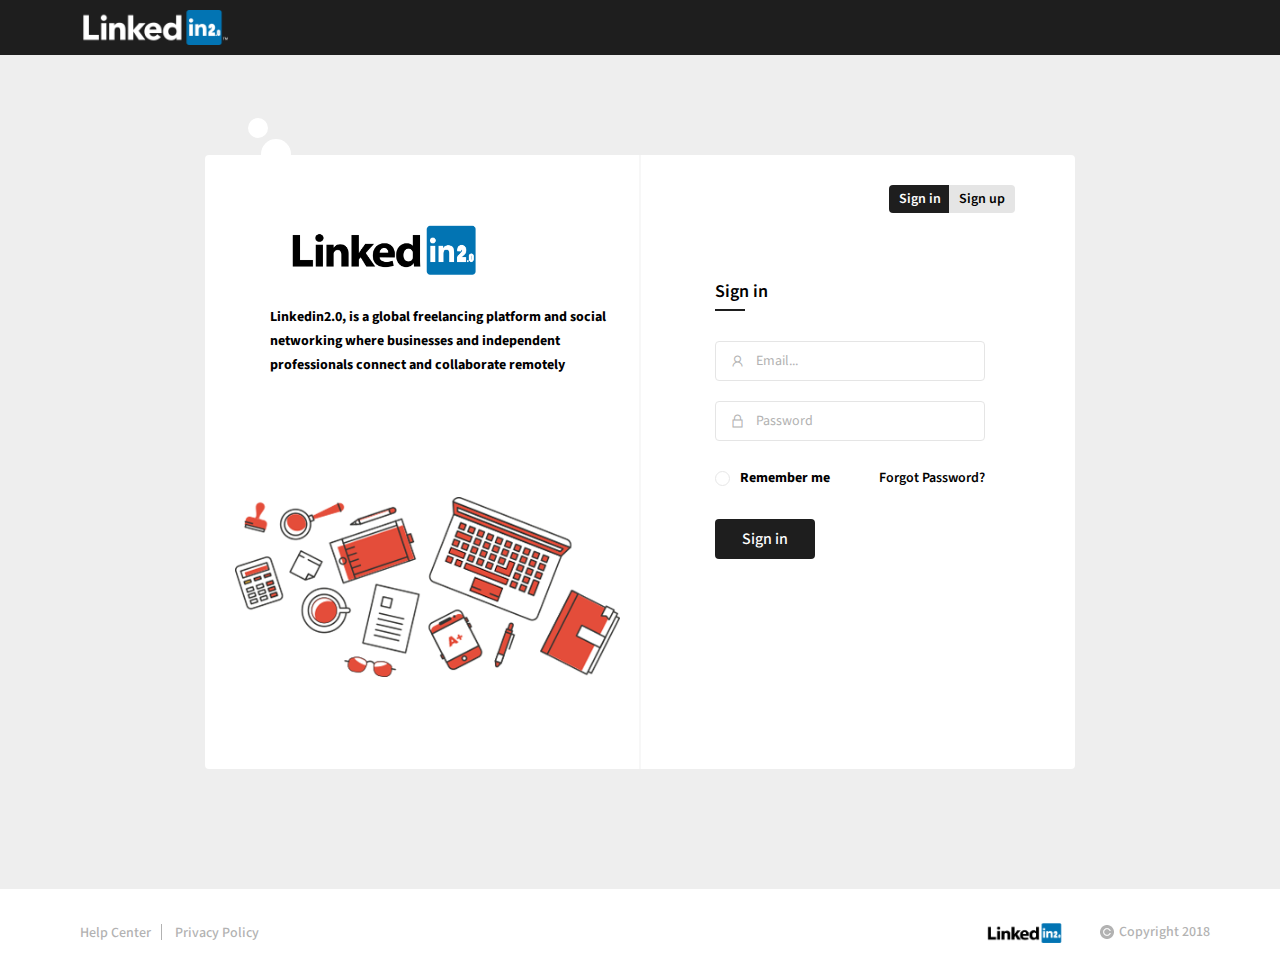
<file: websiteDesign/index.html>
<!doctype html>
<html>
<head>
  <meta charset="utf-8">
  <title>LinkedIn2</title>
  <meta name="viewport" content="width=device-width, initial-scale=1">
  <link rel="stylesheet" type="text/css" href="./css/animate.css">
  <link rel="stylesheet" type="text/css" href="./css/bootstrap.min.css">
  <link rel="stylesheet" type="text/css" href="./css/line-awesome.css">
  <link rel="stylesheet" type="text/css" href="./css/line-awesome-font-awesome.min.css">
  <link rel="stylesheet" type="text/css" href="./css/font-awesome.min.css">
  <link rel="stylesheet" type="text/css" href="./css/style.css">
  <link rel="stylesheet" type="text/css" href="./css/responsive.css">
</head>
<body>
	<div class="wrapper">
	
		<header>
		  <div class="container">
			<div class="header-data">
			  <div class="logo" style="margin-bottom: 10px">
				<a href='/' title=""><img src="./images/logo_white.png" height="35" alt=""></a>
			  </div>
			</div>
		  </div>
		</header>

		<!-- =================== Home ============== -->
		<div class="wrapper">
		  <div class="sign-in-page">
			<div class="signin-popup">
			  <div class="signin-pop" style="margin-bottom: 100px">
				<div class="row">
				  <div class="col-lg-6">
					<div class="cmp-info">
					  <div class="cm-logo">
						<img src="./images/logo_black.png" height="50" alt="">
						<br/>
						<p>Linkedin2.0,  is a global freelancing platform and social networking where businesses and independent professionals connect and collaborate remotely</p>
					  </div>
					  <img src="./images/cm-main-img.png" alt="">
					</div>
				  </div>
				  <div class="col-lg-6">
					<div class="login-sec">
					  <ul class="sign-control">
						<li data-tab="tab-1" class="current"><a href="#" title="">Sign in</a></li>
						<li data-tab="tab-2"><a href="#" title="">Sign up</a></li>
					  </ul>
					  <div class="sign_in_sec current" id="tab-1">
						<h3>Sign in</h3>
						<form>
						  <div class="row">
							<div class="col-lg-12 no-pdd">
							  <div class="sn-field">
								<input type="email" name="email" placeholder="Email...">
								<i class="la la-user"></i>
							  </div>
							</div>
							<div class="col-lg-12 no-pdd">
							  <div class="sn-field">
								<input type="password" name="password" placeholder="Password">
								<i class="la la-lock"></i>
							  </div>
							</div>
							<div class="col-lg-12 no-pdd">
							  <div class="checky-sec">
								<div class="fgt-sec">
								  <input type="checkbox" name="cc" id="c1">
								  <label for="c1">
									<span></span>
								  </label>
								  <small>Remember me</small>
								</div>
								<a href="#" title="">Forgot Password?</a>
							  </div>
							</div>
							<div class="col-lg-12 no-pdd">
							  <button type="submit" value="submit">Sign in</button>
							</div>
						  </div>
						</form>
					  </div>
					  <div class="sign_in_sec" id="tab-2">
						<div class="dff-tab current" id="tab-3">
						  <form>
							<div class="row">
							  <div class="col-lg-12 no-pdd">
								<div class="sn-field">
								  <input type="email" name="email" placeholder="Email...">
								  <i class="la la-briefcase"></i>
								</div>
							  </div>
							  <div class="col-lg-12 no-pdd">
								<div class="sn-field">
								  <input type="text" name="prenom" placeholder="Prenom">
								  <i class="la la-user"></i>
								</div>
							  </div>
							  <div class="col-lg-12 no-pdd">
								<div class="sn-field">
								  <input type="text" name="nom" placeholder="Nom">
								  <i class="la la-user"></i>
								</div>
							  </div>
							  <div class="col-lg-12 no-pdd">
								<div class="sn-field">
								  <input type="text" name="pays" placeholder="Pays">
								  <i class="la la-globe"></i>
								</div>
							  </div>
							  <div class="col-lg-12 no-pdd">
								<div class="sn-field">
								  <input type="text" name="titre" placeholder="titre">
								  <i class="la la-code-fork"></i>
								</div>
							  </div>
							  <div class="col-lg-12 no-pdd">
								<div class="sn-field">
								  <input type="password" name="password" placeholder="Password">
								  <i class="la la-lock"></i>
								</div>
							  </div>
							  <div class="col-lg-12 no-pdd">
								<div class="checky-sec st2">
								  <div class="fgt-sec">
									<input type="checkbox" name="cc" id="c2">
									<label for="c2">
									  <span></span>
									</label>
									<small>Yes, I understand and agree to the Linkedin2.0 Terms & Conditions.</small>
								  </div>
								</div>
							  </div>
							  <div class="col-lg-12 no-pdd">
								<button type="submit">Get Started</button>
							  </div>
							</div>
						  </form>
						</div>
					  </div>
					</div>
				  </div>
				</div>
			  </div>
			</div>
		  </div>
		</div>

		<!-- =================== !Home ============== -->

		<footer>
		  <div class="footy-sec mn no-margin">
			<div class="container">
			  <ul>
				<li><a href="#" title="">Help Center</a></li>
				<li><a href="#" title="">Privacy Policy</a></li>
			  </ul>
			  <p><img src="./images/copy-icon2.png" alt="">Copyright 2018</p>
			  <img class="fl-rgt" src="./images/logo_black.png" height="20" alt="">
			</div>
		  </div>
		</footer>
	</div>
	<script type="text/javascript" src="./js/jquery.min.js"></script>
	<script type="text/javascript" src="./js/popper.js"></script>
	<script type="text/javascript" src="./js/bootstrap.min.js"></script>
	<script type="text/javascript" src="./js/script.js"></script>
</body>
</html>
</file>
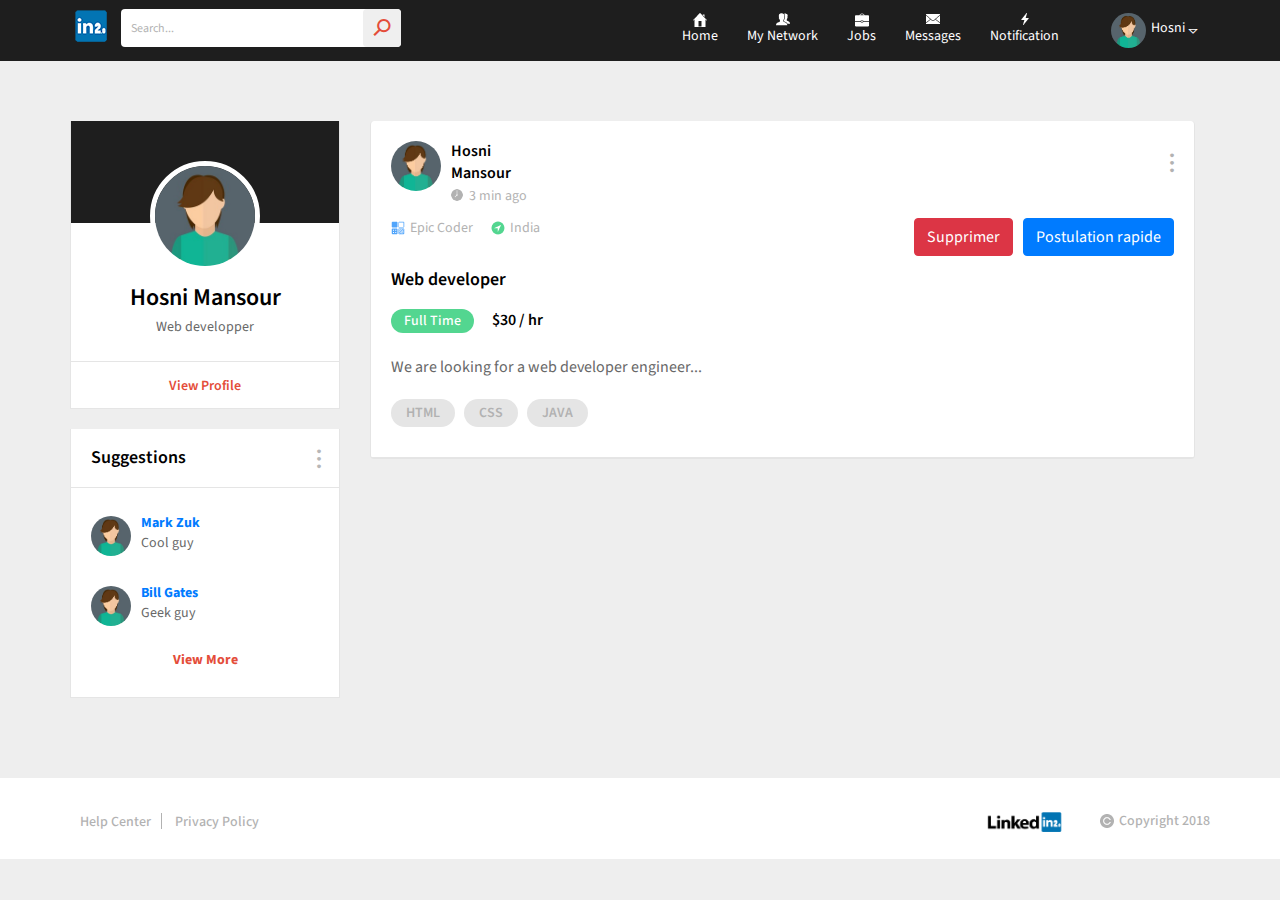
<file: websiteDesign/jobs.html>
<!doctype html>
<html>
<head>
  <meta charset="utf-8">
  <title>LinkedIn2</title>
  <meta name="viewport" content="width=device-width, initial-scale=1">
  <link rel="stylesheet" type="text/css" href="./css/animate.css">
  <link rel="stylesheet" type="text/css" href="./css/bootstrap.min.css">
  <link rel="stylesheet" type="text/css" href="./css/line-awesome.css">
  <link rel="stylesheet" type="text/css" href="./css/line-awesome-font-awesome.min.css">
  <link rel="stylesheet" type="text/css" href="./css/font-awesome.min.css">
  <link rel="stylesheet" type="text/css" href="./css/style.css">
  <link rel="stylesheet" type="text/css" href="./css/responsive.css">
</head>
<body>
	<div class="wrapper">
	
		<header>
		  <div class="container">
			<div class="header-data">
			  <div class="logo">
				<a title=""><img src="./images/logo.png" alt=""></a>
			  </div>
			  <div class="search-bar">
				<form>
				  <input type="text" name="search" placeholder="Search...">
				  <button type="submit"><i class="la la-search"></i></button>
				</form>
			  </div>
			  <nav>
				<ul>
				  <li>
					<a href="dashboard.html" title="">
					  <span><img src="./images/icon1.png" alt=""></span> Home
					</a>
				  </li>
				  <li>
					<a href="networks.html" title="">
					  <span><img src="./images/icon4.png" alt=""></span> My Network
					</a>
				  </li>
				  <li>
					<a href="jobs.html" title="">
					  <span><img src="./images/icon5.png" alt=""></span> Jobs
					</a>
				  </li>
				  <li>
					<a href="messages.html" title="" class="not-box-open">
					  <span><img src="./images/icon6.png" alt=""></span> Messages
					</a>
				  </li>
				  <li>
					<a href="notification.html" title="" class="not-box-open">
					  <span><img src="./images/icon7.png" alt=""></span> Notification
					</a>
				  </li>
				</ul>
			  </nav>

			  <div class="menu-btn">
				<a  title=""><i class="fa fa-bars"></i></a>
			  </div>

			  <div class="user-account">

				<div class="user-info">
				  <img src="./images/users/avatar.jpg" height="35" alt="">
				  <a title=""><strong>Hosni</strong></a>
				  <i class="la la-sort-down"></i>
				</div>
				<div class="user-account-settingss">
				  <ul class="us-links">
					<li><a href="profile.html">Profile</a></li>
				  </ul>
				  <h3 class="tc"><a title="">Logout</a></h3>
				</div>
			  </div>
			</div>
		  </div>
		</header>

		<!-- =================== Jobs ============== -->
		<main>
		  <div class="main-section">
			<div class="container">
			  <div class="main-section-data">
				<div class="row">
				  <div class="col-lg-3 col-md-4 pd-left-none no-pd">
					<div class="main-left-sidebar no-margin">
					  <div class="user-data full-width">

						<div class="user-profile">
						  <div class="username-dt">
							<div class="usr-pic">
							  <img src="./images/users/avatar.jpg" alt="">
							</div>
						  </div>
						  <div class="user-specs">
							<h3> Hosni Mansour</h3>
							<span> Web developper </span>
						  </div>
						</div>
						<ul class="user-fw-status">
						  <li>
							<a href="profile.html" title="">View Profile</a>
						  </li>
						</ul>
					  </div>
					  <div class="suggestions full-width">
						<div class="sd-title">
						  <h3>Suggestions</h3>
						  <i class="la la-ellipsis-v"></i>
						</div>
						<div class="suggestions-list">
						
						  <div class="suggestion-usd">
							<img src="./images/users/avatar.jpg" height="40" alt="">
							<div class="sgt-text">
							  <h4><a href="profile.html">Mark Zuk</a> </h4>
							  <span>Cool guy</span>
							</div>
						  </div>
						  
						  <div class="suggestion-usd">
							<img src="./images/users/avatar.jpg" height="40" alt="">
							<div class="sgt-text">
							  <h4><a href="profile.html">Bill Gates</a> </h4>
							  <span>Geek guy</span>
							</div>
						  </div>

						  <div class="view-more">
							<a href="#" title="">View More</a>
						  </div>
						</div>
					  </div>
					</div>
				  </div>
				  
				  <div class="col-lg-9 col-md-9 no-pd">
					<div class="main-ws-sec">
					  <div class="posts-section">
						<tr>
						  <div class="post-bar">
							<div class="post_topbar">
							  <div class="usy-dt">
								<img src="./images/users/avatar.jpg" height="50" alt="">
								<div class="usy-name">
								  <h3><td>Hosni</td></h3>
								  <h3><td>Mansour</td></h3>
								  <span><img src="./images/clock.png" alt="">3 min ago</span>
								</div>
							  </div>
							  <div class="ed-opts">
								<a href="#" title="" class="ed-opts-open"><i class="la la-ellipsis-v"></i></a>
								<ul class="ed-options">
								  <li><a href="#" title="">Close</a></li>
								  <li><a href="#" title="">Hide</a></li>
								</ul>
							  </div>
							</div>
							<div class="epi-sec">
							  <ul class="descp">
								<li><img src="./images/icon8.png" alt=""><span>Epic Coder</span></li>
								<li><img src="./images/icon9.png" alt=""><span>India</span></li>
							  </ul>
							  <ul class="bk-links">
								<li><button class="btn btn-danger">Supprimer</button></li>
								<li><button  class="btn btn-primary">Postulation rapide</button></li>
							  </ul>
							</div>
							<div class="job_descp">
							  <h3><td>Web developer</td></h3>
							  <ul class="job-dt">
								<li><a href="#" title="">Full Time</a></li>
								<li><span>$30 / hr</span></li>
							  </ul>
							  <p><td>We are looking for a web developer engineer</td>...</p>
							  <ul class="skill-tags">
								<li><a href="#" title="">HTML</a></li>
								<li><a href="#" title="">CSS</a></li>
								<li><a href="#" title="">JAVA</a></li>
							  </ul>
							</div>
						  </div>
						</tr>
					  </div>
					</div>
				  </div>
				</div>
			  </div>
			</div>
		  </div>
		</main>

		<!-- =================== !Jobs ============== -->

		<footer>
		  <div class="footy-sec mn no-margin">
			<div class="container">
			  <ul>
				<li><a href="#" title="">Help Center</a></li>
				<li><a href="#" title="">Privacy Policy</a></li>
			  </ul>
			  <p><img src="./images/copy-icon2.png" alt="">Copyright 2018</p>
			  <img class="fl-rgt" src="./images/logo_black.png" height="20" alt="">
			</div>
		  </div>
		</footer>
	</div>
	<script type="text/javascript" src="./js/jquery.min.js"></script>
	<script type="text/javascript" src="./js/popper.js"></script>
	<script type="text/javascript" src="./js/bootstrap.min.js"></script>
	<script type="text/javascript" src="./js/script.js"></script>
</body>
</html>
</file>
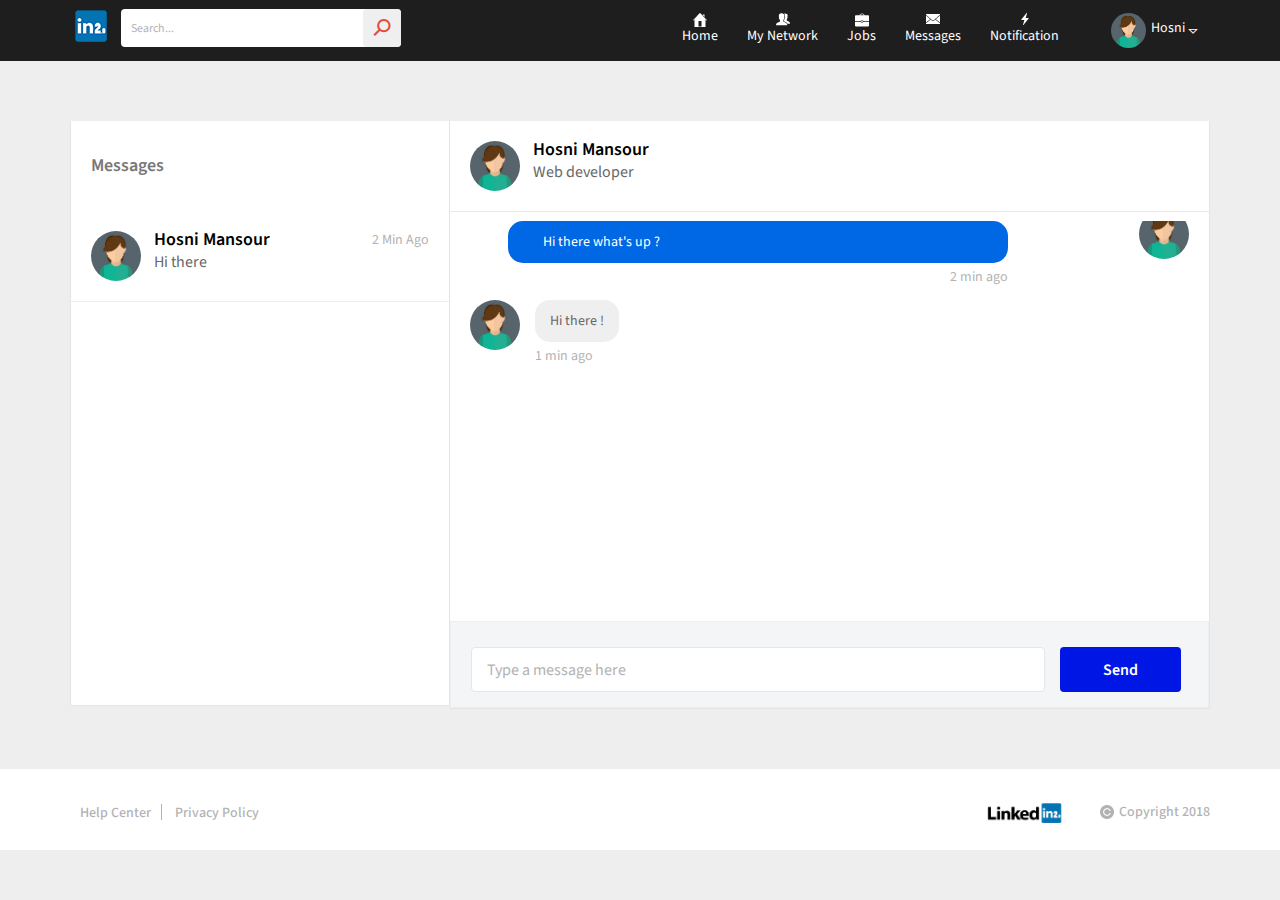
<file: websiteDesign/messages.html>
<!doctype html>
<html>
<head>
  <meta charset="utf-8">
  <title>LinkedIn2</title>
  <meta name="viewport" content="width=device-width, initial-scale=1">
  <link rel="stylesheet" type="text/css" href="./css/animate.css">
  <link rel="stylesheet" type="text/css" href="./css/bootstrap.min.css">
  <link rel="stylesheet" type="text/css" href="./css/line-awesome.css">
  <link rel="stylesheet" type="text/css" href="./css/line-awesome-font-awesome.min.css">
  <link rel="stylesheet" type="text/css" href="./css/font-awesome.min.css">
  <link rel="stylesheet" type="text/css" href="./css/style.css">
  <link rel="stylesheet" type="text/css" href="./css/responsive.css">
</head>
<body>
	<div class="wrapper">
	
		<header>
		  <div class="container">
			<div class="header-data">
			  <div class="logo">
				<a title=""><img src="./images/logo.png" alt=""></a>
			  </div>
			  <div class="search-bar">
				<form>
				  <input type="text" name="search" placeholder="Search...">
				  <button type="submit"><i class="la la-search"></i></button>
				</form>
			  </div>
			  <nav>
				<ul>
				  <li>
					<a href="dashboard.html" title="">
					  <span><img src="./images/icon1.png" alt=""></span> Home
					</a>
				  </li>
				  <li>
					<a href="networks.html" title="">
					  <span><img src="./images/icon4.png" alt=""></span> My Network
					</a>
				  </li>
				  <li>
					<a href="jobs.html" title="">
					  <span><img src="./images/icon5.png" alt=""></span> Jobs
					</a>
				  </li>
				  <li>
					<a href="messages.html" title="" class="not-box-open">
					  <span><img src="./images/icon6.png" alt=""></span> Messages
					</a>
				  </li>
				  <li>
					<a href="notification.html" title="" class="not-box-open">
					  <span><img src="./images/icon7.png" alt=""></span> Notification
					</a>
				  </li>
				</ul>
			  </nav>

			  <div class="menu-btn">
				<a  title=""><i class="fa fa-bars"></i></a>
			  </div>

			  <div class="user-account">

				<div class="user-info">
				  <img src="./images/users/avatar.jpg" height="35" alt="">
				  <a title=""><strong>Hosni</strong></a>
				  <i class="la la-sort-down"></i>
				</div>
				<div class="user-account-settingss">
				  <ul class="us-links">
					<li><a>Profile</a></li>
				  </ul>
				  <h3 class="tc"><a title="">Logout</a></h3>
				</div>
			  </div>
			</div>
		  </div>
		</header>

		<!-- =================== Messages ============== -->
		<section class="messages-page">
		  <div class="container">
			<div class="messages-sec">
			  <div class="row">
				<div class="col-lg-4 col-md-12 no-pdd">
				  <div class="msgs-list" id="style-4">
					<div class="msg-title">
					  <h3>Messages</h3>
					</div>
					<div class="messages-list">
					  <ul>
						  <li>
							<div class="usr-msg-details">
							  <div class="usr-ms-img">
								<img src="./images/users/avatar.jpg" alt="">
							  </div>
							  <div class="usr-mg-info">
								<h3>Hosni Mansour</h3>
								<p>Hi there</p>
							  </div>
							  <span class="posted_time">2 Min Ago</span>
							</div>
						  </li>
						</ul>
					</div>
				  </div>
				</div>

				<div class="col-lg-8 col-md-12 pd-right-none pd-left-none" >
				  <div class="main-conversation-box">
					<div class="messages-list">
					  <div class="message-bar-head">
						  <div class="usr-msg-details">
							<div class="usr-ms-img">
							  <img src="./images/users/avatar.jpg" alt="">
							</div>
							<div class="usr-mg-info">
							  <h3>Hosni Mansour</h3>
							  <p>Web developer</p>
							</div>
						  </div>
						</div>
						<div class="messages-line" id="style-4" style="margin-top: 100px">
						  <div class="chat-messages" >
							<div class="main-message-box ta-right" >
							  <div class="message-dt">
								<div class="message-inner-dt">
								  <p style="width: 500px;">Hi there what's up ?</p>
								</div>
								<span>2 min ago</span>
							  </div>
							  <div class="messg-usr-img">
								<img src="./images/users/avatar.jpg" alt="">
							  </div>
							</div>

							<div class="main-message-box st3" >
							  <div class="message-dt st3">
								<div class="message-inner-dt">
								  <p>Hi there !</p>
								</div>
								<span>1 min ago</span>
							  </div>
							  <div class="messg-usr-img">
								<img src="./images/users/avatar.jpg" alt="">
							  </div>
							</div>
						  </div>
						</div>
					</div>
					<div class="message-send-area" >
						<form>
						  <div class="mf-field">
							<input type="text" autocomplete="off" name="messageToSend" placeholder="Type a message here">
							<button type="submit">Send</button>
						  </div>
						</form>
					</div>
				  </div>
				</div>
			  </div>
			</div>
		  </div>
		</section>

		<!-- =================== !Messages ============== -->

		<footer>
		  <div class="footy-sec mn no-margin">
			<div class="container">
			  <ul>
				<li><a href="#" title="">Help Center</a></li>
				<li><a href="#" title="">Privacy Policy</a></li>
			  </ul>
			  <p><img src="./images/copy-icon2.png" alt="">Copyright 2018</p>
			  <img class="fl-rgt" src="./images/logo_black.png" height="20" alt="">
			</div>
		  </div>
		</footer>
	</div>
	<script type="text/javascript" src="./js/jquery.min.js"></script>
	<script type="text/javascript" src="./js/popper.js"></script>
	<script type="text/javascript" src="./js/bootstrap.min.js"></script>
	<script type="text/javascript" src="./js/script.js"></script>
</body>
</html>
</file>
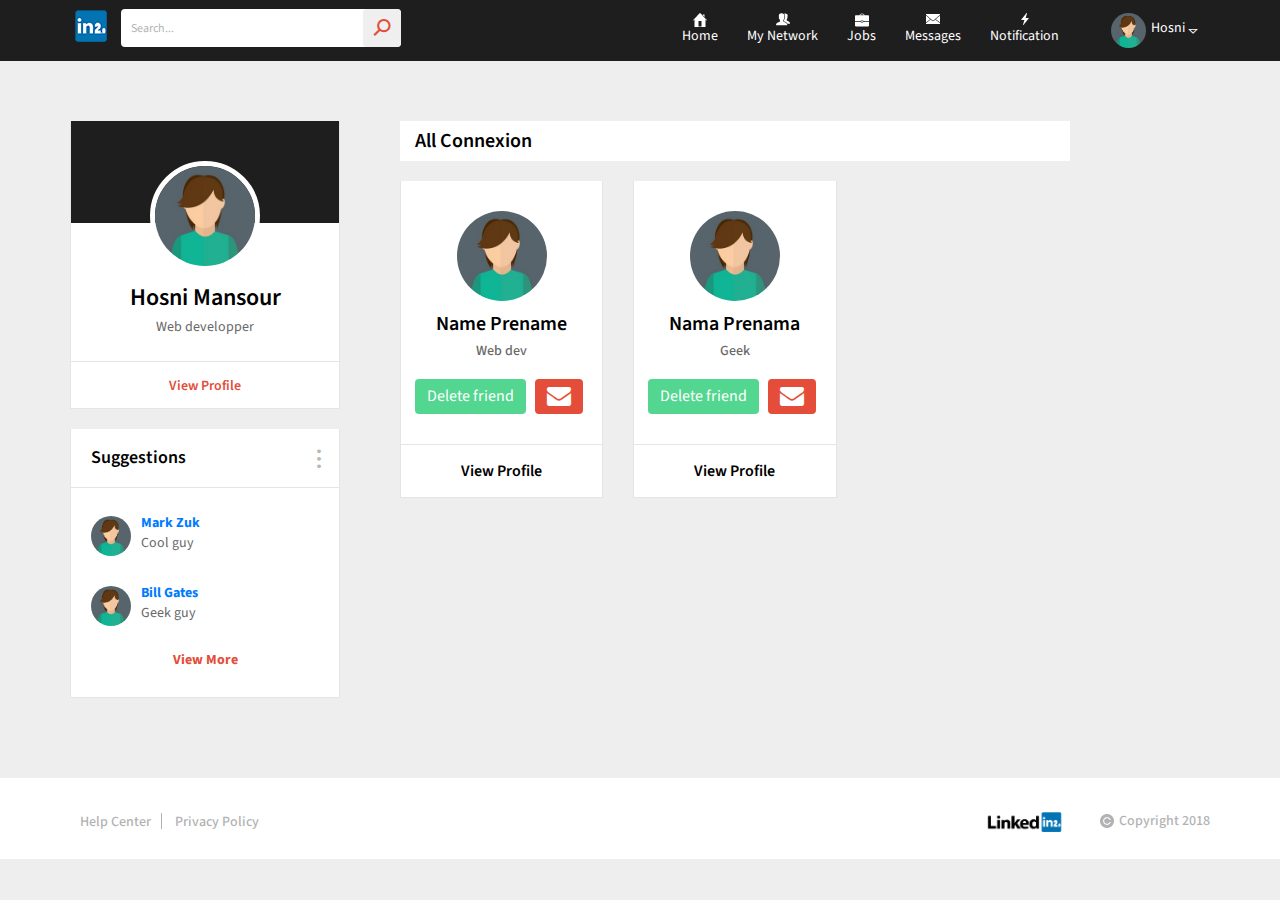
<file: websiteDesign/networks.html>
<!doctype html>
<html>
<head>
  <meta charset="utf-8">
  <title>LinkedIn2</title>
  <meta name="viewport" content="width=device-width, initial-scale=1">
  <link rel="stylesheet" type="text/css" href="./css/animate.css">
  <link rel="stylesheet" type="text/css" href="./css/bootstrap.min.css">
  <link rel="stylesheet" type="text/css" href="./css/line-awesome.css">
  <link rel="stylesheet" type="text/css" href="./css/line-awesome-font-awesome.min.css">
  <link rel="stylesheet" type="text/css" href="./css/font-awesome.min.css">
  <link rel="stylesheet" type="text/css" href="./css/style.css">
  <link rel="stylesheet" type="text/css" href="./css/responsive.css">
</head>
<body>
	<div class="wrapper">
	
		<header>
		  <div class="container">
			<div class="header-data">
			  <div class="logo">
				<a title=""><img src="./images/logo.png" alt=""></a>
			  </div>
			  <div class="search-bar">
				<form>
				  <input type="text" name="search" placeholder="Search...">
				  <button type="submit"><i class="la la-search"></i></button>
				</form>
			  </div>
			  <nav>
				<ul>
				  <li>
					<a href="dashboard.html" title="">
					  <span><img src="./images/icon1.png" alt=""></span> Home
					</a>
				  </li>
				  <li>
					<a href="networks.html" title="">
					  <span><img src="./images/icon4.png" alt=""></span> My Network
					</a>
				  </li>
				  <li>
					<a href="jobs.html" title="">
					  <span><img src="./images/icon5.png" alt=""></span> Jobs
					</a>
				  </li>
				  <li>
					<a href="messages.html" title="" class="not-box-open">
					  <span><img src="./images/icon6.png" alt=""></span> Messages
					</a>
				  </li>
				  <li>
					<a href="notification.html" title="" class="not-box-open">
					  <span><img src="./images/icon7.png" alt=""></span> Notification
					</a>
				  </li>
				</ul>
			  </nav>

			  <div class="menu-btn">
				<a  title=""><i class="fa fa-bars"></i></a>
			  </div>

			  <div class="user-account">

				<div class="user-info">
				  <img src="./images/users/avatar.jpg" height="35" alt="">
				  <a title=""><strong>Hosni</strong></a>
				  <i class="la la-sort-down"></i>
				</div>
				<div class="user-account-settingss">
				  <ul class="us-links">
					<li><a href="profile.html">Profile</a></li>
				  </ul>
				  <h3 class="tc"><a title="">Logout</a></h3>
				</div>
			  </div>
			</div>
		  </div>
		</header>

		<!-- =================== Networks ============== -->
		<main>
		  <div class="main-section">
			<div class="container">
			  <div class="main-section-data">
				<div class="row">
				  <div class="col-lg-3 col-md-4 pd-left-none no-pd">
					<div class="main-left-sidebar no-margin">
					  <div class="user-data full-width">

						<div class="user-profile">
						  <div class="username-dt">
							<div class="usr-pic">
							  <img src="./images/users/avatar.jpg" alt="">
							</div>
						  </div>
						  <div class="user-specs">
							<h3> Hosni Mansour</h3>
							<span> Web developper </span>
						  </div>
						</div>
						<ul class="user-fw-status">
						  <li>
							<a href="profile.html" title="">View Profile</a>
						  </li>
						</ul>
					  </div>
					  <div class="suggestions full-width">
						<div class="sd-title">
						  <h3>Suggestions</h3>
						  <i class="la la-ellipsis-v"></i>
						</div>
						<div class="suggestions-list">
						
						  <div class="suggestion-usd">
							<img src="./images/users/avatar.jpg" height="40" alt="">
							<div class="sgt-text">
							  <h4><a href="profile.html">Mark Zuk</a> </h4>
							  <span>Cool guy</span>
							</div>
						  </div>
						  
						  <div class="suggestion-usd">
							<img src="./images/users/avatar.jpg" height="40" alt="">
							<div class="sgt-text">
							  <h4><a href="profile.html">Bill Gates</a> </h4>
							  <span>Geek guy</span>
							</div>
						  </div>

						  <div class="view-more">
							<a href="#" title="">View More</a>
						  </div>
						</div>
					  </div>
					</div>
				  </div>
				  
				  <div class="col-lg-8 col-md-8 no-pd">
					<section>
					  <div class="container">
						<div class="company-title">
						  <h3>All Connexion</h3>
						</div>

						<div class="companies-list">
						  <div class="row">
							  <div class="col-lg-4 col-md-5 col-sm-6">
								<div class="company_profile_info">
								  <div class="company-up-info">
									<img src="./images/users/avatar.jpg" alt="">
									<h3>Name Prename</h3>
									<h4>Web dev</h4>
									<ul>
									  <li><a class="follow">Delete friend</a></li>
									  <li><a href="#" title="" class="message-us"><i class="fa fa-envelope"></i></a></li>
									</ul>
								  </div>
								  <a href="#" title="" class="view-more-pro">View Profile</a>
								</div>
							  </div>

							<div class="col-lg-4 col-md-5 col-sm-6">
							  <div class="company_profile_info">
								<div class="company-up-info">
								  <img src="./images/users/avatar.jpg" alt="">
								  <h3>Nama Prenama</h3>
								  <h4>Geek</h4>
								  <ul>
									<li><a class="follow">Delete friend</a></li>
									<li><a href="#" title="" class="message-us"><i class="fa fa-envelope"></i></a></li>
								  </ul>
								</div>
								<a href="#" title="" class="view-more-pro">View Profile</a>
							  </div>
							</div>
						  </div>
						</div>
					  </div>
					</section>

				  </div>
				  
				</div>
			  </div>
			</div>
		  </div>
		</main>

		<!-- =================== !Networks ============== -->

		<footer>
		  <div class="footy-sec mn no-margin">
			<div class="container">
			  <ul>
				<li><a href="#" title="">Help Center</a></li>
				<li><a href="#" title="">Privacy Policy</a></li>
			  </ul>
			  <p><img src="./images/copy-icon2.png" alt="">Copyright 2018</p>
			  <img class="fl-rgt" src="./images/logo_black.png" height="20" alt="">
			</div>
		  </div>
		</footer>
	</div>
	<script type="text/javascript" src="./js/jquery.min.js"></script>
	<script type="text/javascript" src="./js/popper.js"></script>
	<script type="text/javascript" src="./js/bootstrap.min.js"></script>
	<script type="text/javascript" src="./js/script.js"></script>
</body>
</html>
</file>
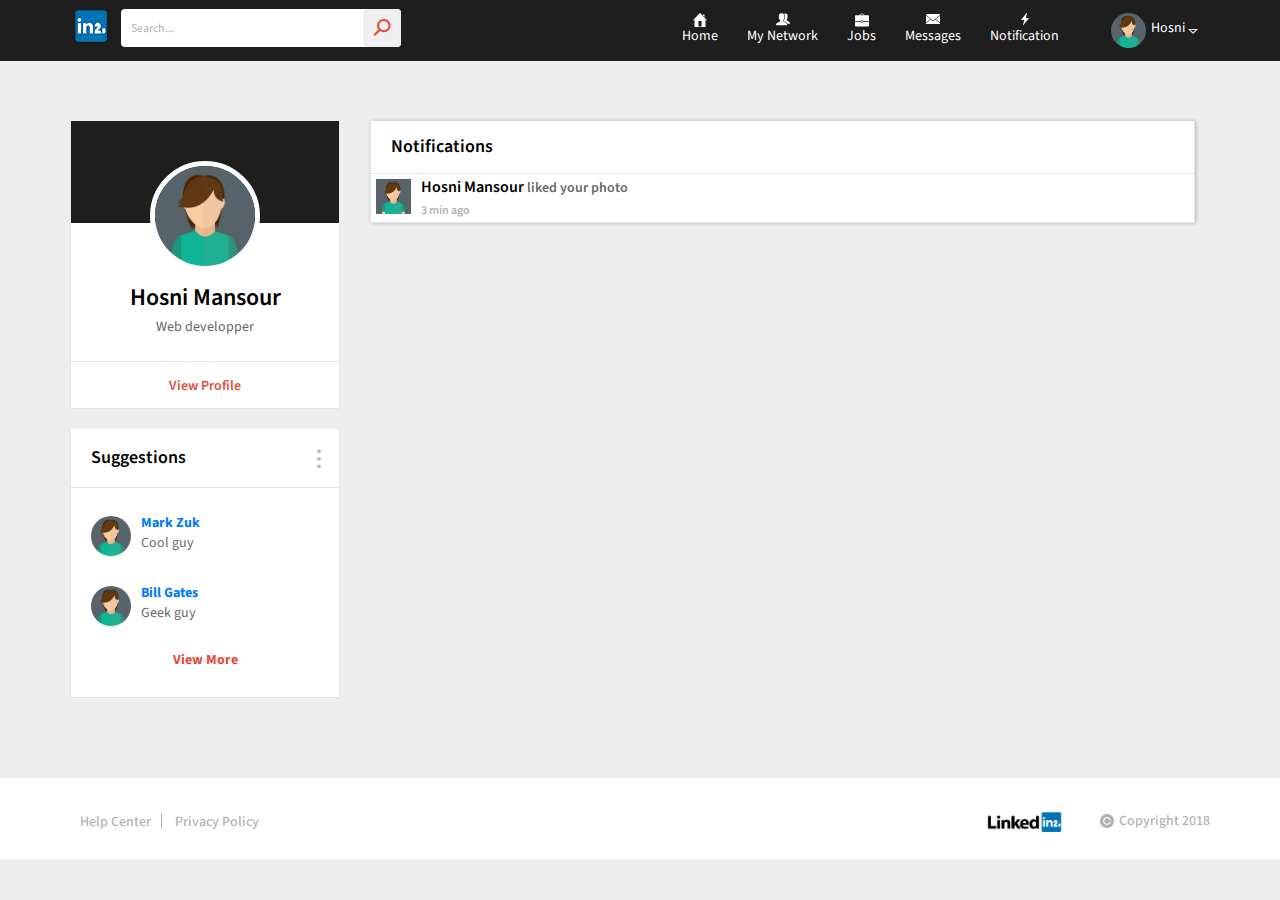
<file: websiteDesign/notification.html>
<!doctype html>
<html>
<head>
  <meta charset="utf-8">
  <title>LinkedIn2</title>
  <meta name="viewport" content="width=device-width, initial-scale=1">
  <link rel="stylesheet" type="text/css" href="./css/animate.css">
  <link rel="stylesheet" type="text/css" href="./css/bootstrap.min.css">
  <link rel="stylesheet" type="text/css" href="./css/line-awesome.css">
  <link rel="stylesheet" type="text/css" href="./css/line-awesome-font-awesome.min.css">
  <link rel="stylesheet" type="text/css" href="./css/font-awesome.min.css">
  <link rel="stylesheet" type="text/css" href="./css/style.css">
  <link rel="stylesheet" type="text/css" href="./css/responsive.css">
</head>
<body>
	<div class="wrapper">
	
		<header>
		  <div class="container">
			<div class="header-data">
			  <div class="logo">
				<a title=""><img src="./images/logo.png" alt=""></a>
			  </div>
			  <div class="search-bar">
				<form>
				  <input type="text" name="search" placeholder="Search...">
				  <button type="submit"><i class="la la-search"></i></button>
				</form>
			  </div>
			  <nav>
				<ul>
				  <li>
					<a href="dashboard.html" title="">
					  <span><img src="./images/icon1.png" alt=""></span> Home
					</a>
				  </li>
				  <li>
					<a href="networks.html" title="">
					  <span><img src="./images/icon4.png" alt=""></span> My Network
					</a>
				  </li>
				  <li>
					<a href="jobs.html" title="">
					  <span><img src="./images/icon5.png" alt=""></span> Jobs
					</a>
				  </li>
				  <li>
					<a href="messages.html" title="" class="not-box-open">
					  <span><img src="./images/icon6.png" alt=""></span> Messages
					</a>
				  </li>
				  <li>
					<a href="notification.html" title="" class="not-box-open">
					  <span><img src="./images/icon7.png" alt=""></span> Notification
					</a>
				  </li>
				</ul>
			  </nav>

			  <div class="menu-btn">
				<a  title=""><i class="fa fa-bars"></i></a>
			  </div>

			  <div class="user-account">

				<div class="user-info">
				  <img src="./images/users/avatar.jpg" height="35" alt="">
				  <a title=""><strong>Hosni</strong></a>
				  <i class="la la-sort-down"></i>
				</div>
				<div class="user-account-settingss">
				  <ul class="us-links">
					<li><a href="profile.html">Profile</a></li>
				  </ul>
				  <h3 class="tc"><a title="">Logout</a></h3>
				</div>
			  </div>
			</div>
		  </div>
		</header>

		<!-- =================== Notification ============== -->
		<main>
		  <div class="main-section">
			<div class="container">
			  <div class="main-section-data">
				<div class="row">
				  <div class="col-lg-3 col-md-4 pd-left-none no-pd">
					<div class="main-left-sidebar no-margin">
					  <div class="user-data full-width">

						<div class="user-profile">
						  <div class="username-dt">
							<div class="usr-pic">
							  <img src="./images/users/avatar.jpg" alt="">
							</div>
						  </div>
						  <div class="user-specs">
							<h3> Hosni Mansour</h3>
							<span> Web developper </span>
						  </div>
						</div>
						<ul class="user-fw-status">
						  <li>
							<a href="profile.html" title="">View Profile</a>
						  </li>
						</ul>
					  </div>
					  <div class="suggestions full-width">
						<div class="sd-title">
						  <h3>Suggestions</h3>
						  <i class="la la-ellipsis-v"></i>
						</div>
						<div class="suggestions-list">
						
						  <div class="suggestion-usd">
							<img src="./images/users/avatar.jpg" height="40" alt="">
							<div class="sgt-text">
							  <h4><a href="profile.html">Mark Zuk</a> </h4>
							  <span>Cool guy</span>
							</div>
						  </div>
						  
						  <div class="suggestion-usd">
							<img src="./images/users/avatar.jpg" height="40" alt="">
							<div class="sgt-text">
							  <h4><a href="profile.html">Bill Gates</a> </h4>
							  <span>Geek guy</span>
							</div>
						  </div>

						  <div class="view-more">
							<a href="#" title="">View More</a>
						  </div>
						</div>
					  </div>
					</div>
				  </div>
				  
				  <div class="col-lg-9 col-md-9 no-pd">
					<div class="acc-setting">
					  <h3>Notifications</h3>
					  <br/>
						<div class="notifications-list" style="margin: 5px 5px 5px 5px;" >
							<a>
							  <div class="noty-user-img">
								<img src="./images/users/avatar.jpg" alt="">
							  </div>
							  <div class="notification-info">
								<h3><a href="#" title="">Hosni Mansour</a> liked your photo</h3>
								<span>3 min ago</span>
							  </div>
							</a>
						</div>
						
					</div>
				  </div>
				</div>
			  </div>
			</div>
		  </div>
		</main>

		<!-- =================== !Notification ============== -->

		<footer>
		  <div class="footy-sec mn no-margin">
			<div class="container">
			  <ul>
				<li><a href="#" title="">Help Center</a></li>
				<li><a href="#" title="">Privacy Policy</a></li>
			  </ul>
			  <p><img src="./images/copy-icon2.png" alt="">Copyright 2018</p>
			  <img class="fl-rgt" src="./images/logo_black.png" height="20" alt="">
			</div>
		  </div>
		</footer>
	</div>
	<script type="text/javascript" src="./js/jquery.min.js"></script>
	<script type="text/javascript" src="./js/popper.js"></script>
	<script type="text/javascript" src="./js/bootstrap.min.js"></script>
	<script type="text/javascript" src="./js/script.js"></script>
</body>
</html>
</file>
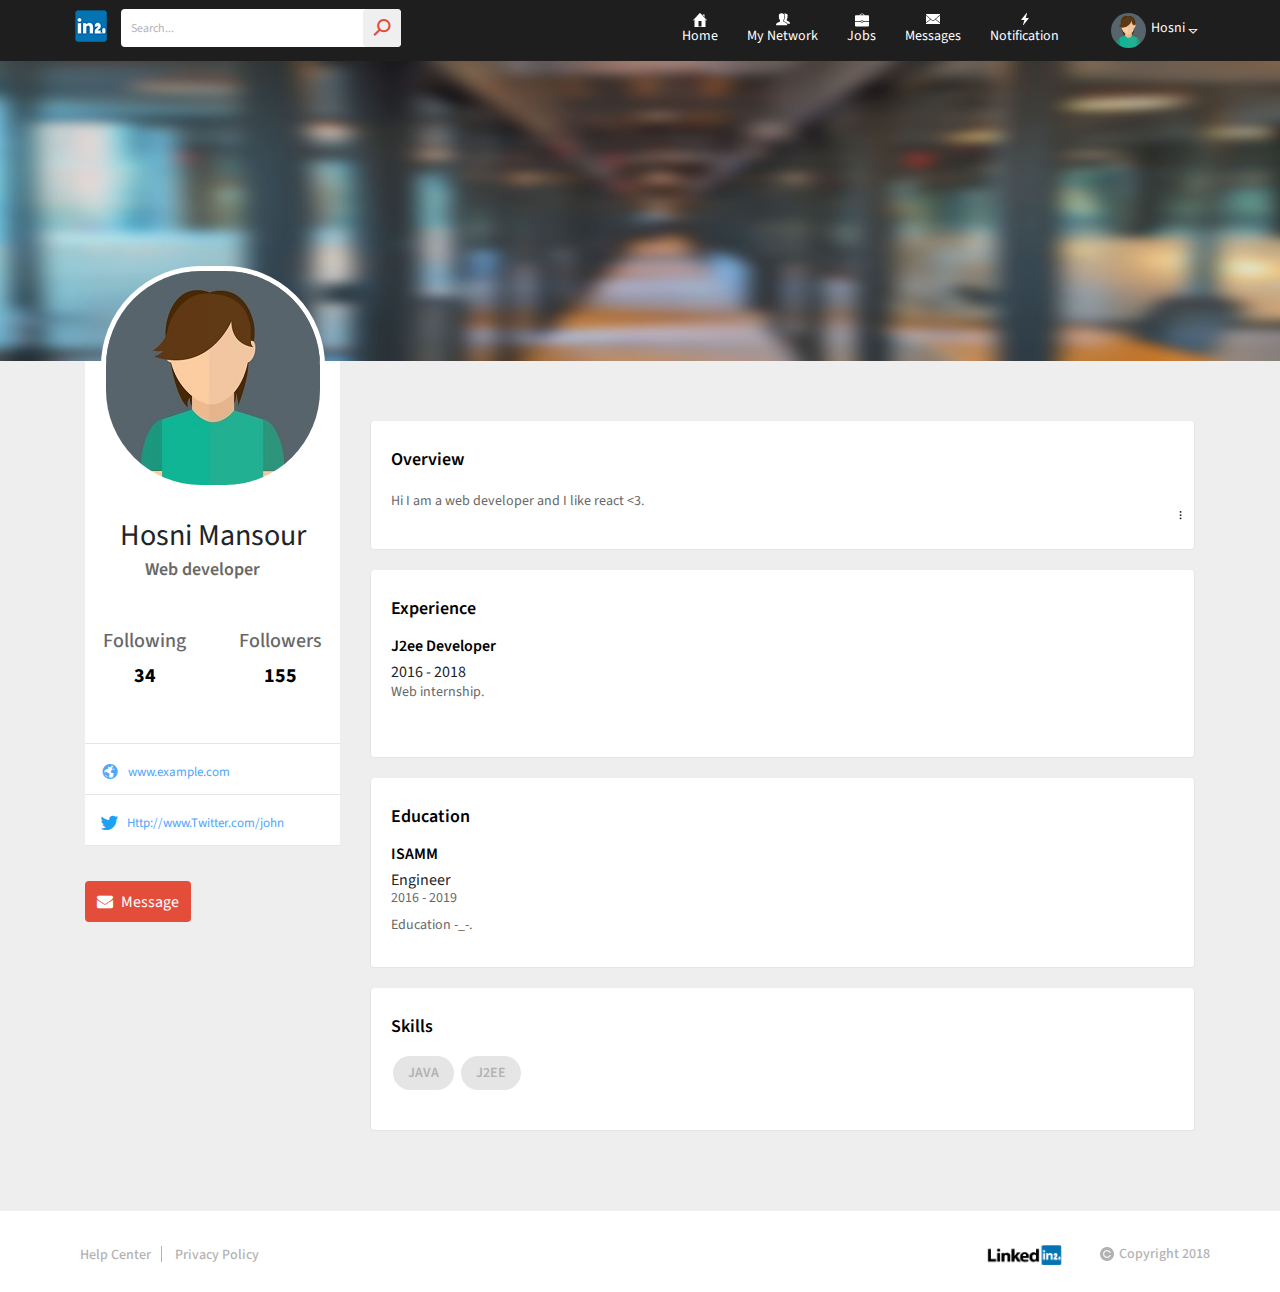
<file: websiteDesign/profile.html>
<!doctype html>
<html>
<head>
  <meta charset="utf-8">
  <title>LinkedIn2</title>
  <meta name="viewport" content="width=device-width, initial-scale=1">
  <link rel="stylesheet" type="text/css" href="./css/animate.css">
  <link rel="stylesheet" type="text/css" href="./css/bootstrap.min.css">
  <link rel="stylesheet" type="text/css" href="./css/line-awesome.css">
  <link rel="stylesheet" type="text/css" href="./css/line-awesome-font-awesome.min.css">
  <link rel="stylesheet" type="text/css" href="./css/font-awesome.min.css">
  <link rel="stylesheet" type="text/css" href="./css/style.css">
  <link rel="stylesheet" type="text/css" href="./css/responsive.css">
</head>
<body>
	<div class="wrapper">
		<header>
		  <div class="container">
			<div class="header-data">
			  <div class="logo">
				<a title=""><img src="./images/logo.png" alt=""></a>
			  </div>
			  <div class="search-bar">
				<form>
				  <input type="text" name="search" placeholder="Search...">
				  <button type="submit"><i class="la la-search"></i></button>
				</form>
			  </div>
			  <nav>
				<ul>
				  <li>
					<a href="dashboard.html" title="">
					  <span><img src="./images/icon1.png" alt=""></span> Home
					</a>
				  </li>
				  <li>
					<a href="networks.html" title="">
					  <span><img src="./images/icon4.png" alt=""></span> My Network
					</a>
				  </li>
				  <li>
					<a href="jobs.html" title="">
					  <span><img src="./images/icon5.png" alt=""></span> Jobs
					</a>
				  </li>
				  <li>
					<a href="messages.html" title="" class="not-box-open">
					  <span><img src="./images/icon6.png" alt=""></span> Messages
					</a>
				  </li>
				  <li>
					<a href="notification.html" title="" class="not-box-open">
					  <span><img src="./images/icon7.png" alt=""></span> Notification
					</a>
				  </li>
				</ul>
			  </nav>

			  <div class="menu-btn">
				<a  title=""><i class="fa fa-bars"></i></a>
			  </div>

			  <div class="user-account">

				<div class="user-info">
				  <img src="./images/users/avatar.jpg" height="35" alt="">
				  <a title=""><strong>Hosni</strong></a>
				  <i class="la la-sort-down"></i>
				</div>
				<div class="user-account-settingss">
				  <ul class="us-links">
					<li><a href="profile.html">Profile</a></li>
				  </ul>
				  <h3 class="tc"><a title="">Logout</a></h3>
				</div>
			  </div>
			</div>
		  </div>
		</header>

		<!-- =================== Profile ============== -->
		<section class="cover-sec">
		  <img src="./images/bg.jpg" height="300" alt="">
		</section>
		<main>
		  <div class="main-section">
			<div class="container">
			  <div class="main-section-data">
				<div class="row">
				  <div class="col-lg-3">
					<div class="main-left-sidebar">
					  <div class="user_profile">
						<div class="user-pro-img">
						  <img src="./images/users/avatar.jpg" alt="">
						</div>
						
						<div class="user_pro_status">
						
						<div class="star-descp text-center">
							<h2>Hosni Mansour</h2>
						  <span>Web developer</span>
						</div>
						
						  <ul class="flw-hr">
							  <ul class="flw-status">
								<li>
								  <span>Following</span>
								  <b>34</b>
								</li>
								<li>
								  <span>Followers</span>
								  <b>155</b>
								</li>
							  </ul>
						  </ul>
						</div>
						<ul class="social_links">
						  <li><a href="#" title=""><i class="la la-globe"></i> www.example.com</a></li>
						  <li><a href="#" title=""><i class="fa fa-twitter"></i> Http://www.Twitter.com/john</a></li>
						</ul>
					  </div>
					  <div class="right-sidebar">
						<div class="message-btn">
						  <a href="#" title=""><i class="fa fa-envelope"></i> Message</a>
						</div>
					  </div>
					</div>
				  </div>
				  <div class="col-lg-9">
					<div class="main-ws-sec">
					  
					  <div >
						<div class="user-profile-ov">
						  <h3>Overview</h3>
						  <div class="ed-opts">
							<a href="#" title="" class="ed-opts-open"><i class="la la-ellipsis-v"></i></a>
							<ul class="ed-options">
							  <li><a>Edit Post</a></li>
							</ul>
						  </div>
						  <p>Hi I am a web developer and I like react <3.</p>
						</div>
						<div class="user-profile-ov st2">
						  <h3>Experience</h3>
						  <tr>
						  <h4>J2ee Developer</h4>
							<h5>2016 - 2018</h5>
						  <p> Web internship. </p>
						</div>
						<div class="user-profile-ov">
						  <h3>Education</h3>
							<tr>
							  <h4>ISAMM</h4>
								<h5>Engineer</h5>
								<span><td> 2016 - 2019 </td></span>
						  <p>Education -_-. </p>
						</div>
				
						<div class="user-profile-ov">
						  <h3>Skills</h3>
						  <tr>
						  <ul>
							<li><a href="#" title="">JAVA</a></li>
							<li><a href="#" title="">J2EE</a></li>
						  </ul>
						</div>

					  </div>
					  <div class="product-feed-tab" id="portfolio-dd">
					  </div>
					</div>
				  </div>
				</div>
			  </div>
			</div>
		  </div>
		</main>


		<!-- =================== !Profile ============== -->

		<footer>
		  <div class="footy-sec mn no-margin">
			<div class="container">
			  <ul>
				<li><a href="#" title="">Help Center</a></li>
				<li><a href="#" title="">Privacy Policy</a></li>
			  </ul>
			  <p><img src="./images/copy-icon2.png" alt="">Copyright 2018</p>
			  <img class="fl-rgt" src="./images/logo_black.png" height="20" alt="">
			</div>
		  </div>
		</footer>
	</div>
	<script type="text/javascript" src="./js/jquery.min.js"></script>
	<script type="text/javascript" src="./js/popper.js"></script>
	<script type="text/javascript" src="./js/bootstrap.min.js"></script>
	<script type="text/javascript" src="./js/script.js"></script>
</body>
</html>
</file>
<file: websiteDesign/css/line-awesome.css>
/*!
 *  Line Awesome 1.1.0 by @icons_8 - https://icons8.com/line-awesome
 *  License - https://icons8.com/good-boy-license/ (Font: SIL OFL 1.1, CSS: MIT License)
 *
 * Made with love by Icons8 [ https://icons8.com/ ] using FontCustom [ https://github.com/FontCustom/fontcustom ]
 *
 * Contacts:
 *    [ https://icons8.com/contact ]
 *
 * Follow Icon8 on
 *    Twitter [ https://twitter.com/icons_8 ]
 *    Facebook [ https://www.facebook.com/Icons8 ]
 *    Google+ [ https://plus.google.com/+Icons8 ]
 *    GitHub [ https://github.com/icons8 ]
 */

@font-face {
  font-family: "LineAwesome";
  src: url("../fonts/line-awesome.eot?v=1.1.");
  src: url("../fonts/line-awesome.eot??v=1.1.#iefix") format("embedded-opentype"),
       url("../fonts/line-awesome.woff2?v=1.1.") format("woff2"),
       url("../fonts/line-awesome.woff?v=1.1.") format("woff"),
       url("../fonts/line-awesome.ttf?v=1.1.") format("truetype"),
       url("../fonts/line-awesome.svg?v=1.1.#fa") format("svg");
  font-weight: normal;
  font-style: normal;
}

@media screen and (-webkit-min-device-pixel-ratio:0) {
  @font-face {
    font-family: "LineAwesome";
    src: url("../fonts/line-awesome.svg?v=1.1.#fa") format("svg");
  }
}

/* Thanks to http://fontawesome.io @fontawesome and @davegandy */
.la {
    display: inline-block;
    font: normal normal normal 16px/1 "LineAwesome";
    font-size: inherit;
    text-decoration: inherit;
    text-rendering: optimizeLegibility;
    text-transform: none;
    -moz-osx-font-smoothing: grayscale;
    -webkit-font-smoothing: antialiased;
    font-smoothing: antialiased;
}
/* makes the font 33% larger relative to the icon container */
.la-lg {
    font-size: 1.33333333em;
    line-height: 0.75em;
    vertical-align: -15%;
}
.la-2x {
    font-size: 2em;
}
.la-3x {
    font-size: 3em;
}
.la-4x {
    font-size: 4em;
}
.la-5x {
    font-size: 5em;
}
.la-fw {
    width: 1.28571429em;
    text-align: center;
}
.la-ul {
    padding-left: 0;
    margin-left: 2.14285714em;
    list-style-type: none;
}
.la-ul > li {
    position: relative;
}
.la-li {
    position: absolute;
    left: -2.14285714em;
    width: 2.14285714em;
    top: 0.14285714em;
    text-align: center;
}
.la-li.la-lg {
    left: -1.85714286em;
}
.la-border {
    padding: .2em .25em .15em;
    border: solid 0.08em #eeeeee;
    border-radius: .1em;
}
.pull-right {
    float: right;
}
.pull-left {
    float: left;
}
.li.pull-left {
    margin-right: .3em;
}
.li.pull-right {
    margin-left: .3em;
}
.la-spin {
    -webkit-animation: fa-spin 2s infinite linear;
    animation: fa-spin 2s infinite linear;
}
@-webkit-keyframes fa-spin {
    0% {
        -webkit-transform: rotate(0deg);
        transform: rotate(0deg);
    }
    100% {
        -webkit-transform: rotate(359deg);
        transform: rotate(359deg);
    }
}
@keyframes fa-spin {
    0% {
        -webkit-transform: rotate(0deg);
        transform: rotate(0deg);
    }
    100% {
        -webkit-transform: rotate(359deg);
        transform: rotate(359deg);
    }
}
.la-rotate-90 {
    filter: progid:DXImageTransform.Microsoft.BasicImage(rotation=1);
    -webkit-transform: rotate(90deg);
    -ms-transform: rotate(90deg);
    transform: rotate(90deg);
}
.la-rotate-180 {
    filter: progid:DXImageTransform.Microsoft.BasicImage(rotation=2);
    -webkit-transform: rotate(180deg);
    -ms-transform: rotate(180deg);
    transform: rotate(180deg);
}
.la-rotate-270 {
    filter: progid:DXImageTransform.Microsoft.BasicImage(rotation=3);
    -webkit-transform: rotate(270deg);
    -ms-transform: rotate(270deg);
    transform: rotate(270deg);
}
.la-flip-horizontal {
    filter: progid:DXImageTransform.Microsoft.BasicImage(rotation=0, mirror=1);
    -webkit-transform: scale(-1, 1);
    -ms-transform: scale(-1, 1);
    transform: scale(-1, 1);
}
.la-flip-vertical {
    filter: progid:DXImageTransform.Microsoft.BasicImage(rotation=2, mirror=1);
    -webkit-transform: scale(1, -1);
    -ms-transform: scale(1, -1);
    transform: scale(1, -1);
}
:root .la-rotate-90,
:root .la-rotate-180,
:root .la-rotate-270,
:root .la-flip-horizontal,
:root .la-flip-vertical {
    filter: none;
}
.la-stack {
    position: relative;
    display: inline-block;
    width: 2em;
    height: 2em;
    line-height: 2em;
    vertical-align: middle;
}
.la-stack-1x,
.la-stack-2x {
    position: absolute;
    left: 0;
    width: 100%;
    text-align: center;
}
.la-stack-1x {
    line-height: inherit;
}
.la-stack-2x {
    font-size: 2em;
}
.la-inverse {
    color: #ffffff;
}
/* Thanks to http://fontawesome.io @fontawesome and @davegandy */

.la-500px:before { content: "\f100"; }
.la-adjust:before { content: "\f101"; }
.la-adn:before { content: "\f102"; }
.la-align-center:before { content: "\f103"; }
.la-align-justify:before { content: "\f104"; }
.la-align-left:before { content: "\f105"; }
.la-align-right:before { content: "\f106"; }
.la-amazon:before { content: "\f107"; }
.la-ambulance:before { content: "\f108"; }
.la-anchor:before { content: "\f109"; }
.la-android:before { content: "\f10a"; }
.la-angellist:before { content: "\f10b"; }
.la-angle-double-down:before { content: "\f10c"; }
.la-angle-double-left:before { content: "\f10d"; }
.la-angle-double-right:before { content: "\f10e"; }
.la-angle-double-up:before { content: "\f10f"; }
.la-angle-down:before { content: "\f110"; }
.la-angle-left:before { content: "\f111"; }
.la-angle-right:before { content: "\f112"; }
.la-angle-up:before { content: "\f113"; }
.la-apple:before { content: "\f114"; }
.la-archive:before { content: "\f115"; }
.la-area-chart:before { content: "\f116"; }
.la-arrow-circle-down:before { content: "\f117"; }
.la-arrow-circle-left:before { content: "\f118"; }
.la-arrow-circle-o-down:before { content: "\f119"; }
.la-arrow-circle-o-left:before { content: "\f11a"; }
.la-arrow-circle-o-right:before { content: "\f11b"; }
.la-arrow-circle-o-up:before { content: "\f11c"; }
.la-arrow-circle-right:before { content: "\f11d"; }
.la-arrow-circle-up:before { content: "\f11e"; }
.la-arrow-down:before { content: "\f11f"; }
.la-arrow-left:before { content: "\f120"; }
.la-arrow-right:before { content: "\f121"; }
.la-arrow-up:before { content: "\f122"; }
.la-arrows:before { content: "\f123"; }
.la-arrows-alt:before { content: "\f124"; }
.la-arrows-h:before { content: "\f125"; }
.la-arrows-v:before { content: "\f126"; }
.la-asterisk:before { content: "\f127"; }
.la-at:before { content: "\f128"; }
.la-automobile:before { content: "\f129"; }
.la-backward:before { content: "\f12a"; }
.la-balance-scale:before { content: "\f12b"; }
.la-ban:before { content: "\f12c"; }
.la-bank:before { content: "\f12d"; }
.la-bar-chart:before { content: "\f12e"; }
.la-bar-chart-o:before { content: "\f12f"; }
.la-barcode:before { content: "\f130"; }
.la-bars:before { content: "\f131"; }
.la-battery-0:before { content: "\f132"; }
.la-battery-1:before { content: "\f133"; }
.la-battery-2:before { content: "\f134"; }
.la-battery-3:before { content: "\f135"; }
.la-battery-4:before { content: "\f136"; }
.la-battery-empty:before { content: "\f137"; }
.la-battery-full:before { content: "\f138"; }
.la-battery-half:before { content: "\f139"; }
.la-battery-quarter:before { content: "\f13a"; }
.la-battery-three-quarters:before { content: "\f13b"; }
.la-bed:before { content: "\f13c"; }
.la-beer:before { content: "\f13d"; }
.la-behance:before { content: "\f13e"; }
.la-behance-square:before { content: "\f13f"; }
.la-bell:before { content: "\f140"; }
.la-bell-o:before { content: "\f141"; }
.la-bell-slash:before { content: "\f142"; }
.la-bell-slash-o:before { content: "\f143"; }
.la-bicycle:before { content: "\f144"; }
.la-binoculars:before { content: "\f145"; }
.la-birthday-cake:before { content: "\f146"; }
.la-bitbucket:before { content: "\f147"; }
.la-bitbucket-square:before { content: "\f148"; }
.la-bitcoin:before { content: "\f149"; }
.la-black-tie:before { content: "\f14a"; }
.la-bold:before { content: "\f14b"; }
.la-bolt:before { content: "\f14c"; }
.la-bomb:before { content: "\f14d"; }
.la-book:before { content: "\f14e"; }
.la-bookmark:before { content: "\f14f"; }
.la-bookmark-o:before { content: "\f150"; }
.la-briefcase:before { content: "\f151"; }
.la-btc:before { content: "\f152"; }
.la-bug:before { content: "\f153"; }
.la-building:before { content: "\f154"; }
.la-building-o:before { content: "\f155"; }
.la-bullhorn:before { content: "\f156"; }
.la-bullseye:before { content: "\f157"; }
.la-bus:before { content: "\f158"; }
.la-buysellads:before { content: "\f159"; }
.la-cab:before { content: "\f15a"; }
.la-calculator:before { content: "\f15b"; }
.la-calendar:before { content: "\f15c"; }
.la-calendar-check-o:before { content: "\f15d"; }
.la-calendar-minus-o:before { content: "\f15e"; }
.la-calendar-o:before { content: "\f15f"; }
.la-calendar-plus-o:before { content: "\f160"; }
.la-calendar-times-o:before { content: "\f161"; }
.la-camera:before { content: "\f162"; }
.la-camera-retro:before { content: "\f163"; }
.la-car:before { content: "\f164"; }
.la-caret-down:before { content: "\f165"; }
.la-caret-left:before { content: "\f166"; }
.la-caret-right:before { content: "\f167"; }
.la-caret-square-o-down:before, .la-toggle-down:before { content: "\f168"; }
.la-caret-square-o-left:before, .la-toggle-left:before { content: "\f169"; }
.la-caret-square-o-right:before, .la-toggle-right:before { content: "\f16a"; }
.la-caret-square-o-up:before, .la-toggle-up:before { content: "\f16b"; }
.la-caret-up:before { content: "\f16c"; }
.la-cart-arrow-down:before { content: "\f16d"; }
.la-cart-plus:before { content: "\f16e"; }
.la-cc:before { content: "\f16f"; }
.la-cc-amex:before { content: "\f170"; }
.la-cc-diners-club:before { content: "\f171"; }
.la-cc-discover:before { content: "\f172"; }
.la-cc-jcb:before { content: "\f173"; }
.la-cc-mastercard:before { content: "\f174"; }
.la-cc-paypal:before { content: "\f175"; }
.la-cc-stripe:before { content: "\f176"; }
.la-cc-visa:before { content: "\f177"; }
.la-certificate:before { content: "\f178"; }
.la-chain:before { content: "\f179"; }
.la-chain-broken:before { content: "\f17a"; }
.la-check:before { content: "\f17b"; }
.la-check-circle:before { content: "\f17c"; }
.la-check-circle-o:before { content: "\f17d"; }
.la-check-square:before { content: "\f17e"; }
.la-check-square-o:before { content: "\f17f"; }
.la-chevron-circle-down:before { content: "\f180"; }
.la-chevron-circle-left:before { content: "\f181"; }
.la-chevron-circle-right:before { content: "\f182"; }
.la-chevron-circle-up:before { content: "\f183"; }
.la-chevron-down:before { content: "\f184"; }
.la-chevron-left:before { content: "\f185"; }
.la-chevron-right:before { content: "\f186"; }
.la-chevron-up:before { content: "\f187"; }
.la-child:before { content: "\f188"; }
.la-chrome:before { content: "\f189"; }
.la-circle:before { content: "\f18a"; }
.la-circle-o:before { content: "\f18b"; }
.la-circle-o-notch:before { content: "\f18c"; }
.la-circle-thin:before { content: "\f18d"; }
.la-clipboard:before { content: "\f18e"; }
.la-clock-o:before { content: "\f18f"; }
.la-clone:before { content: "\f190"; }
.la-close:before { content: "\f191"; }
.la-cloud:before { content: "\f192"; }
.la-cloud-download:before { content: "\f193"; }
.la-cloud-upload:before { content: "\f194"; }
.la-cny:before { content: "\f195"; }
.la-code:before { content: "\f196"; }
.la-code-fork:before { content: "\f197"; }
.la-codepen:before { content: "\f198"; }
.la-coffee:before { content: "\f199"; }
.la-cog:before { content: "\f19a"; }
.la-cogs:before { content: "\f19b"; }
.la-columns:before { content: "\f19c"; }
.la-comment:before { content: "\f19d"; }
.la-comment-o:before { content: "\f19e"; }
.la-commenting:before { content: "\f19f"; }
.la-commenting-o:before { content: "\f1a0"; }
.la-comments:before { content: "\f1a1"; }
.la-comments-o:before { content: "\f1a2"; }
.la-compass:before { content: "\f1a3"; }
.la-compress:before { content: "\f1a4"; }
.la-connectdevelop:before { content: "\f1a5"; }
.la-contao:before { content: "\f1a6"; }
.la-copy:before { content: "\f1a7"; }
.la-copyright:before { content: "\f1a8"; }
.la-creative-commons:before { content: "\f1a9"; }
.la-credit-card:before { content: "\f1aa"; }
.la-crop:before { content: "\f1ab"; }
.la-crosshairs:before { content: "\f1ac"; }
.la-css3:before { content: "\f1ad"; }
.la-cube:before { content: "\f1ae"; }
.la-cubes:before { content: "\f1af"; }
.la-cut:before { content: "\f1b0"; }
.la-cutlery:before { content: "\f1b1"; }
.la-dashboard:before { content: "\f1b2"; }
.la-dashcube:before { content: "\f1b3"; }
.la-database:before { content: "\f1b4"; }
.la-dedent:before { content: "\f1b5"; }
.la-delicious:before { content: "\f1b6"; }
.la-desktop:before { content: "\f1b7"; }
.la-deviantart:before { content: "\f1b8"; }
.la-diamond:before { content: "\f1b9"; }
.la-digg:before { content: "\f1ba"; }
.la-dollar:before { content: "\f1bb"; }
.la-dot-circle-o:before { content: "\f1bc"; }
.la-download:before { content: "\f1bd"; }
.la-dribbble:before { content: "\f1be"; }
.la-dropbox:before { content: "\f1bf"; }
.la-drupal:before { content: "\f1c0"; }
.la-edit:before { content: "\f1c1"; }
.la-eject:before { content: "\f1c2"; }
.la-ellipsis-h:before { content: "\f1c3"; }
.la-ellipsis-v:before { content: "\f1c4"; }
.la-empire:before, .la-ge:before { content: "\f1c5"; }
.la-envelope:before { content: "\f1c6"; }
.la-envelope-o:before { content: "\f1c7"; }
.la-envelope-square:before { content: "\f1c8"; }
.la-eraser:before { content: "\f1c9"; }
.la-eur:before { content: "\f1ca"; }
.la-euro:before { content: "\f1cb"; }
.la-exchange:before { content: "\f1cc"; }
.la-exclamation:before { content: "\f1cd"; }
.la-exclamation-circle:before { content: "\f1ce"; }
.la-exclamation-triangle:before { content: "\f1cf"; }
.la-expand:before { content: "\f1d0"; }
.la-expeditedssl:before { content: "\f1d1"; }
.la-external-link:before { content: "\f1d2"; }
.la-external-link-square:before { content: "\f1d3"; }
.la-eye:before { content: "\f1d4"; }
.la-eye-slash:before { content: "\f1d5"; }
.la-eyedropper:before { content: "\f1d6"; }
.la-facebook:before, .la-facebook-f:before { content: "\f1d7"; }
.la-facebook-official:before { content: "\f1d8"; }
.la-facebook-square:before { content: "\f1d9"; }
.la-fast-backward:before { content: "\f1da"; }
.la-fast-forward:before { content: "\f1db"; }
.la-fax:before { content: "\f1dc"; }
.la-female:before { content: "\f1dd"; }
.la-fighter-jet:before { content: "\f1de"; }
.la-file:before { content: "\f1df"; }
.la-file-archive-o:before { content: "\f1e0"; }
.la-file-audio-o:before { content: "\f1e1"; }
.la-file-code-o:before { content: "\f1e2"; }
.la-file-excel-o:before { content: "\f1e3"; }
.la-file-image-o:before { content: "\f1e4"; }
.la-file-movie-o:before { content: "\f1e5"; }
.la-file-o:before { content: "\f1e6"; }
.la-file-pdf-o:before { content: "\f1e7"; }
.la-file-photo-o:before { content: "\f1e8"; }
.la-file-picture-o:before { content: "\f1e9"; }
.la-file-powerpoint-o:before { content: "\f1ea"; }
.la-file-sound-o:before { content: "\f1eb"; }
.la-file-text:before { content: "\f1ec"; }
.la-file-text-o:before { content: "\f1ed"; }
.la-file-video-o:before { content: "\f1ee"; }
.la-file-word-o:before { content: "\f1ef"; }
.la-file-zip-o:before { content: "\f1f0"; }
.la-files-o:before { content: "\f1f1"; }
.la-film:before { content: "\f1f2"; }
.la-filter:before { content: "\f1f3"; }
.la-fire:before { content: "\f1f4"; }
.la-fire-extinguisher:before { content: "\f1f5"; }
.la-firefox:before { content: "\f1f6"; }
.la-flag:before { content: "\f1f7"; }
.la-flag-checkered:before { content: "\f1f8"; }
.la-flag-o:before { content: "\f1f9"; }
.la-flash:before { content: "\f1fa"; }
.la-flask:before { content: "\f1fb"; }
.la-flickr:before { content: "\f1fc"; }
.la-floppy-o:before { content: "\f1fd"; }
.la-folder:before { content: "\f1fe"; }
.la-folder-o:before { content: "\f1ff"; }
.la-folder-open:before { content: "\f200"; }
.la-folder-open-o:before { content: "\f201"; }
.la-font:before { content: "\f202"; }
.la-fonticons:before { content: "\f203"; }
.la-forumbee:before { content: "\f204"; }
.la-forward:before { content: "\f205"; }
.la-foursquare:before { content: "\f206"; }
.la-frown-o:before { content: "\f207"; }
.la-futbol-o:before, .la-soccer-ball-o:before { content: "\f208"; }
.la-gamepad:before { content: "\f209"; }
.la-gavel:before { content: "\f20a"; }
.la-gbp:before { content: "\f20b"; }
.la-gear:before { content: "\f20c"; }
.la-gears:before { content: "\f20d"; }
.la-genderless:before { content: "\f20e"; }
.la-get-pocket:before { content: "\f20f"; }
.la-gg:before { content: "\f210"; }
.la-gg-circle:before { content: "\f211"; }
.la-gift:before { content: "\f212"; }
.la-git:before { content: "\f213"; }
.la-git-square:before { content: "\f214"; }
.la-github:before { content: "\f215"; }
.la-github-alt:before { content: "\f216"; }
.la-github-square:before { content: "\f217"; }
.la-glass:before { content: "\f218"; }
.la-globe:before { content: "\f219"; }
.la-google:before { content: "\f21a"; }
.la-google-plus:before { content: "\f21b"; }
.la-google-plus-square:before { content: "\f21c"; }
.la-google-wallet:before { content: "\f21d"; }
.la-graduation-cap:before { content: "\f21e"; }
.la-gratipay:before, .la-gittip:before { content: "\f21f"; }
.la-group:before { content: "\f220"; }
.la-h-square:before { content: "\f221"; }
.la-hacker-news:before { content: "\f222"; }
.la-hand-grab-o:before { content: "\f223"; }
.la-hand-lizard-o:before { content: "\f224"; }
.la-hand-o-down:before { content: "\f225"; }
.la-hand-o-left:before { content: "\f226"; }
.la-hand-o-right:before { content: "\f227"; }
.la-hand-o-up:before { content: "\f228"; }
.la-hand-paper-o:before { content: "\f229"; }
.la-hand-peace-o:before { content: "\f22a"; }
.la-hand-pointer-o:before { content: "\f22b"; }
.la-hand-rock-o:before { content: "\f22c"; }
.la-hand-scissors-o:before { content: "\f22d"; }
.la-hand-spock-o:before { content: "\f22e"; }
.la-hand-stop-o:before { content: "\f22f"; }
.la-hdd-o:before { content: "\f230"; }
.la-header:before { content: "\f231"; }
.la-headphones:before { content: "\f232"; }
.la-heart:before { content: "\f233"; }
.la-heart-o:before { content: "\f234"; }
.la-heartbeat:before { content: "\f235"; }
.la-history:before { content: "\f236"; }
.la-home:before { content: "\f237"; }
.la-hospital-o:before { content: "\f238"; }
.la-hotel:before { content: "\f239"; }
.la-hourglass:before { content: "\f23a"; }
.la-hourglass-1:before { content: "\f23b"; }
.la-hourglass-2:before { content: "\f23c"; }
.la-hourglass-3:before { content: "\f23d"; }
.la-hourglass-end:before { content: "\f23e"; }
.la-hourglass-half:before { content: "\f23f"; }
.la-hourglass-o:before { content: "\f240"; }
.la-hourglass-start:before { content: "\f241"; }
.la-houzz:before { content: "\f242"; }
.la-html5:before { content: "\f243"; }
.la-i-cursor:before { content: "\f244"; }
.la-ils:before { content: "\f245"; }
.la-image:before { content: "\f246"; }
.la-inbox:before { content: "\f247"; }
.la-indent:before { content: "\f248"; }
.la-industry:before { content: "\f249"; }
.la-info:before { content: "\f24a"; }
.la-info-circle:before { content: "\f24b"; }
.la-inr:before { content: "\f24c"; }
.la-instagram:before { content: "\f24d"; }
.la-institution:before { content: "\f24e"; }
.la-internet-explorer:before { content: "\f24f"; }
.la-ioxhost:before { content: "\f250"; }
.la-italic:before { content: "\f251"; }
.la-joomla:before { content: "\f252"; }
.la-jpy:before { content: "\f253"; }
.la-jsfiddle:before { content: "\f254"; }
.la-key:before { content: "\f255"; }
.la-keyboard-o:before { content: "\f256"; }
.la-krw:before { content: "\f257"; }
.la-language:before { content: "\f258"; }
.la-laptop:before { content: "\f259"; }
.la-lastfm:before { content: "\f25a"; }
.la-lastfm-square:before { content: "\f25b"; }
.la-leaf:before { content: "\f25c"; }
.la-leanpub:before { content: "\f25d"; }
.la-legal:before { content: "\f25e"; }
.la-lemon-o:before { content: "\f25f"; }
.la-level-down:before { content: "\f260"; }
.la-level-up:before { content: "\f261"; }
.la-life-bouy:before { content: "\f262"; }
.la-life-buoy:before { content: "\f263"; }
.la-life-ring:before, .la-support:before { content: "\f264"; }
.la-life-saver:before { content: "\f265"; }
.la-lightbulb-o:before { content: "\f266"; }
.la-line-chart:before { content: "\f267"; }
.la-link:before { content: "\f268"; }
.la-linkedin:before { content: "\f269"; }
.la-linkedin-square:before { content: "\f26a"; }
.la-linux:before { content: "\f26b"; }
.la-list:before { content: "\f26c"; }
.la-list-alt:before { content: "\f26d"; }
.la-list-ol:before { content: "\f26e"; }
.la-list-ul:before { content: "\f26f"; }
.la-location-arrow:before { content: "\f270"; }
.la-lock:before { content: "\f271"; }
.la-long-arrow-down:before { content: "\f272"; }
.la-long-arrow-left:before { content: "\f273"; }
.la-long-arrow-right:before { content: "\f274"; }
.la-long-arrow-up:before { content: "\f275"; }
.la-magic:before { content: "\f276"; }
.la-magnet:before { content: "\f277"; }
.la-mail-forward:before { content: "\f278"; }
.la-mail-reply:before { content: "\f279"; }
.la-mail-reply-all:before { content: "\f27a"; }
.la-male:before { content: "\f27b"; }
.la-map:before { content: "\f27c"; }
.la-map-marker:before { content: "\f27d"; }
.la-map-o:before { content: "\f27e"; }
.la-map-pin:before { content: "\f27f"; }
.la-map-signs:before { content: "\f280"; }
.la-mars:before { content: "\f281"; }
.la-mars-double:before { content: "\f282"; }
.la-mars-stroke:before { content: "\f283"; }
.la-mars-stroke-h:before { content: "\f284"; }
.la-mars-stroke-v:before { content: "\f285"; }
.la-maxcdn:before { content: "\f286"; }
.la-meanpath:before { content: "\f287"; }
.la-medium:before { content: "\f288"; }
.la-medkit:before { content: "\f289"; }
.la-meh-o:before { content: "\f28a"; }
.la-mercury:before { content: "\f28b"; }
.la-microphone:before { content: "\f28c"; }
.la-microphone-slash:before { content: "\f28d"; }
.la-minus:before { content: "\f28e"; }
.la-minus-circle:before { content: "\f28f"; }
.la-minus-square:before { content: "\f290"; }
.la-minus-square-o:before { content: "\f291"; }
.la-mobile:before { content: "\f292"; }
.la-mobile-phone:before { content: "\f293"; }
.la-money:before { content: "\f294"; }
.la-moon-o:before { content: "\f295"; }
.la-mortar-board:before { content: "\f296"; }
.la-motorcycle:before { content: "\f297"; }
.la-mouse-pointer:before { content: "\f298"; }
.la-music:before { content: "\f299"; }
.la-navicon:before { content: "\f29a"; }
.la-neuter:before { content: "\f29b"; }
.la-newspaper-o:before { content: "\f29c"; }
.la-object-group:before { content: "\f29d"; }
.la-object-ungroup:before { content: "\f29e"; }
.la-odnoklassniki:before { content: "\f29f"; }
.la-odnoklassniki-square:before { content: "\f2a0"; }
.la-opencart:before { content: "\f2a1"; }
.la-openid:before { content: "\f2a2"; }
.la-opera:before { content: "\f2a3"; }
.la-optin-monster:before { content: "\f2a4"; }
.la-outdent:before { content: "\f2a5"; }
.la-pagelines:before { content: "\f2a6"; }
.la-paint-brush:before { content: "\f2a7"; }
.la-paper-plane:before, .la-send:before { content: "\f2a8"; }
.la-paper-plane-o:before, .la-send-o:before { content: "\f2a9"; }
.la-paperclip:before { content: "\f2aa"; }
.la-paragraph:before { content: "\f2ab"; }
.la-paste:before { content: "\f2ac"; }
.la-pause:before { content: "\f2ad"; }
.la-paw:before { content: "\f2ae"; }
.la-paypal:before { content: "\f2af"; }
.la-pencil:before { content: "\f2b0"; }
.la-pencil-square:before { content: "\f2b1"; }
.la-pencil-square-o:before { content: "\f2b2"; }
.la-phone:before { content: "\f2b3"; }
.la-phone-square:before { content: "\f2b4"; }
.la-photo:before { content: "\f2b5"; }
.la-picture-o:before { content: "\f2b6"; }
.la-pie-chart:before { content: "\f2b7"; }
.la-pied-piper:before { content: "\f2b8"; }
.la-pied-piper-alt:before { content: "\f2b9"; }
.la-pinterest:before { content: "\f2ba"; }
.la-pinterest-p:before { content: "\f2bb"; }
.la-pinterest-square:before { content: "\f2bc"; }
.la-plane:before { content: "\f2bd"; }
.la-play:before { content: "\f2be"; }
.la-play-circle:before { content: "\f2bf"; }
.la-play-circle-o:before { content: "\f2c0"; }
.la-plug:before { content: "\f2c1"; }
.la-plus:before { content: "\f2c2"; }
.la-plus-circle:before { content: "\f2c3"; }
.la-plus-square:before { content: "\f2c4"; }
.la-plus-square-o:before { content: "\f2c5"; }
.la-power-off:before { content: "\f2c6"; }
.la-print:before { content: "\f2c7"; }
.la-puzzle-piece:before { content: "\f2c8"; }
.la-qq:before { content: "\f2c9"; }
.la-qrcode:before { content: "\f2ca"; }
.la-question:before { content: "\f2cb"; }
.la-question-circle:before { content: "\f2cc"; }
.la-quote-left:before { content: "\f2cd"; }
.la-quote-right:before { content: "\f2ce"; }
.la-ra:before { content: "\f2cf"; }
.la-random:before { content: "\f2d0"; }
.la-rebel:before { content: "\f2d1"; }
.la-recycle:before { content: "\f2d2"; }
.la-reddit:before { content: "\f2d3"; }
.la-reddit-square:before { content: "\f2d4"; }
.la-refresh:before { content: "\f2d5"; }
.la-registered:before { content: "\f2d6"; }
.la-renren:before { content: "\f2d7"; }
.la-reorder:before { content: "\f2d8"; }
.la-repeat:before { content: "\f2d9"; }
.la-reply:before { content: "\f2da"; }
.la-reply-all:before { content: "\f2db"; }
.la-retweet:before { content: "\f2dc"; }
.la-rmb:before { content: "\f2dd"; }
.la-road:before { content: "\f2de"; }
.la-rocket:before { content: "\f2df"; }
.la-rotate-left:before { content: "\f2e0"; }
.la-rotate-right:before { content: "\f2e1"; }
.la-rouble:before { content: "\f2e2"; }
.la-rss:before, .la-feed:before { content: "\f2e3"; }
.la-rss-square:before { content: "\f2e4"; }
.la-rub:before { content: "\f2e5"; }
.la-ruble:before { content: "\f2e6"; }
.la-rupee:before { content: "\f2e7"; }
.la-safari:before { content: "\f2e8"; }
.la-save:before { content: "\f2e9"; }
.la-scissors:before { content: "\f2ea"; }
.la-search:before { content: "\f2eb"; }
.la-search-minus:before { content: "\f2ec"; }
.la-search-plus:before { content: "\f2ed"; }
.la-sellsy:before { content: "\f2ee"; }
.la-server:before { content: "\f2ef"; }
.la-share:before { content: "\f2f0"; }
.la-share-alt:before { content: "\f2f1"; }
.la-share-alt-square:before { content: "\f2f2"; }
.la-share-square:before { content: "\f2f3"; }
.la-share-square-o:before { content: "\f2f4"; }
.la-shekel:before { content: "\f2f5"; }
.la-sheqel:before { content: "\f2f6"; }
.la-shield:before { content: "\f2f7"; }
.la-ship:before { content: "\f2f8"; }
.la-shirtsinbulk:before { content: "\f2f9"; }
.la-shopping-cart:before { content: "\f2fa"; }
.la-sign-in:before { content: "\f2fb"; }
.la-sign-out:before { content: "\f2fc"; }
.la-signal:before { content: "\f2fd"; }
.la-simplybuilt:before { content: "\f2fe"; }
.la-sitemap:before { content: "\f2ff"; }
.la-skyatlas:before { content: "\f300"; }
.la-skype:before { content: "\f301"; }
.la-slack:before { content: "\f302"; }
.la-sliders:before { content: "\f303"; }
.la-slideshare:before { content: "\f304"; }
.la-smile-o:before { content: "\f305"; }
.la-sort:before, .la-unsorted:before { content: "\f306"; }
.la-sort-alpha-asc:before { content: "\f307"; }
.la-sort-alpha-desc:before { content: "\f308"; }
.la-sort-amount-asc:before { content: "\f309"; }
.la-sort-amount-desc:before { content: "\f30a"; }
.la-sort-asc:before, .la-sort-up:before { content: "\f30b"; }
.la-sort-desc:before, .la-sort-down:before { content: "\f30c"; }
.la-sort-numeric-asc:before { content: "\f30d"; }
.la-sort-numeric-desc:before { content: "\f30e"; }
.la-soundcloud:before { content: "\f30f"; }
.la-space-shuttle:before { content: "\f310"; }
.la-spinner:before { content: "\f311"; }
.la-spoon:before { content: "\f312"; }
.la-spotify:before { content: "\f313"; }
.la-square:before { content: "\f314"; }
.la-square-o:before { content: "\f315"; }
.la-stack-exchange:before { content: "\f316"; }
.la-stack-overflow:before { content: "\f317"; }
.la-star:before { content: "\f318"; }
.la-star-half:before { content: "\f319"; }
.la-star-half-o:before, .la-star-half-full:before, .la-star-half-empty:before { content: "\f31a"; }
.la-star-o:before { content: "\f31b"; }
.la-steam:before { content: "\f31c"; }
.la-steam-square:before { content: "\f31d"; }
.la-step-backward:before { content: "\f31e"; }
.la-step-forward:before { content: "\f31f"; }
.la-stethoscope:before { content: "\f320"; }
.la-sticky-note:before { content: "\f321"; }
.la-sticky-note-o:before { content: "\f322"; }
.la-stop:before { content: "\f323"; }
.la-street-view:before { content: "\f324"; }
.la-strikethrough:before { content: "\f325"; }
.la-stumbleupon:before { content: "\f326"; }
.la-stumbleupon-circle:before { content: "\f327"; }
.la-subscript:before { content: "\f328"; }
.la-subway:before { content: "\f329"; }
.la-suitcase:before { content: "\f32a"; }
.la-sun-o:before { content: "\f32b"; }
.la-superscript:before { content: "\f32c"; }
.la-table:before { content: "\f32d"; }
.la-tablet:before { content: "\f32e"; }
.la-tachometer:before { content: "\f32f"; }
.la-tag:before { content: "\f330"; }
.la-tags:before { content: "\f331"; }
.la-tasks:before { content: "\f332"; }
.la-taxi:before { content: "\f333"; }
.la-television:before, .la-tv:before { content: "\f334"; }
.la-tencent-weibo:before { content: "\f335"; }
.la-terminal:before { content: "\f336"; }
.la-text-height:before { content: "\f337"; }
.la-text-width:before { content: "\f338"; }
.la-th:before { content: "\f339"; }
.la-th-large:before { content: "\f33a"; }
.la-th-list:before { content: "\f33b"; }
.la-thumb-tack:before { content: "\f33c"; }
.la-thumbs-down:before { content: "\f33d"; }
.la-thumbs-o-down:before { content: "\f33e"; }
.la-thumbs-o-up:before { content: "\f33f"; }
.la-thumbs-up:before { content: "\f340"; }
.la-ticket:before { content: "\f341"; }
.la-times:before, .la-remove:before { content: "\f342"; }
.la-times-circle:before { content: "\f343"; }
.la-times-circle-o:before { content: "\f344"; }
.la-tint:before { content: "\f345"; }
.la-toggle-off:before { content: "\f346"; }
.la-toggle-on:before { content: "\f347"; }
.la-trademark:before { content: "\f348"; }
.la-train:before { content: "\f349"; }
.la-transgender:before, .la-intersex:before { content: "\f34a"; }
.la-transgender-alt:before { content: "\f34b"; }
.la-trash:before { content: "\f34c"; }
.la-trash-o:before { content: "\f34d"; }
.la-tree:before { content: "\f34e"; }
.la-trello:before { content: "\f34f"; }
.la-tripadvisor:before { content: "\f350"; }
.la-trophy:before { content: "\f351"; }
.la-truck:before { content: "\f352"; }
.la-try:before { content: "\f353"; }
.la-tty:before { content: "\f354"; }
.la-tumblr:before { content: "\f355"; }
.la-tumblr-square:before { content: "\f356"; }
.la-turkish-lira:before { content: "\f357"; }
.la-twitch:before { content: "\f358"; }
.la-twitter:before { content: "\f359"; }
.la-twitter-square:before { content: "\f35a"; }
.la-umbrella:before { content: "\f35b"; }
.la-underline:before { content: "\f35c"; }
.la-undo:before { content: "\f35d"; }
.la-university:before { content: "\f35e"; }
.la-unlink:before { content: "\f35f"; }
.la-unlock:before { content: "\f360"; }
.la-unlock-alt:before { content: "\f361"; }
.la-upload:before { content: "\f362"; }
.la-usd:before { content: "\f363"; }
.la-user:before { content: "\f364"; }
.la-user-md:before { content: "\f365"; }
.la-user-plus:before { content: "\f366"; }
.la-user-secret:before { content: "\f367"; }
.la-user-times:before { content: "\f368"; }
.la-users:before { content: "\f369"; }
.la-venus:before { content: "\f36a"; }
.la-venus-double:before { content: "\f36b"; }
.la-venus-mars:before { content: "\f36c"; }
.la-viacoin:before { content: "\f36d"; }
.la-video-camera:before { content: "\f36e"; }
.la-vimeo:before { content: "\f36f"; }
.la-vimeo-square:before { content: "\f370"; }
.la-vine:before { content: "\f371"; }
.la-vk:before { content: "\f372"; }
.la-volume-down:before { content: "\f373"; }
.la-volume-off:before { content: "\f374"; }
.la-volume-up:before { content: "\f375"; }
.la-warning:before { content: "\f376"; }
.la-wechat:before { content: "\f377"; }
.la-weibo:before { content: "\f378"; }
.la-weixin:before { content: "\f379"; }
.la-whatsapp:before { content: "\f37a"; }
.la-wheelchair:before { content: "\f37b"; }
.la-wifi:before { content: "\f37c"; }
.la-wikipedia-w:before { content: "\f37d"; }
.la-windows:before { content: "\f37e"; }
.la-won:before { content: "\f37f"; }
.la-wordpress:before { content: "\f380"; }
.la-wrench:before { content: "\f381"; }
.la-xing:before { content: "\f382"; }
.la-xing-square:before { content: "\f383"; }
.la-y-combinator:before { content: "\f384"; }
.la-y-combinator-square:before { content: "\f385"; }
.la-yahoo:before { content: "\f386"; }
.la-yc:before { content: "\f387"; }
.la-yc-square:before { content: "\f388"; }
.la-yelp:before { content: "\f389"; }
.la-yen:before { content: "\f38a"; }
.la-youtube:before { content: "\f38b"; }
.la-youtube-play:before { content: "\f38c"; }
.la-youtube-square:before { content: "\f38d"; }
</file>
<file: websiteDesign/css/responsive.css>
@media (max-width: 1200px) {
	header nav {position: fixed;top: 0;left: 0;width: 200px;height: 100%;background-color: #e44d3a;padding: 25px 20px;opacity: 0;visibility: hidden;z-index: 0}
	header nav.active {opacity: 1;visibility: visible;z-index: 9999;}
	header nav ul li {float: left;width: 100%;text-align: left;padding: 0 0 0 0;margin-bottom: 20px;}
	.menu-btn {display: block;}
	header nav ul li span {display: inline-block;margin-right: 10px;}
	.widget-about h3 {font-size: 16px;}
	.widget-about span {font-size: 13px;}
	.suggestion-usd {padding: 15px 5px;}
	.cp-sec p {margin-top: 10px;float: none;}
	.comment_box input {width: 281px;}
	.job-details {width: 112px;}
	.job-details h3 {line-height: 18px;}
	.sd-title h3 {font-size: 15px;}
	.cp-sec > img {text-align: center;float: none;}
	.cp-sec {text-align: center;}
	.flw-status li {margin-right: 10px;}
	.flw-status li span {font-size: 16px;}
	.social_links li a {font-size: 10px;}
	.footy-sec ul {width: 100%;text-align: center;}
	.fl-rgt {float: none;margin-top: 0;padding-bottom: 20px;width: auto;padding-right: 0;}
	.footy-sec.mn p {margin-top: 0;padding-bottom: 20px;}
	.footy-sec.mn ul {padding: 30px 0 25px 0;}
	.hr-rate {margin-top: 10px;}
	.filter-secs {margin-bottom: 40px;}
	.tab-feed ul li {margin-bottom: 30px;}
	.star-descp > a {float: left;width: 100%;margin-left: 0;margin-top: 10px;}
	.tab-feed {margin-bottom: 30px;}
	.footy-sec p {width: 100%;text-align: center;margin-top: 15px;}
	.footy-sec p img {float: none;top: 2px;}
	.footy-sec {text-align: center;}
	.search-bar.st2 {display: none;}
	.usr_quest {width: 85%;}
	.full-pagi {display: block !important;}
	.post_comment_sec {width: 85%;}
	.acc-leftbar .nav-tabs > a i {width: 30px;}
	.acc-leftbar .nav-tabs > a {font-size: 14px;}
	.notification-box {left: 100%;top: 0;}
	nav ul ul {left: 50%;top: 0;border: 1px solid #e4e4e4;padding-left: 20px;padding-right: 20px;}
	.sgt-text span {font-size: 12px;}
}


@media (max-width: 991px) {
	.sgt-text span {font-size: 14px;}
	main {padding: 20px 0 60px 0;}
	.user-specs span {font-size: 13px;}
	.comment_box input {width: 275px;}
	.job-details {width: auto;}
	.hr-rate {margin-top: 15px;}
	.suggestion-usd {padding: 15px 20px;}
	.right-sidebar {margin-top: 50px;}
	.companies-info {padding: 30px 0 60px 0;}
	.pf-gallery ul li {width: auto;}
	.social_links li a {font-size: 13px;}
	.footy-sec.mn ul li {margin-bottom: 10px;}
	.user-pro-img > a {left: 56%;}
	.no-pd {padding: 0;}
	.footy-sec ul li {margin-bottom: 10px;}
	.cm-logo {padding-left: 0;}
	.signin-pop::before {display: none;}
	.cmp-info > img {display: none;}
	.cm-logo {margin-bottom: 0px;}
	.sign-control {text-align: left;}
	.sign_in_sec {padding: 0 20px;}
	.sign-control {padding-left: 20px;padding-right: 0;margin-bottom: 30px;}
	.login-resources ul li {float: none;width: auto;display: inline-block;margin-right: 10px;}
	.login-resources ul li a {padding: 13px 15px;}
	.signin-popup {width: 100%;padding: 0 20px;}
	.cmp-info {padding: 40px 20px 0 20px;}
	.signup-tab {margin-top: 0;}
	.full-pagi {margin-bottom: 20px;}
	.widget-adver img {width: auto;}
	.widget-adver {text-align: center;}
	.widget-adver img {float: none;}
	.next-prev {margin-bottom: 20px;}
	.msgs-list {margin-bottom: 30px;}
	.acc-leftbar .nav-tabs > a i {width: 40px;}
	.acc-leftbar .nav-tabs > a {font-size: 16px;}
	.acc-leftbar {margin-bottom: 30px;}
	.profile-account-setting {margin-bottom: 50px;}
	.profile-bx-info {margin-bottom: 25px;}
	.profile-bx-details {margin-bottom: -25px;}
}


@media (max-width: 768px) {
	.login_register {display: none;}
	.forum-bar ul {float: right;}
	.comment_box input {width: 84%;}
	.comment_box {width: 88%;}
	.no-pd {padding: 0;}
	.sign-in-page {padding: 60px 0;}
	.overview-box {width: 100%;}
	.close-box {top: -23px;right: 2px;}
	.forum-links ul li {margin-right: 20px;}
	.forum-links ul li a {font-size: 13px;}
	.forum-links-btn {display: block;}
	.forum-links {position: fixed;top: 0;left: 0;width: 240px;background-color: #e44d3a;height: 100%;padding: 0 20px;opacity: 0;visibility: hidden;}
	.forum-links ul li {float: left;width: 100%;padding: 0;margin-bottom: 20px;}
	.forum-links ul li a {color: #fff;font-size: 16px;}
	.forum-questions .usr_quest {width: 100%;padding: 0;}
	.forum-questions .usr_img {margin-bottom: 15px;}
	.page-link {padding: 10px;}
	.pvr {padding: 10px;}
	.forum-post-view .usr_quest {width: 100%;padding: 0;margin-top: 20px;}
	.mf-field input {width: 100%;margin-bottom: 20px;}
	.mf-field button {margin-left: 0;margin-bottom: 10px;}
	.message-inner-dt > img {margin-bottom: 10px;}
}


@media (max-width: 576px) {
	.signin-pop {margin-bottom: 40px;}
	.login-resources ul li {margin-bottom: 7px;}
	.logo {width: 100%;text-align: center;}
	.logo img {float: none;}
	.search-bar {width: 100%;}
	.user-account {float: left;}
	.cm_img {width: 100%;text-align: center;margin-bottom: 10px;}
	.cm_img img {float: none;}
	.comment_box {width: 100%;}
	.comment_box input {width: 100%;margin-bottom: 10px;}
	.comment_box form button {float: none;}
	.post-comment {text-align: center;}
	.comment_box form button {padding: 0 15px;}
	.job-details {width: 80%;}
	.cover-sec {height: 200px;}
	.cover-sec img {height: 100%;object-fit: cover;}
	.star-descp > ul {width: 100%;margin-top: 10px;}
	.like-com li {margin-right: 5px;}
	.bk-links {width: 100%;margin-top: 15px;}
	main {padding: 20px 0 40px 0}
	.bk-links {margin-bottom: 10px;}
	.star-descp {margin-bottom: 25px;}
	.like-com li {float: left;width: 100%;margin-bottom: 15px;}
	.job-status-bar > a {float: left;width: 100%;margin-top: -5px;}
	.lt-sec h4 {font-size: 14px;}
	.cc-head ul {float: left;width: 100%;margin-top: 10px;}
	.add-billing-method span {width: 85%;line-height: 18px;}
	.add-billing-method h4 img {margin-top: 10px;}
	.star-descp span {font-size: 14px;}
	.footy-sec {margin-top: 30px;}
	.post-popup {width: 100%;overflow: scroll;}
	.price-br {float: left;width: 100% !important;}
	.price-sec span {padding: 0;margin-bottom: 20px;}
	.post-project > a {top: 21px;right: 20px;}
	.forum-bar h2 {float: left;width: 100%;text-align: center;}
	.forum-bar {margin-top: 0;width: 100%;}
	.forum-bar ul {width: 100%;text-align: center;margin-top: 30px;padding-bottom: 20px;}
	.forum-bar ul li {float: left;width: 100%;text-align: center;margin-bottom: 25px;}
	.usr_quest > h3 {line-height: 22px;}
	.quest-posted-time {position: static;float: left;width: 100%;margin-top: 20px;}
	.react-links li {float: left;width: 100%;margin-bottom: 15px;}
	.react-links li:last-child {margin-bottom: 0;}
	.pagination {display: block;}
	.pagination li {margin-bottom: 15px;}
	.post_comment_sec {width: 100%;margin-top: 20px;}
	.widget-adver img {width: 100%;}
	.message-inner-dt > p {width: 80%;}
	.mf-field button {width: auto;padding: 0 20px;}
	.save-stngs ul li {float: left;width: 100%;margin-bottom: 15px;}
	.save-stngs ul li:last-child {margin-bottom: 0;}
	.notification-info {width: 100%;padding: 0;margin-top: 15px;}
	.notification-info h3 {line-height: 18px;}
	.conversation-box {width: 100%;right: 0;}
	.user-account-settingss {right: auto;left: 0;}
	.login-resources {text-align: left;}
	.forum-bar ul li:last-child {margin-bottom: 0;}
	.conversation-box {left: -20px;width: 280px;}
}

@media (max-width: 410px) {
	.post-st ul li a {font-size: 12px;padding: 0 6px;}
	.like-com li a {font-size: 12px;}
	.job_descp h3 {font-size: 16px;}
	.pf-gallery ul li {padding: 3px;}
	.checky-sec > a {float: left;width: 100%;margin-top: 10px;padding-left: 20px;}
	.checky-sec.st2 small {width: 85%;}
	.quest-tags li {float: left;width: 100%;margin-bottom: 15px;}
	.quest-tags li:last-child {margin-bottom: 0;}
	.message-inner-dt > p {padding: 10px;}
	.request-info {width: 100%;padding: 0;margin: 15px 0;}
	.accept-feat {width: 100%;}
	.requests-list {padding-bottom: 50px;}
}
</file>
<file: websiteDesign/css/style.css>
/*===================== TABLE OF CONTENT =======================
1.	3 Homepages
2.  Fonts
3.  Reset Css
4.  Cross Browser Compatibility
5.  Header
6.  Navigations
7.  Dropdown
8.  Responsive Header
9.  Revolution Slider (Banner)
10. About App
11. Amazing Features
12. Interesting Screenshots
14.	Latest Blog News
15.	Questions Sections
16.	Clinet's Testimonial
17.	Our Newsletter
18. Stylish Pricing Plan
19.	Never Miss a Deal
20.	Contact Us
21. Footer

=============================================================*/









/* ==================================================================================
								Fonts
===================================================================================== */

@import url('https://fonts.googleapis.com/css?family=Source+Sans+Pro:200,200i,300,300i,400,400i,600,600i,700,700i,900,900i');

/* ==================================================================================
										Reset Css
===================================================================================== */

html, body, div, span, applet, object, iframe,
h1, h2, h3, h4, h5, h6, p, blockquote, pre,
a, abbr, acronym, address, big, cite, code,
del, dfn, em, img, ins, kbd, q, s, samp,
small, strike, strong, sub, sup, tt, var,
b, u, i, center,
dl, dt, dd, ol, ul, li,
fieldset, form, label, legend,
table, caption, tbody, tfoot, thead, tr, th, td,
article, aside, canvas, details, embed,
figure, figcaption, footer, header, hgroup,
menu, nav, output, ruby, section, summary,
time, mark, audio, video {
	margin: 0;
	padding: 0;
	border: 0;
	font-size: 100%;
	font: inherit;
	vertical-align: baseline;
}
/* HTML5 display-role reset for older browsers */
article, aside, details, figcaption, figure,
footer, header, hgroup, menu, nav, section {
	display: block;
}
body {
	line-height: 1;
	font-family: 'Source Sans Pro', sans-serif;
	overflow-x: hidden;
	font-weight: 400;
	background-color: #eeeeee;
}
ol, ul {
	list-style: none;
}
a:hover {
	text-decoration: none;
}
blockquote, q {
	quotes: none;
}
blockquote:before, blockquote:after,
q:before, q:after {
	content: '';
	content: none;
}
button {
	outline: none;
}
table {
	border-collapse: collapse;
	border-spacing: 0;
}
* {
	margin:0;
	padding: 0;
}
a:focus {
	text-decoration: none;
	outline: none;
}
a:hover {
	color: #fff;
}
button {
	outline: none;
}
input {
	outline: none;
}
textarea {
	outline: none;
}
section {
	float: left;
	width: 100%;
	position: relative;
}
img {
	float: left;
}
p {
	font-size: 14px;
	line-height: 26px;
	color: #666666;
}


/* ================ CROSS BROWSER COMPATABILITY =============== */

.ask-question,
nav,
.notification-box.active,
nav ul li a,
.user-account-settingss.active,
.user-info a,
.suggestion-usd > span i,
.view-more > a,
.tags-sec ul li a,
.post-st ul li a,
.ed-opts > a,
.bk-links li a,
.like-com li a,
.user-profy > a,
.slick-previous:before,
.slick-nexti:before,
.comment > a,
.sign_link > a,
.post-popup,
.post-project > a,
.post-project-fields form ul li button,
.post-project-fields form ul li a,
.sign-control li a,
.cover-sec > a,
.star-descp > a,
.message-btn a,
.pf-gallery ul li,
.gallery_pt:before,
.gallery_pt > a,
.overview-box,
.skl-name,
.conv-list,
.save-stngs ul li button,
.forum-links.active,
.react-links li a,
.next-prev > a,
nav ul li:hover > ul,
.user-pro-img > a i {
	-webkit-transition: all 0.4s ease-in;
	-moz-transition: all 0.4s ease-in;
	-ms-transition: all 0.4s ease-in;
	-o-transition: all 0.4s ease-in;
	transition: all 0.4s ease-in;
}


/* ============== DEFAULT BORDER RADIUS =========== */


.ask-question,
.login_register ul li a,
.search-bar form input,
.search-bar form button,
.search_form form input,
.post-st ul li a,
.post-bar,
.bk-links li i,
.bid_now,
.user-profy ul li a,
.posty,
.comment_box form button,
.post-project-fields form input,
.post-project-fields form textarea,
.post-project-fields form select,
.post-project-fields form ul li button,
.post-project-fields form ul li a,
.signin-pop,
.sign-control,
.sign_in_sec form input,
.sign_in_sec form select,
.sign_in_sec form button,
.signup-tab,
.login-resources ul li a,
.flw-hr li a,
.message-btn a,
.user-profile-ov,
.portfolio-gallery-sec,
.overview-edit,
.overview-edit form textarea,
.overview-edit form input,
.overview-edit form select,
.overview-edit button,
.file-submit,
.billing-method,
.lt-sec > a,
.add-billing-method,
.payment_methods form button,
.payment_methods form input,
.company-up-info ul li a,
.search-box form input,
.filter-dd form input,
.filter-dd form select,
.conversation-box,
.save-stngs ul li button,
.cp-field input,
.cp-field textarea,
.accept-req,
.mf-field input,
.mf-field button,
.pagination li .page-link,
.post_comment_sec form textarea,
.post_comment_sec form button,
.next-prev > a {
	-webkit-border-radius: 4px;
	-moz-border-radius: 4px;
	-ms-border-radius: 4px;
	-o-border-radius: 4px;
	border-radius: 4px;
}

.wrapper {
	float: left;
	width: 100%;
	position: relative;
}

.overlay:before {
	content: '';
	position: absolute;
	top: 0;
	left: 0;
	width: 100%;
	height: 100%;
	background-color: rgba(0,0,0,0.75);
	z-index: 99;
}

header {
	float: left;
	width: 100%;
	background-color: #1e1e1e;
}
.header-data {
	float: left;
	width: 100%;
}
.logo {
	float: left;
  margin-left: 5px;
	margin-right: 14px;
	margin-top: 10px;
}
.logo.pd-btm {
	padding-bottom: 10px;
}
.forum-bar {
	float: left;
	margin-top: 10px;
	width: 400px;
}
.forum-bar h2 {
	float: left;
	margin-right: 40px;
}
.forum-bar ul {
	float: left;
	margin-top: 0px;
}
.ask-question {
	background-color: #fff;
	padding: 10px 25px;
	color: #e44d3a !important;
	font-size: 14px;
	font-weight: 600;
}
.ask-question:hover {
	color: #e44d3a;
}

.forum-bar ul li {
	display: inline-block;
	margin-right: 40px;
}
.forum-bar ul li:last-child {
	margin-right: 0;
}
.forum-bar ul li a {
	display: inline-block;
	color: #ffffff;
	font-size: 14px;
	font-weight: 500;
}
.forum-bar h2 {
	color: #ffffff;
	font-size: 28px;
	font-weight: 500;
}

/* ========== login_register ========== */

.login_register {
	float: right;
	margin-top: 8px;
	padding-left: 30px;
}
.login_register ul li {
	display: inline-block;
	margin-right: 8px;
}
.login_register ul li:last-child {
	margin-right: 0;
}
.login_register ul li a {
	display: inline-block;
	color: #ffffff;
	font-size: 14px;
	border: 1px solid #fff;
	height: 40px;
	line-height: 40px;
	padding: 0 20px;
	font-weight: 600;
}
.search-bar.st2 {
	float: right;
}
.search-bar {
	float: left;
	width: 280px;
	margin-top: 9px;
}
.search-bar form {
	float: left;
	width: 100%;
	position: relative;
}
.search-bar form input {
	width: 100%;
	background-color: #fff;
	height: 38px;
	color: #b2b2b2;
	font-size: 12px;
	border: 0;
	padding: 0 10px;
}
.search-bar form button {
	position: absolute;
	top: 0;
	right: 0;
	background-color: #efefef;
	width: 38px;
	height: 100%;
	border: 0;
}
.search-bar form button i {
	color: #e44d3a;
	font-size: 20px;
	font-weight: bold;
}

nav {
	float: left;
	width: 60%;
	text-align: right;
	padding-right: 13px;
}
nav ul li {
	display: inline-block;
	text-align: center;
	padding: 13px 13px;
	position: relative;
}
nav ul li:hover > ul {
	opacity: 1;
	visibility: visible;
	z-index: 9999;
}
nav ul ul {
	position: absolute;
	top: 100%;
	left: 0;
	width: 200px;
	background-color: #e44d3a;
	text-align: left;
	padding: 20px 0 10px 0;
	opacity: 0;
	visibility: hidden;
	z-index: 999999;
}
nav ul ul li {
	padding: 0;
	float: left;
	width: 100%;
	text-align: left;
	margin-bottom: 15px;
	padding: 0 20px;
}
nav ul ul li a:hover {
	color: #fff;
}
nav ul ul li a {
	font-size: 16px;
}
.notification-box.msg p {
	line-height: 16px;
	font-size: 12px;
}
.notification-box.msg .nott-list .notification-info span {
	bottom: auto;
	top: 5px;
}
.notification-box.msg .notification-info h3 {
	margin-bottom: 1px;
}
.notification-box.msg .nott-list .notfication-details {
	padding: 17px 20px 17px 20px;
}
.notification-box {
	position: absolute;
	top: 100%;
	right: 0;
	width: 300px;
	background-color: #fff;
	opacity: 0;
	visibility: hidden;
}
.notification-box.active {
	opacity: 1;
	visibility: visible;
	z-index: 999999999;
}
.nt-title {
	float: left;
	width: 100%;
	border-bottom: 1px solid #e5e5e5;
	padding: 10px 20px;
}
.nt-title h4 {
	float: left;
	color: #686868;
	font-size: 12px;
	font-weight: 600;
}
.nt-title > a {
	float: right;
	color: #686868;
	font-size: 12px;
	font-weight: 600;
}
.nott-list {
	float: left;
	width: 100%;
}
.nott-list .notification-info {
	width: 86%;
	float: left;
	text-align: left;
	position: relative;
}
.nott-list .notfication-details {
	padding: 20px 20px 12px 20px;
}
.nott-list .notification-info h3 {
	line-height: 20px;
}
.nott-list .notification-info span {
	position: absolute;
	bottom: 5px;
	right: 0;
}
.view-all-nots {
	float: left;
	width: 100%;
}
.view-all-nots > a {
	float: left;
	width: 100%;
	color: #ffffff;
	font-size: 16px;
	text-transform: capitalize;
	font-weight: 600;
	text-align: center;
	background-color: #e44d3a;
	padding: 18px 0;
}
nav ul li span {
	display: block;
	height: 14px;
}
nav ul li span img {
	float: none;
}
nav ul li a {
	color: #ffffff;
	font-size: 14px;
}
nav > ul > li > a:hover {
	color: #fff;
}

.user-account {
	float: right;
	width: 110px;
	border-left: 1px solid #1e1e1e;
	border-right: 1px solid #1e1e1e;
	box-sizing: border-box;
	position: relative;
}
.user-info {
	float: left;
	width: 100%;
	padding: 13px 10px;
	position: relative;
}
.user-account-settingss {
	position: absolute;
	top: 100%;
	right: 0;
	width: 240px;
	background-color: #fff;
	border-left: 1px solid #e5e5e5;
	border-bottom: 1px solid #e5e5e5;
	border-right: 1px solid #e5e5e5;
	-webkit-border-radius: 0 0 5px 5px;
	-moz-border-radius: 0 0 5px 5px;
	-ms-border-radius: 0 0 5px 5px;
	-o-border-radius: 0 0 5px 5px;
	border-radius: 0 0 5px 5px;
	-webkit-box-shadow: 1px 1px 6px -2px rgba(0,0,0,0.24);
	-moz-box-shadow: 1px 1px 6px -2px rgba(0,0,0,0.24);
	-ms-box-shadow: 1px 1px 6px -2px rgba(0,0,0,0.24);
	-o-box-shadow: 1px 1px 6px -2px rgba(0,0,0,0.24);
	box-shadow: 1px 1px 6px -2px rgba(0,0,0,0.24);
	opacity: 0;
	visibility: hidden;
}
.user-account-settingss.active {
	opacity: 1;
	visibility: visible;
	z-index: 9999;
}
.user-account-settingss > h3 {
	color: #000000;
	font-size: 16px;
	font-weight: 600;
	float: left;
	width: 100%;
	border-bottom: 1px solid #e5e5e5;
	padding: 15px 20px;
}
.on-off-status {
	float: left;
	width: 100%;
	padding: 20px;
	border-bottom: 1px solid #e5e5e5;
}
.on-off-status li {
	float: left;
	width: 100%;
	margin-bottom: 15px;
}
.on-off-status li:last-child {
	margin-bottom: 0;
}
.on-off-status li .fgt-sec small {
	color: #686868;
}

/* =========== search_form =========== */

.search_form {
	float: left;
	width: 100%;
	padding: 20px;
	border-bottom: 1px solid #e5e5e5;
}
.search_form form {
	float: left;
	width: 100%;
	position: relative;
}
.search_form form input {
	width: 100%;
	height: 35px;
	padding: 0 15px;
	border: 1px solid #e5e5e5;
	background-color: #f2f2f2;
}
.search_form form button {
	color: #f2f2f2;
	font-size: 14px;
	background-color: #e44d3a;
	padding: 0 10px;
	height: 100%;
	position: absolute;
	top: 0;
	right: 0;
	border: 0;
	font-weight: 600;
	-webkit-border-radius: 0 3px 3px 0;
	-moz-border-radius: 0 3px 3px 0;
	-ms-border-radius: 0 3px 3px 0;
	-o-border-radius: 0 3px 3px 0;
	border-radius: 0 3px 3px 0;
	cursor: pointer;
}


/* ============ us-links ============= */

.us-links {
	float: left;
	width: 100%;
	border-bottom: 1px solid #e5e5e5;
	padding: 20px;
}
.us-links li {
	float: left;
	width: 100%;
	margin-bottom: 15px;
}
.us-links li:last-child {
	margin-bottom: 0;
}
.us-links li a {
	float: left;
	width: 100%;
	color: #000000;
	font-size: 14px;
	font-weight: 600;
}
.tc {
	text-align: center;
}
.tc a {
	color: #000;
}
.user-info img {
	margin-right: 5px;
	-webkit-border-radius: 100px;
	-moz-border-radius: 100px;
	-ms-border-radius: 100px;
	-o-border-radius: 100px;
	border-radius: 100px;
}
.user-info a {
	color: #fff;
	font-size: 14px;
	float: left;
	margin-top: 8px;
}
.user-info a:hover {
	color: #fff;
}
.user-info > i {
	position: absolute;
	top: 51%;
	right: 10px;
	color: #fff;
	font-size: 12px;
	-webkit-transform: translateY(-50%);
	-moz-transform: translateY(-50%);
	-ms-transform: translateY(-50%);
	-o-transform: translateY(-50%);
	transform: translateY(-50%);
}



/* =================== main-section ================= */


main {
	float: left;
	width: 100%;
	padding: 60px 0;
}
.main-section {
	float: left;
	width: 100%;
}
.main-section-data {
	float: left;
	width: 100%;
}
.main-left-sidebar {
	float: left;
	width: 100%;
	margin-top: -20px;
}
.full-width {
	float: left;
	width: 100%;
	background-color: #fff;
	margin-bottom: 20px;
	border-left: 1px solid #e5e5e5;
	border-right: 1px solid #e5e5e5;
	border-bottom: 1px solid #e5e5e5;
}
.username-dt {
	float: left;
	width: 100%;
	background-color: #1e1e1e;
	padding-top: 40px;
}
.user-data {
	text-align: center;
}
.usr-pic {
	width: 110px;
	height: 110px;
	margin: 0 auto;
	margin-bottom: -48px;
}
.usr-pic > img {
	float: none;
	border: 5px solid #fff;
	-webkit-border-radius: 100px;
	-moz-border-radius: 100px;
	-ms-border-radius: 100px;
	-o-border-radius: 100px;
	border-radius: 100px;
	width: 100%;
}
.user-profile {
	float: left;
	width: 100%;
}
.user-specs {
	float: left;
	width: 100%;
	padding: 63px 0 27px 0;
}
.user-specs h3 {
	color: #000000;
	font-size: 24px;
	text-transform: capitalize;
	font-weight: 600;
	margin-bottom: 8px;
}
.user-specs span {
	color: #686868;
	font-size: 14px;
}



.user-fw-status {
	float: left;
	width: 100%;
}
.user-fw-status li {
	float: left;
	width: 100%;
	border-bottom: 1px solid #e5e5e5;
	border-top: 1px solid #e5e5e5;
	padding: 15px 0;
}
.user-fw-status li:last-child {
	border-bottom: 0;
}
.user-fw-status li:nth-child(1),
.user-fw-status li:nth-child(2) {
	border-bottom: 0;
}
.user-fw-status li h4 {
	color: #686868;
	font-size: 20px;
	margin-bottom: 10px;
}
.user-fw-status span {
	color: #000000;
	font-size: 20px;
}
.user-fw-status li a {
	color: #e44d3a;
	font-size: 14px;
	font-weight: 600;
}

/* ============= Suggestions ============ */

.sd-title {
	float: left;
	width: 100%;
	padding: 20px;
	border-bottom: 1px solid #e5e5e5;
	position: relative;
}
.sd-title h3 {
	color: #000000;
	font-size: 18px;
	font-weight: 600;
	float: left;
}
.sd-title i {
	float: right;
	color: #b7b7b7;
	font-size: 30px;
	position: absolute;
	right: 5px;
	top: 15px;
}
.suggestions-list {
	float: left;
	width: 100%;
	padding: 13px 0 30px 0;
}
.suggestion-usd {
	float: left;
	width: 100%;
	padding: 15px 20px;
}
.suggestion-usd img {
	-webkit-border-radius: 100px;
	-moz-border-radius: 100px;
	-ms-border-radius: 100px;
	-o-border-radius: 100px;
	border-radius: 100px;
}
.sgt-text {
	float: left;
	padding-left: 10px;
}
.sgt-text h4 {
	color: #000000;
	font-size: 14px;
	font-weight: 700;
	margin-bottom: 4px;
}
.sgt-text span {
	color: #686868;
	font-size: 14px;
}
.suggestion-usd > span {
	float: right;
	margin-top: 4px;
	position: relative;
}
.suggestion-usd > span i {
	color: #b2b2b2;
	width: 30px;
	height: 30px;
	border: 1px solid #e5e5e5;
	text-align: center;
	line-height: 30px;
	font-weight: 700;
	cursor: pointer;
}
.suggestion-usd > span i:hover {
	background-color: #e44d3a;
	color: #fff;
}
.view-more {
	float: left;
	width: 100%;
	text-align: center;
	padding-top: 10px;
}
.view-more > a {
	color: #e44d3a;
	font-size: 14px;
	font-weight: 700;
}
.view-more > a:hover {
	color: #e44d3a
}



/* ============== tags-sec ============= */

.tags-sec {
	background-color: #fff;
	padding: 25px 5px;
}
.tags-sec ul {
	float: left;
	width: 100%;
	text-align: center;
}
.tags-sec ul li {
	display: inline-block;
	border-right: 1px solid #b2b2b2;
	padding: 0 7px;
	margin-bottom: 15px;
}
.tags-sec ul li:nth-child(3),
.tags-sec ul li:nth-child(5),
.tags-sec ul li:nth-child(8) {
	border-right: 0;
}
.tags-sec ul li a {
	display: inline-block;
	color: #b2b2b2;
	font-size: 13px;
	font-weight: 500;
}
.tags-sec ul li a:hover {
	color: #e44d3a;
}
.cp-sec {
	float: left;
	width: 100%;
	margin-top: 5px;
	padding: 0 13px;
}
.cp-sec > img {
	float: left;
	margin-top: 3px;
}
.cp-sec p {
	float: right;
	color: #b2b2b2;
	font-size: 14px;
	font-weight: 500;
}
.cp-sec p img {
	float: none;
	display: inline-block;
	position: relative;
	top: 3px;
	padding-right: 5px;
}


/* =================== main-ws-sec ================== */

.main-ws-sec {
	float: left;
	width: 100%;
}

/* ============ post-topbar =========== */

.post-topbar {
	float: left;
	width: 100%;
	padding: 23px 20px;
	background-color: #fff;
	border-top: 4px solid #1e1e1e;
	border-left: 1px solid #e4e4e4;
	border-bottom: 1px solid #e4e4e4;
	border-right: 1px solid #e4e4e4;
	-webkit-box-shadow: 0 0 1px rgba(0,0,0,0.24);
	-moz-box-shadow: 0 0 1px rgba(0,0,0,0.24);
	-ms-box-shadow: 0 0 1px rgba(0,0,0,0.24);
	-o-box-shadow: 0 0 1px rgba(0,0,0,0.24);
	box-shadow: 0 0 1px rgba(0,0,0,0.24);
	margin-bottom: 20px;
}
.user-picy {
	float: left;
	width: 50px;
}
.user-picy img {
	width: 100%;
	object-fit: cover;
}
.post-st {
	float: right;
	margin-top: 5px;
}

.post-sto {
  float: left;
  margin-top: 10px;
}

.post-st ul li {
	display: inline-block;
	margin-right: 6px;
}
.post-st ul li:last-child {
	margin-right: 0;
}
.post-st ul li a {
	color: #b2b2b2;
	font-size: 16px;
	display: inline-block;
	background-color: #e5e5e5;
	height: 40px;
	padding: 0 15px;
	line-height: 40px;
	font-weight: 500;
}
.post-st ul li a:hover,
.post-st ul li a.active {
	background-color: #e44d3a;
	color: #fff;
}


/* ================ posts-section ================== */

.posts-section {
	float: left;
	width: 100%;
}
.post-bar {
	float: left;
	width: 100%;
	background-color: #fff;
	border-left: 1px solid #e4e4e4;
	border-right: 1px solid #e4e4e4;
	border-bottom: 1px solid #e4e4e4;
	margin-bottom: 20px;
}
.post_topbar {
	float: left;
	width: 100%;
	position: relative;
	padding: 20px 20px 15px 20px;
}
.usy-dt {
	float: left;
}
.usy-dt img {
	-webkit-border-radius: 100px;
	-moz-border-radius: 100px;
	-ms-border-radius: 100px;
	-o-border-radius: 100px;
	border-radius: 100px;
}
.ed-opts {
	float: right;
	position: relative;
	top: 7px;
}
.ed-opts > a {
	color: #b2b2b2;
	font-size: 30px;
	float: right;
	position: relative;
	left: 13px;
}
.ed-options {
	position: absolute;
	top: 100%;
	right: 0;
	width: 130px;
	background-color: #fff;
	-webkit-box-shadow: 0 0 10px rgba(0,0,0,0.28);
	-moz-box-shadow: 0 0 10px rgba(0,0,0,0.28);
	-ms-box-shadow: 0 0 10px rgba(0,0,0,0.28);
	-o-box-shadow: 0 0 10px rgba(0,0,0,0.28);
	box-shadow: 0 0 10px rgba(0,0,0,0.28);
	padding: 20px;
	opacity: 0;
	visibility: hidden;
	z-index: 0;
}
.ed-options.active {
	opacity: 1;
	visibility: visible;
	z-index: 999;
}
.ed-options li {
	float: left;
	width: 100%;
	margin-bottom: 15px;
}
.ed-options li:last-child {
	margin-bottom: 0;
}
.ed-options li a {
	color: #686868;
	font-size: 14px;
	font-weight: 600;
}
.ed-opts > a:hover {
	color: #e44d3a;
}
.usy-name {
	float: left;
	margin-left: 10px;
}
.usy-name h3 {
	color: #000000;
	font-size: 16px;
	text-transform: capitalize;
	font-weight: 600;
	margin-bottom: 6px;
	margin-top: 2px;
}
.usy-name span {
	color: #b2b2b2;
	font-size: 14px;
}
.usy-name img {
	margin-top: 2px;
	margin-right: 6px;
}
.post_topbar i {
/*	position: absolute;
	top: 20px;
	right: 5px;
	color: #b2b2b2;
	font-size: 30px;
*/}
.epi-sec {
	float: left;
	width: 100%;
	margin-bottom: 15px;
	padding: 0 20px;
}
.descp {
	float: left;
	margin-top: 3px;
}
.descp li {
	display: inline-block;
	margin-right: 15px;
}
.descp li span {
	color: #b2b2b2;
	font-size: 14px;
	float: left;
}
.descp li img {
	margin-right: 5px;
}
.bk-links {
	float: right;
}
.bk-links li {
	display: inline-block;
	margin-right: 7px;
}
.bk-links li:last-child {
	margin-right: 0;
}
.bk-links li i {
	color: #fff;
	font-size: 24px;
	width: 30px;
	height: 30px;
	background-color: #53d690;
	text-align: center;
	line-height: 30px;
}
.bk-links li i.la-envelope {
	background-color: #e44d3a;
}
.bid_now {
	color: #fff;
	background-color: #51a5fb;
	text-transform: capitalize;
	display: inline-block;
	height: 30px;
	padding: 0 10px;
	line-height: 30px;
	position: relative;
	top: -3px;
}
.bid_now:hover {
	color: #fff;
}


/* ============== job_descp ============ */

.job_descp {
	float: left;
	width: 100%;
	padding: 0 20px 20px 20px;
	border-bottom: 1px solid #e5e5e5;
}
.job_descp h3 {
	color: #000000;
	font-size: 18px;
	font-weight: 600;
	margin-bottom: 20px;
}
.job-dt {
	float: left;
	width: 100%;
	margin-bottom: 22px;
}
.job-dt li {
	display: inline-block;
	margin-right: 15px;
}
.job-dt li a {
	color: #fff;
	background-color: #53d690;
	text-transform: capitalize;
	padding: 5px 13px;
	-webkit-border-radius: 30px;
	-moz-border-radius: 30px;
	-ms-border-radius: 30px;
	-o-border-radius: 30px;
	border-radius: 30px;
	display: inline-block;
	font-size: 14px;
	font-weight: 500;
}
.job-dt li span {
	color: #000000;
	font-size: 16px;
	font-weight: 600;
}
.job_descp > p {
	color: #686868;
	font-size: 16px;
	line-height: 24px;
	margin-bottom: 20px;
}
.job_descp > p a {
	color: #e44d3a;
	font-weight: 600;
}

/* ============= skill-tags =========== */

.skill-tags {
	float: left;
	width: 100%;
}
.skill-tags li {
	display: inline-block;
	margin-right: 6px;
	margin-bottom: 10px;
}
.skill-tags li a {
	display: inline-block;
	color: #b2b2b2;
	font-size: 14px;
	background-color: #e5e5e5;
	-webkit-border-radius: 30px;
	-moz-border-radius: 30px;
	-ms-border-radius: 30px;
	-o-border-radius: 30px;
	border-radius: 30px;
	padding: 7px 15px;
	font-weight: 600;
}

/* ========== job-status-bar ========== */

.job-status-bar {
	float: left;
	width: 100%;
	padding: 15px 20px;
}
.like-com {
	float: left;
}
.like-com li {
	display: inline-block;
	margin-right: 15px;
}
.like-com li a {
	color: #b2b2b2;
	font-size: 14px;
	float: left;
	margin-top: 6px;
	margin-right: 5px;
}
.like-com li a:hover {
	color: #e44d3a;
}
.like-com li a.active {
	color: #e44d3a;
}
.like-com li a i {
	margin-right: 2px;
	font-size: 17px;
	position: relative;
	top: 2px;
}
.like-com li span {
	color: #ffffff;
	font-size: 13px;
	width: 30px;
	height: 30px;
	background-color: #e44d3a;
	line-height: 30px;
	-webkit-border-radius: 30px;
	-moz-border-radius: 30px;
	-ms-border-radius: 30px;
	-o-border-radius: 30px;
	border-radius: 30px;
	float: left;
	text-align: center;
	font-weight: 600;
	margin-left: -25px;
}
.like-com li .com {
	position: relative;
	top: -5px;
}
.like-com li .com img {
	margin-right: 10px;
}

.job-status-bar > a {
	float: right;
	color: #b2b2b2;
	font-size: 14px;
	margin-top: 5px;
}
.job-status-bar > a i {
	font-size: 20px;
	margin-right: 7px;
	position: relative;
	top: 3px;
}



/* ============= top-profiles ============ */

.top-profiles {
	float: left;
	width: 100%;
	border: 1px solid #e5e5e5;
	margin-bottom: 20px;
}
.pf-hd {
	float: left;
	width: 100%;
	border-bottom: 1px solid #e5e5e5;
	padding: 20px 20px;
	position: relative;
}
.pf-hd h3 {
	color: #000000;
	font-size: 20px;
	font-weight: 600;
	text-transform: capitalize;
	float: left;
}
.pf-hd i {
	position: absolute;
	top: 50%;
	-webkit-transform: translateY(-50%);
	-moz-transform: translateY(-50%);
	-ms-transform: translateY(-50%);
	-o-transform: translateY(-50%);
	transform: translateY(-50%);
	right: 7px;
	color: #b2b2b2;
	font-size: 24px;
}


/* ============== profiles-slider ============== */

.profiles-slider {
	float: left;
	width: 100%;
	padding: 20px;
}
.user-profy {
	float: left;
	width: 100%;
	background-color: #fff;
	text-align: center;
	border-left: 1px solid #ececec;
	border-bottom: 1px solid #ececec;
	border-right: 1px solid #ececec;
	-webkit-box-shadow: 0px 0.5px 0.2px rgba(0,0,0,0.24);
	-moz-box-shadow: 0px 0.5px 0.2px rgba(0,0,0,0.24);
	-ms-box-shadow: 0px 0.5px 0.2px rgba(0,0,0,0.24);
	-o-box-shadow: 0px 0.5px 0.2px rgba(0,0,0,0.24);
	box-shadow: 0px 0.5px 0.2px rgba(0,0,0,0.24);
	padding: 20px 0 0 0;
}
.user-profy > img {
	float: none;
	margin-bottom: 6px;
}
.user-profy h3 {
	color: #000000;
	font-size: 16px;
	font-weight: 600;
	text-transform: capitalize;
	margin-bottom: 4px;
}
.user-profy span {
	color: #b2b2b2;
	font-size: 14px;
	font-weight: 500;
	display: block;
	margin-bottom: 15px;
}
.user-profy ul {
	float: left;
	width: 100%;
	margin-bottom: 15px;
}
.user-profy ul li {
	display: inline-block;
}
.user-profy ul li a {
	color: #ffffff;
	font-size: 13px;
	padding: 0 8px;
	height: 25px;
	line-height: 25px;
	display: inline-block;
	text-transform: capitalize;
}
.followw {
	background-color: #53d690;
}
.envlp {
	background-color: #e44d3a;
}
.envlp img {
	float: none;
}
.hire {
	background-color: #51a5fb;
}
.user-profy > a {
	float: left;
	width: 100%;
	color: #000000;
	font-size: 14px;
	text-transform: capitalize;
	padding: 15px 0;
	border-top: 1px solid #ececec;
	font-weight: 600;
}
.user-profy > a:hover {
	background-color: #e44d3a;
	color: #fff;
}
.slick-slide img {
	display: inline-block;
}
.slick-slide {
	margin: 0 4px;
}
.envlp img {
	position: relative;
	top: 2px;
}
.no-margin {
	margin: 0;
	border: 0;
	-webkit-border-radius: inherit;
	-moz-border-radius: inherit;
	-ms-border-radius: inherit;
	-o-border-radius: inherit;
	border-radius: inherit;
}
.posty {
	float: left;
	width: 100%;
	border-left: 1px solid #e4e4e4;
	border-right: 1px solid #e4e4e4;
}
.posty .job-status-bar {
	border-bottom: 1px solid #e4e4e4;
}
.slick-previous:before {
	left: -14px;
	content: '\f104';
	margin-left: -2px;
}
.slick-nexti:before {
	right: -14px;
	content: '\f105';
	padding-left: 3px;
}
.slick-previous:before,
.slick-nexti:before {
	font-size: 24px;
	color: #b7b7b7;
	position: absolute;
	top: 50%;
	line-height: 27px;
	-webkit-transform: translateY(-50%);
	-moz-transform: translateY(-50%);
	-ms-transform: translateY(-50%);
	-o-transform: translateY(-50%);
	transform: translateY(-50%);
	font-family: fontawesome;
	width: 30px;
	height: 30px;
	background-color: #fff;
	-webkit-border-radius: 100px;
	-moz-border-radius: 100px;
	-ms-border-radius: 100px;
	-o-border-radius: 100px;
	border-radius: 100px;
	border: 1px solid #e6e6e6;
	text-align: center;
	cursor: pointer;
}
.slick-previous:hover:before,
.slick-nexti:hover:before {
	background-color: #e44d3a;
	color: #fff;
	border-color: transparent;
}


/* =============== comment-section ============== */

.comment-section {
	float: left;
	width: 100%;
	background-color: #fff;
	padding: 20px;
}
.plus-ic {
	float: left;
	width: 100%;
	text-align: center;
	margin-bottom: 20px;
}
.plus-ic i {
	width: 30px;
	height: 30px;
	line-height: 30px;
	border: 1px solid #e7e7e7;
	text-align: center;
	color: #b2b2b2;
	-webkit-border-radius: 100px;
	-moz-border-radius: 100px;
	-ms-border-radius: 100px;
	-o-border-radius: 100px;
	border-radius: 100px;
}

/* =============== comment-sec ================ */


.comment-sec {
	float: left;
	width: 100%;
}
.comment-sec ul {
	float: left;
	width: 100%;
}
.comment-sec ul li {
	float: left;
	width: 100%;
}
.comment-sec ul ul {
	padding-left: 50px;
}
.comment-list {
	display: table;
	padding-bottom: 30px;
}
.bg-img {
	display: table-cell;
}
.bg-img img {
	-webkit-border-radius: 100px;
	-moz-border-radius: 100px;
	-ms-border-radius: 100px;
	-o-border-radius: 100px;
	border-radius: 100px;
}
.comment {
	display: table-cell;
	vertical-align: top;
	width: 100%;
	padding-left: 10px;
}
.comment h3 {
	color: #000000;
	font-size: 16px;
	font-weight: 600;
	margin-bottom: 10px;
}
.comment img {
	position: relative;
	top: 2px;
	margin-right: 5px;
}
.comment span {
	color: #b2b2b2;
	font-size: 14px;
	display: block;
	margin-bottom: 14px;
}
.comment p {
	color: #686868;
	font-size: 14px;
	margin-bottom: 10px;
	line-height: 20px;
}
.comment > a {
	display: inline-block;
	color: #b2b2b2;
	font-size: 14px;
	font-weight: 600;
}
.comment > a.active,
.comment > a:hover {
	color: #e44d3a;
}
.comment > a i {
	font-weight: 600;
	margin-right: 6px;
}

/* =============== post-comment ============= */

.post-comment {
	float: left;
	width: 100%;
}
.cm_img {
	float: left;
	width: 40px;
	margin-right: 10px;
}
.comment_box {
	float: left;
}
.comment_box input {
	width: 387px;
	height: 40px;
	border: 1px solid #e5e5e5;
	background-color: #efefef;
	padding-left: 10px;
	color: #b2b2b2;
	font-size: 14px;
	font-weight: 600;
	line-height: 40px;
	resize: none;
}
.comment_box form button {
	float: right;
	color: #fff;
	background-color: #e44d3a;
	height: 40px;
	padding: 0 10px;
	text-align: center;
	font-size: 14px;
	border: 0;
	margin-left: 10px;
	cursor: pointer;
	font-weight: 600;
}

/* ============== process-comm ============= */

.process-comm {
	float: left;
	width: 100%;
	text-align: center;
	padding-top: 40px;
}
.process-comm img {
	float: none;
}


/* =============== right-sidebar ============= */

.right-sidebar {
	float: left;
	width: 100%;
}
.widget {
	float: left;
	width: 100%;
	background-color: #fff;
	border-left: 1px solid #e4e4e4;
	border-right: 1px solid #e4e4e4;
	border-bottom: 1px solid #e4e4e4;
	margin-bottom: 20px;
	-webkit-box-shadow: 1px 0px 2px rgba(0,0,0,0.24);
	-moz-box-shadow: 1px 0px 2px rgba(0,0,0,0.24);
	-ms-box-shadow: 1px 0px 2px rgba(0,0,0,0.24);
	-o-box-shadow: 1px 0px 2px rgba(0,0,0,0.24);
	box-shadow: 1px 0px 2px rgba(0,0,0,0.24);
}
.widget-about {
	text-align: center;
}
.widget-about img {
	float: none;
	padding-top: 20px;
}
.widget-about h3 {
	color: #000000;
	font-size: 20px;
	font-weight: 600;
	margin-bottom: 12px;
}
.widget-about span {
	color: #686868;
	font-size: 14px;
	margin-bottom: 30px;
	float: left;
	width: 100%;
}
.sign_link {
	float: left;
	width: 100%;
	border-top: 1px solid #e5e5e5;
	padding: 18px 0 15px 0;
}
.sign_link h3 {
	color: #000000;
	font-size: 18px;
	font-weight: 600;
	margin-bottom: 5px;
	text-transform: uppercase;
}
.sign_link h3 a {
	color: #000;
}
.sign_link > a {
	display: inline-block;
	color: #e44d3a;
	font-size: 14px;
	font-weight: 500;
}
.sign_link > a:hover {
	color: #e44d3a;
}

/* ============== Widget Jobs ============ */

.jobs-list {
	float: left;
	width: 100%;
	padding: 20px 20px;
}
.job-info {
	float: left;
	width: 100%;
	margin-bottom: 22px;
}
.job-info:last-child {
	margin-bottom: 0;
}
.job-details {
	float: left;
	width: 170px;
}
.job-details h3 {
	color: #000000;
	font-size: 14px;
	font-weight: 600;
	margin-bottom: 10px;
}
.job-details p {
	color: #686868;
	font-size: 14px;
	line-height: 20px;
}
.hr-rate {
	float: right;
	width: 40px;
}
.hr-rate span {
	color: #000000;
	font-size: 14px;
	font-weight: 600;
	float: right;
}



/* ================ post-project-popup =============== */


.post-popup {
	width: 570px;
	margin: 0 auto;
	position: fixed;
	top: 50%;
	left: 50%;
	-webkit-transform: translateX(-50%) translateY(-50%) scale(0.65);
	-moz-transform: translateX(-50%) translateY(-50%) scale(0.65);
	-ms-transform: translateX(-50%) translateY(-50%) scale(0.65);
	-o-transform: translateX(-50%) translateY(-50%) scale(0.65);
	transform: translateX(-50%) translateY(-50%) scale(0.65);
	opacity: 0;
	visibility: hidden;
	z-index: 0;
}
.post-popup.active {
	opacity: 1;
	visibility: visible;
	z-index: 999;
	-webkit-transform: scale(1) translateX(-50%) translateY(-50%);
}
.post-project > a {
	position: absolute;
	top: -20px;
	right: -20px;
	color: #fff;
	font-size: 22px;
	cursor: pointer;
}
.post-project > a:hover {
	color: #fff;
}
.post-project {
	float: left;
	width: 100%;
	position: relative;
}
.post-project h3 {
	float: left;
	width: 100%;
	background-color: #e44d3a;
	color: #fff;
	text-align: center;
	font-size: 18px;
	font-weight: 500;
	padding: 20px 0;
}
.post-project-fields {
	float: left;
	width: 100%;
	padding: 30px 20px;
	background-color: #fff;
}
.post-project-fields form {
	float: left;
	width: 100%;
}
.post-project-fields form input {
	padding: 0 15px;
	height: 40px;
}
.post-project-fields form textarea {
	padding: 15px;
	height: 130px;
}
.post-project-fields form input,
.post-project-fields form textarea,
.post-project-fields form select {
	width: 100%;
	color: #b2b2b2;
	font-size: 14px;
	border: 1px solid #e5e5e5;
	margin-bottom: 20px;
	font-weight: 500;
}
.post-project-fields form select {
	height: 40px;
	padding: 0 10px;
}
.post-project-fields form ul {
	float: left;
	margin-top: 10px;
	width: 100%;
}
.post-project-fields form ul li {
	display: inline-block;
	margin-right: 15px;
}
.post-project-fields form ul li button.active {
	background-color: #e44d3a;
	color: #fff;
}
.post-project-fields form ul li button,
.post-project-fields form ul li a {
	color: #000000;
	font-size: 16px;
	border: 1px solid #e5e5e5;
	padding: 10px 25px;
	display: inline-block;
	background-color: #fff;
	font-weight: 600;
	cursor: pointer;
}
.post-project-fields form ul li button:hover,
.post-project-fields form ul li a:hover {
	background-color: #e44d3a;
	color: #fff;
}
::-webkit-input-placeholder { /* Chrome/Opera/Safari */
  color: #b2b2b2;
}
::-moz-placeholder { /* Firefox 19+ */
  color: #b2b2b2;
}
:-ms-input-placeholder { /* IE 10+ */
  color: #b2b2b2;
}
:-moz-placeholder { /* Firefox 18- */
  color: #b2b2b2;
}

.price-sec {
	float: left;
	width: 100%;
}
.price-br {
	float: left;
	width: 225px !important;
	position: relative;
}
.price-br > i {
	position: absolute;
	top: 0;
	right: 0;
	color: #b2b2b2;
	font-size: 18px;
	width: 40px;
	height: 40px;
	line-height: 40px;
	border-left: 1px solid #e5e5e5;
	text-align: center;
}
.price-sec span {
	color: #b2b2b2;
	font-size: 14px;
	float: left;
	padding: 12px 17px 0 17px;
}
select {
	-webkit-appearance: none;
    -moz-appearance: none;
}

.inp-field {
	float: left;
	width: 100%;
	position: relative;
}
.inp-field:before {
	content: '\f107';
	position: absolute;
	top: 13px;
	right: 15px;
	color: #717171;
	font-family: fontawesome;
}
.post-popup.job_post .price-br {
	width: 100% !important;
}


/* ================= sign-in ================ */

.sign-in {
	background-color: #e75348;
}
.sign-in-page {
	float: left;
	width: 100%;
	padding: 100px 0 20px 0;
}
.signin-popup {
	width: 870px;
	margin: 0 auto;
	position: relative;
}
.signin-popup:before {
	content: '';
	position: absolute;
	top: -16px;
	left: 56px;
	width: 30px;
	height: 30px;
	background-color: #fff;
	-webkit-border-radius: 100px;
	-moz-border-radius: 100px;
	-ms-border-radius: 100px;
	-o-border-radius: 100px;
	border-radius: 100px;
}
.signin-popup:after {
	content: '';
	position: absolute;
	top: -37px;
	left: 43px;
	width: 20px;
	height: 20px;
	background-color: #fff;
	-webkit-border-radius: 100px;
	-moz-border-radius: 100px;
	-ms-border-radius: 100px;
	-o-border-radius: 100px;
	border-radius: 100px;
}
.signin-pop {
	float: left;
	width: 100%;
	background-color: #fff;
	position: relative;
}
.signin-pop:before {
	content: '';
	position: absolute;
	top: 0;
	left: 50%;
	-webkit-transform: translateX(-50%);
	-moz-transform: translateX(-50%);
	-ms-transform: translateX(-50%);
	-o-transform: translateX(-50%);
	transform: translateX(-50%);
	height: 100%;
	width: 1px;
	background-color: #f0f0f0;
}

.dff-tab {
	display: none;
}
.dff-tab.current {
	display: block;
}

.cmp-info {
	float: left;
	width: 100%;
	padding: 70px 5px 92px 5px;
}
.cm-logo {
	float: left;
	width: 100%;
	padding-left: 45px;
	margin-bottom: 120px;
}
.cm-logo img {
	margin-bottom: 30px;
}
.cm-logo > p {
	color: #000000;
	font-size: 14px;
	font-weight: 700;
	line-height: 24px;
	float: left;
	width: 100%;
}
.cmp-info > img {
	width: 100%;
	padding-left: 10px;
}

/* =============== login-sec ============= */

.login-sec {
	float: left;
	width: 100%;
	padding: 30px 0;
	position: relative;
}
.login-sec:before {
	content: '';
	position: absolute;
	bottom: -15px;
	right: 70px;
	width: 30px;
	height: 30px;
	-webkit-border-radius: 100px;
	-moz-border-radius: 100px;
	-ms-border-radius: 100px;
	-o-border-radius: 100px;
	border-radius: 100px;
	background-color: #fff;
}
.login-sec:after {
	content: '';
	position: absolute;
	bottom: -40px;
	right: 55px;
	width: 20px;
	height: 20px;
	-webkit-border-radius: 100px;
	-moz-border-radius: 100px;
	-ms-border-radius: 100px;
	-o-border-radius: 100px;
	border-radius: 100px;
	background-color: #fff;
}
.sign-control {
	float: left;
	width: 100%;
	text-align: right;
	padding-right: 50px;
	margin-bottom: 70px;
}
.sign-control li {
	display: inline-block;
	margin-right: -5px;
}
.sign-control li a {
	color: #000000;
	font-size: 14px;
	font-weight: 600;
	background-color: #e5e5e5;
	padding: 7px 10px;
	display: inline-block;
	-webkit-border-radius: 4px 0 0 4px;
	-moz-border-radius: 4px 0 0 4px;
	-ms-border-radius: 4px 0 0 4px;
	-o-border-radius: 4px 0 0 4px;
	border-radius: 4px 0 0 4px;
}
.sign-control li:last-child a {
	-webkit-border-radius: 0 4px 4px 0;
	-moz-border-radius: 0 4px 4px 0;
	-ms-border-radius: 0 4px 4px 0;
	-o-border-radius: 0 4px 4px 0;
	border-radius: 0 4px 4px 0;
}
.sign-control li.current a {
	background-color: #1e1e1e;
	color: #fff;
}
.sign_in_sec {
	float: left;
	width: 100%;
	padding-right: 75px;
	padding-left: 60px;
	display: none;
}
.sign_in_sec.current {
	display: block;
}
.sign_in_sec h3 {
	color: #000000;
	font-size: 18px;
	font-weight: 600;
	position: relative;
	padding-bottom: 10px;
	margin-bottom: 30px;
}
.sign_in_sec h3:before {
	content: '';
	position: absolute;
	bottom: 0;
	left: 0;
	width: 30px;
	height: 2px;
	background-color: #1e1e1e;
}


/* ============= sign_in_sec ============= */

.sign_in_sec form {
	float: left;
	width: 100%;
}
.sn-field {
	float: left;
	width: 100%;
	margin-bottom: 20px;
	position: relative;
}
.sn-field.pd-more {
	margin-bottom: 0;
}
.sn-field.pd-more input {
	padding-left: 40px;
}
.sn-field > i {
	position: absolute;
	top: 50%;
	left: 15px;
	color: #b2b2b2;
	font-size: 16px;
	-webkit-transform: translateY(-50%);
	-moz-transform: translateY(-50%);
	-ms-transform: translateY(-50%);
	-o-transform: translateY(-50%);
	transform: translateY(-50%);
}
.sn-field > span {
	position: absolute;
	top: 50%;
	right: 15px;
	font-weight: 700;
	color: #000;
	font-size: 22px;
	-webkit-transform: translateY(-50%);
	-moz-transform: translateY(-50%);
	-ms-transform: translateY(-50%);
	-o-transform: translateY(-50%);
	transform: translateY(-50%);
}
.sign_in_sec form input {
	height: 40px;
}
.sign_in_sec form input,
.sign_in_sec form select {
	width: 100%;
	padding: 0 15px 0 40px;
	color: #b2b2b2;
	font-size: 14px;
	border:1px solid #e5e5e5;
}
.sign_in_sec form select {
	line-height: 40px;
	height: 40px;
}
.sign_in_sec form button {
	color: #ffffff;
	font-size: 16px;
	background-color: #1e1e1e;
	padding: 12px 27px;
	border:0;
	font-weight: 500;
	margin-top: 30px;
	cursor: pointer;
}
.checky-sec {
	float: left;
	width: 100%;
	margin-top: 10px;
}
.checky-sec.st2 small {
	font-size: 13px;
	width: 90%;
	line-height: 20px;
}
.checky-sec.st2 .fgt-sec input[type="checkbox"] + label span {
	margin-top: 3px;
}
.fgt-sec {
	float: left;
}
.fgt-sec input[type="checkbox"] {
	display: none;
}
.fgt-sec label {
	float: left;
}
.fgt-sec input[type="checkbox"] + label span {
	display: inline-block;
	width: 15px;
	height: 15px;
	position: relative;
	border:1px solid #e7e7e7;
	-webkit-border-radius: 100px;
	-moz-border-radius: 100px;
	-ms-border-radius: 100px;
	-o-border-radius: 100px;
	border-radius: 100px;
}
.fgt-sec input[type="checkbox"] + label span:before {
	content: '';
	width: 7px;
	height: 7px;
	-webkit-border-radius: 100px;
	-moz-border-radius: 100px;
	-ms-border-radius: 100px;
	-o-border-radius: 100px;
	border-radius: 100px;
	font-size: 8px;
	color: #ffffff;
	opacity: 0;
	visibility: hidden;
	background-color: #e44d3a;
	position: absolute;
	font-family: fontawesome;
	top: 50%;
	left: 50%;
	-webkit-transform: translateX(-50%) translateY(-50%);
	-moz-transform: translateX(-50%) translateY(-50%);
	-ms-transform: translateX(-50%) translateY(-50%);
	-o-transform: translateX(-50%) translateY(-50%);
	transform: translateX(-50%) translateY(-50%);
}
.fgt-sec input[type="checkbox"]:checked + label span:before {
	opacity: 1;
	visibility: visible;
}
.fgt-sec small {
	float: left;
	color: #000000;
	font-size: 14px;
	font-weight: 600;
	margin-left: 10px;
	font-weight: 700;
}
.checky-sec > a {
	float: right;
	color: #000000;
	font-size: 14px;
	font-weight: 600;
}

/* ======= Radio Button Styles ======= */

.fgt-sec input[type="radio"] {
	display: none;
}
.fgt-sec label {
	float: left;
}
.fgt-sec input[type="radio"] + label span {
	display: inline-block;
	width: 15px;
	height: 15px;
	position: relative;
	border:1px solid #e1e1e1;
	-webkit-border-radius: 100px;
	-moz-border-radius: 100px;
	-ms-border-radius: 100px;
	-o-border-radius: 100px;
	border-radius: 100px;
}
.fgt-sec input[type="radio"] + label span:before {
	content: '';
	width: 7px;
	height: 7px;
	-webkit-border-radius: 100px;
	-moz-border-radius: 100px;
	-ms-border-radius: 100px;
	-o-border-radius: 100px;
	border-radius: 100px;
	font-size: 8px;
	color: #ffffff;
	opacity: 0;
	visibility: hidden;
	background-color: #e44d3a;
	position: absolute;
	font-family: fontawesome;
	top: 49%;
	left: 49%;
	-webkit-transform: translateX(-50%) translateY(-50%);
	-moz-transform: translateX(-50%) translateY(-50%);
	-ms-transform: translateX(-50%) translateY(-50%);
	-o-transform: translateX(-50%) translateY(-50%);
	transform: translateX(-50%) translateY(-50%);
}
.fgt-sec input[type="radio"]:checked + label span:before {
	opacity: 1;
	visibility: visible;
}

/* =============== signup-tab ============== */

.signup-tab {
	float: left;
	width: 100%;
	border: 1px solid #e5e5e5;
	text-align: center;
	padding: 15px 0;
	margin-bottom: 20px;
	position: relative;
	margin-top: -30px;
}
.signup-tab > i {
	position: absolute;
	top: 15px;
	left: 13px;
	color: #000;
	font-size: 14px;
}
.signup-tab h2 {
	color: #000000;
	font-size: 14px;
	font-weight: 700;
	margin-bottom: 15px;
}
.signup-tab ul {
	float: left;
	width: 100%;
}
.signup-tab ul li {
	display: inline-block;
	margin-right: -4px;
}
.signup-tab ul li a {
	color: #000000;
	font-size: 14px;
	font-weight: 600;
	background-color: #e5e5e5;
	padding: 10px 15px;
	-webkit-border-radius: 3px 0px 0px 3px;
	-moz-border-radius: 3px 0px 0px 3px;
	-ms-border-radius: 3px 0px 0px 3px;
	-o-border-radius: 3px 0px 0px 3px;
	border-radius: 3px 0px 0px 3px;
	display: inline-block;
}
.signup-tab ul li.current a {
	background-color: #e44d3a;
	color: #fff;
}
.signup-tab ul li:last-child a {
	-webkit-border-radius: 0px 3px 3px 0px;
	-moz-border-radius: 0px 3px 3px 0px;
	-ms-border-radius: 0px 3px 3px 0px;
	-o-border-radius: 0px 3px 3px 0px;
	border-radius: 0px 3px 3px 0px;
}

/* ============ login-resources ============= */

.login-resources {
	float: left;
	width: 100%;
	text-align: center;
	margin-top: 27px;
}
.login-resources h4 {
	color: #000000;
	font-size: 14px;
	font-weight: 600;
	margin-bottom: 30px;
}
.login-resources ul {
	float: left;
	width: 100%;
}
.login-resources ul li {
	float: left;
	width: 100%;
	margin-bottom: 20px;
}
.login-resources ul li a {
	color: #ffffff;
	font-size: 16px;
	font-weight: 600;
	float: left;
	width: 100%;
	padding: 9px 0;
}
.login-resources ul li a i {
	margin-right: 15px;
}
.fb {
	background-color: #3b5998;
}
.tw {
	background-color: #4099ff;
}
.tw .fa-twitter {
	color: #fff;
}


/* =============== footy-sec ============= */

.footy-sec {
	float: left;
	width: 100%;
	margin-top: 70px;
}
.footy-sec ul {
	float: left;
	margin-top: 5px;
}
.footy-sec ul li {
	display: inline-block;
	padding: 0 10px;
	border-right: 1px solid #ffffff;
}
.footy-sec ul li:last-child {
	border-right: none;
}
.footy-sec ul li a {
	display: inline-block;
	color: #ffffff;
	font-size: 14px;
	font-weight: 500;
}
.footy-sec p img {
	padding-right: 5px;
	float: auto;
	position: relative;
	top: 6px;
}
.footy-sec p {
	float: right;
	color: #ffffff;
	font-size: 14px;
	font-weight: 500;
}
footer {
	float: left;
	width: 100%;
	background-color: #fff;
}
.footy-sec.mn ul {
	padding: 30px 0;
}
.footy-sec.mn ul li a{
	color: #b2b2b2;
}
.footy-sec.mn ul li {
	border-color: #b2b2b2;
}
.footy-sec.mn p {
	color: #b2b2b2;
	margin-top: 30px;
}
.fl-rgt {
	float: right;
	margin-top: 34px;
	padding-right: 30px;
}

/* ================== USER PROFILE =================== */

.cover-sec img {
	width: 100%;
}
.cover-sec > a {
	display: inline-block;
	color: #e44d3a;
	font-size: 16px;
	background-color: #fff;
	border: 1px solid #e44d3a;
	position: absolute;
	top: 30px;
	right: 0;
	padding: 10px 15px;
	font-weight: 600;
	margin-right: 15px;
}
.cover-sec > a i {
	padding-right: 5px;
}


/* ============= user_profile ============= */

.user_profile {
	float: left;
	width: 100%;
	background-color: #fff;
	margin-bottom: 20px;
	text-align: center;
	margin-top: -40px;
}
.user-pro-img {
	float: left;
	width: 100%;
	text-align: center;
	margin-bottom: 28px;
	margin-top: -95px;
	position: relative;
}
.user-pro-img > a {
	width: 40px;
	height: 40px;
	-webkit-border-radius: 100px;
	-moz-border-radius: 100px;
	-ms-border-radius: 100px;
	-o-border-radius: 100px;
	border-radius: 100px;
	color: #fff;
	line-height: 40px;
	background-color: #e44d3a;
	position: absolute;
	top: 0;
	left: 60%;
}

.user-pro-img img {
	-webkit-border-radius: 100px;
	-moz-border-radius: 100px;
	-ms-border-radius: 100px;
	-o-border-radius: 100px;
	border-radius: 100px;
	float: none;
	border: 5px solid #fff;
}
.user_pro_status {
	float: left;
	width: 100%;
	border-bottom: 1px solid #e5e5e5;
	padding-bottom: 27px;
}
.flw-hr {
	float: left;
	width: 100%;
	margin-bottom: 30px;
}
.flw-hr li {
	display: inline-block;
	margin-right: 17px;
}
.flw-hr li:last-child {
	margin-right: 0;
}
.flw-hr li a {
	display: inline-block;
	color: #ffffff;
	font-size: 16px;
	font-weight: 600;
	padding: 11px 15px;
}
.flw-hr li a i {
	padding-right: 5px;
}
.flww {
	background-color: #53d690;
}
.hre {
	background-color: #51a5fb;
}


/* =============== flw-status ============ */

.flw-status {
	float: left;
	width: 100%;
}
.flw-status li {
	display: inline-block;
	margin-right: 50px;
}
.flw-status li:last-child {
	margin-right: 0;
}
.flw-status li span {
	color: #686868;
	font-size: 20px;
	font-weight: 500;
	margin-bottom: 15px;
	display: block;
}
.flw-status li b {
	color: #000000;
	font-size: 20px;
	font-weight: 700;
}

/* ================== social_links ============= */

.social_links {
	float: left;
	width: 100%;
	text-align: left;
}
.social_links li {
	float: left;
	width: 100%;
	padding: 15px 15px;
	border-bottom: 1px solid #e5e5e5;
}
.social_links li a {
	float: left;
	width: 100%;
	color: #51a5fb;
	font-size: 13px;
	font-weight: 400;
}
.social_links li a i {
	padding-right: 5px;
	font-size: 20px;
	position: relative;
	top: 3px;
}
.la-globe {
	color: #51a5fb;
}
.fa-facebook-square {
	color: #3b5998;
}
.fa-google-plus-square {
	color: #e2665c;
}
.fa-twitter {
	color: #1da1f2;
}
.fa-behance-square {
	color: #1769ff;
}
.fa-pinterest {
	color: #bd081c;
}
.fa-instagram {
	color: #833ab4;
}
.fa-youtube {
	color: #cd201f;
}


/* ================= user-tab-sec ============== */

.user-tab-sec {
	float: left;
	width: 100%;
	padding-top: 4px;
}
.user-tab-sec h3 {
	color: #000000;
	font-size: 40px;
	font-weight: 400;
	text-transform: capitalize;
	margin-bottom: 7px;
}
.star-descp {
	font-size: 30px;
	width: 100%;
	margin-bottom: 50px;
}
.star-descp > a {
	float: left;
	color: #51a5fb;
	font-size: 18px;
	font-weight: 600;
	margin-left: 20px;
	text-decoration: underline;
}
.star-descp > a:hover {
	color: #51a5fb;
}
.star-descp span {
	color: #686868;
	font-size: 18px;
	font-weight: 600;
	margin-right: 20px;
}
.star-descp > ul {
	float: left;
}
.star-descp ul li {
	display: inline-block;
}
.star-descp ul li i {
	color: #b7ce1f;
	font-size: 16px;
}
.tab-feed {
	float: left;
	width: 100%;
	margin-bottom: 47px;
}
.tab-feed ul {
	float: left;
	width: 100%;
}
.tab-feed ul li {
	display: inline-block;
	margin-right: 35px;
	text-align: center;
}
.tab-feed.st2 ul li {
	margin-right: 30px;
}
.tab-feed ul li:last-child {
	margin-right: 0;
}
.tab-feed ul li.active img {
	filter: grayscale(0);
}
.tab-feed ul li.active span {
	color: #e44d3a;
}
.tab-feed ul li img {
	float: none;
	margin-bottom: 5px;
	filter: grayscale(100%);
}
.tab-feed ul li span {
	display: block;
	color: #b2b2b2;
	font-weight: 400;
	font-size: 18px;
}
.tab-feed ul li:last-child {
	margin-right: 0;
}


/* ================ message-btn ============= */

.message-btn {
	margin-top: 15px;
	margin-bottom: 30px;
}
.message-btn a {
	display: inline-block;
	color: #ffffff;
	font-size: 16px;
	background-color: #e44d3a;
	padding: 12px;
}
.message-btn a:hover {
	color: #fff;
}
.message-btn a i {
	padding-right: 5px;
}


/* ============== widget-portfolio ============== */

.wd-heady {
	float: left;
	width: 100%;
	padding: 20px 20px;
	border-bottom: 1px solid #e5e5e5;
}
.wd-heady h3 {
	color: #000000;
	font-size: 18px;
	font-weight: 700;
	float: left;
}
.wd-heady img {
	float: right;
}
.pf-gallery {
	float: left;
	width: 100%;
	padding: 15px 15px;
}
.pf-gallery ul {
	float: left;
	width: 100%;
}
.pf-gallery ul li {
	float: left;
	width: 33.33%;
	padding: 5px;
	overflow: hidden;
}
.pf-gallery ul li:hover {
	-webkit-transform: scale(1.2);
	-moz-transform: scale(1.2);
	-ms-transform: scale(1.2);
	-o-transform: scale(1.2);
	transform: scale(1.2);
}
.pf-gallery img {
	width: 100%;
}

.product-feed-tab {
	float: left;
	width: 100%;
	display: none;
}
.product-feed-tab.current {
	display: block;
}

/* =============== user-profile-ov ================ */

.user-profile-ov {
	float: left;
	width: 100%;
	background-color: #fff;
	padding: 30px 20px;
	border-left: 1px solid #e4e4e4;
	border-bottom: 1px solid #e4e4e4;
	border-right: 1px solid #e4e4e4;
	margin-bottom: 20px;
}
.user-profile-ov h3 {
	color: #000000;
	font-size: 18px;
	font-weight: 600;
	margin-bottom: 20px;
}
.user-profile-ov h3 a {
	color: #000000;
}
.user-profile-ov i {
	color: #000000;
	font-size: 13px;
	padding-left: 5px;
}
.user-profile-ov h4 {
	font-size: 16px;
	color: #000;
	font-weight: 600;
	margin-bottom: 10px;
}
.user-profile-ov p {
	color: #686868;
	font-size: 14px;
	line-height: 24px;
}
.user-profile-ov.st2 p {
	margin-bottom: 23px;
}
.no-margin {
	margin: 0 !important;
}
.user-profile-ov > span {
	color: #686868;
	font-size: 14px;
	float: left;
	width: 100%;
	margin-bottom: 8px;
	margin-top: 3px;
}
.user-profile-ov ul {
	float: left;
	width: 100%;
}
.user-profile-ov ul li {
	display: inline-block;
	margin-bottom: 10px;
	padding: 0 2px;
}
.user-profile-ov ul li a {
	display: inline-block;
	color: #b2b2b2;
	font-size: 14px;
	font-weight: 600;
	background-color: #e5e5e5;
	-webkit-border-radius: 30px;
	-moz-border-radius: 30px;
	-ms-border-radius: 30px;
	-o-border-radius: 30px;
	border-radius: 30px;
	padding: 10px 15px;
}



/* ==================== portfolio-gallery-sec ==================== */

.portfolio-gallery-sec {
	float: left;
	width: 100%;
	background-color: #fff;
	padding: 30px 20px;
	border-left: 1px solid #e4e4e4;
	border-right: 1px solid #e4e4e4;
	border-bottom: 1px solid #e4e4e4;
}
.portfolio-gallery-sec h3 {
	font-weight: 600;
	font-size: 18px;
	margin-bottom: 32px;
	padding-left: 5px;
}
.gallery_pf {
	float: left;
	width: 100%;
	margin-bottom: -5px;
}
.gallery_pf .col-lg-4 {
	padding: 5px;
}
.gallery_pt {
	float: left;
	width: 100%;
	position: relative;
	overflow: hidden;
}
.gallery_pt:hover:before {
	opacity: 1;
	visibility: visible;
	height: 100%;
}
.gallery_pt:before {
	content: '';
	position: absolute;
	top: 0;
	left: 0;
	width: 100%;
	height: 0;
	background-color: rgba(0,0,0,0.60);
	opacity: 0;
	visibility: hidden;
}
.gallery_pt img {
	width: 100%;
	height: 174px;
	object-fit: cover;
}
.row {
	margin: 0;
}
.gallery_pt > a {
	position: absolute;
	top: 100%;
	left: 0;
	float: left;
	width: 100%;
	text-align: center;
	-webkit-transform: translateY(-50%);
	-moz-transform: translateY(-50%);
	-ms-transform: translateY(-50%);
	-o-transform: translateY(-50%);
	transform: translateY(-50%);
	opacity: 0;
	visibility: hidden;
}
.gallery_pt:hover > a {
	opacity: 1;
	visibility: visible;
	top: 50%;
}
.gallery_pt > a img {
	float: none;
	width: auto;
	height: auto;
}



/* ============== overview-box ============= */

.overview-box {
	width: 570px;
	position: fixed;
	top: 50%;
	left: 50%;
	-webkit-transform: translateX(-50%) translateY(-50%);
	-moz-transform: translateX(-50%) translateY(-50%);
	-ms-transform: translateX(-50%) translateY(-50%);
	-o-transform: translateX(-50%) translateY(-50%);
	transform: translateX(-50%) translateY(-50%);
	opacity: 0;
	visibility: hidden;
	z-index: 0;
}
.close-box {
	position: absolute;
	top: -20px;
	right: -20px;
	color: #fff;
	font-size: 14px;
	text-align: center;
	width: 22px;
	height: 22px;
	line-height: 22px;
	border: 1px solid #fff;
	-webkit-border-radius: 100px;
	-moz-border-radius: 100px;
	-ms-border-radius: 100px;
	-o-border-radius: 100px;
	border-radius: 100px;
	font-weight: 600;
}
.close-box:hover {
	color: #fff;
}
.overview-box.open {
	opacity: 1;
	visibility: visible;
	z-index: 99999;
}
.overview-edit {
	float: left;
	width: 100%;
	background-color: #fff;
	padding: 30px 20px;
}
.overview-edit h3 {
	color: #000000;
	font-size: 18px;
	font-weight: 600;
	float: left;
	width: 100%;
	margin-bottom: 25px;
}
.overview-edit span {
	color: #b2b2b2;
	font-size: 12px;
	float: right;
	margin-bottom: 5px;
}
.overview-edit form {
	float: left;
	width: 100%;
}
.overview-edit form input {
	height: 40px;
	padding-left: 15px;
	margin-bottom: 20px;
}
.overview-edit form textarea,
.overview-edit form input,
.overview-edit form select {
	width: 100%;
	border: 1px solid #e5e5e5;
	resize: none;
	color: #b2b2b2;
	font-size: 14px;
}
.overview-edit form select {
	line-height: 40px;
	padding-left: 40px;
	margin-bottom: 20px;
}
.overview-edit form textarea {
	height: 160px;
	margin-bottom: 30px;
	padding: 15px;
}
.save {
	background-color: #e44d3a;
	color: #fff;
	border-color: transparent;
}
.save-add {
	background-color: #fff;
	padding: 13px 13px !important;
}
.overview-edit button {
	float: left;
	border: 1px solid #e5e5e5;
	font-weight: 600;
	font-size: 16px;
	padding: 13px 34px;
	margin-right: 20px;
	outline: none;
	cursor: pointer;
}
.cancel {
	background-color: #fff;
	color: #000;
}
.datepicky {
	float: left;
	width: 100%;
}
.no-left-pd {
	padding: 0;
}
.no-righ-pd {
	padding-right: 0;
}
.datefm {
	float: left;
	width: 100%;
	position: relative;
}
.datefm i {
	position: absolute;
	top: 11px;
	right: 15px;
	font-size: 18px;
	color: #b2b2b2;
}

#location-box .datefm i {
	right: auto;
	left: 15px;
}
#location-box .datefm input {
	padding-left: 40px;
}


#skills-box ul {
	float: left;
	width: 100%;
	margin-bottom: 20px;
}
#skills-box ul li {
	display: inline-block;
	margin-right: 10px;
	position: relative;
}
.skl-name {
	display: inline-block;
	color: #b2b2b2;
	font-size: 14px;
	font-weight: 500;
	background-color: #e5e5e5;
	-webkit-border-radius: 30px;
	-moz-border-radius: 30px;
	-ms-border-radius: 30px;
	-o-border-radius: 30px;
	border-radius: 30px;
	text-transform: uppercase;
	padding: 10px 30px 10px 12px;
	position: relative;
}
.close-skl {
	position: absolute;
	top: 10px;
	right: 10px;
	color: #b2b2b2;
	font-size: 14px;
}

.file-submit {
	float: left;
	width: 100%;
	border: 1px solid #e5e5e5;
}
.file-submit.nomg {
	border: 0;
	margin-bottom: 20px;
}
.file-submit.nomg input {margin-bottom: 0;padding-top: 0;}

.daty {
	float: left;
	width: 100%;
	position: relative;
}
.daty > i {
	position: absolute;
	top: 10px;
	right: 15px;
	color: #b2b2b2;
	font-size: 20px;
}
a:hover {
	color: initial;
}

.pf-img {
	float: left;
	width: 100%;
	background-color: #f2f2f2;
	padding: 15px;
	margin-bottom: 20px;
}


/* ================= billing-method ============== */

.billing-method {
	float: left;
	width: 100%;
	background-color: #fff;
	border-left: 1px solid #e4e4e4;
	border-right: 1px solid #e4e4e4;
	border-bottom: 1px solid #e4e4e4;
	margin-bottom: 20px;
}
.billing-method ul {
	float: left;
	width: 100%;
}
.billing-method ul li {
	float: left;
	width: 100%;
	border-bottom: 1px solid #e5e5e5;
	padding: 25px 20px;
}
.billing-method ul li h3 {
	color: #000000;
	font-size: 18px;
	font-weight: 600;
	float: left;
}
.billing-method ul li a,
.billing-method ul li span {
	float: right;
	color: #000000;
	font-size: 13px;
	text-transform: capitalize;
	font-weight: 600;
	margin-top: 3px;
}
.billing-method ul li i {
	font-size: 13px;
	color: #e44d3a;
}
.lt-sec {
	float: left;
	width: 100%;
	text-align: center;
	padding: 30px 0;
}
.lt-sec img {
	float: none;
	margin-bottom: 15px;
}
.lt-sec h4 {
	color: #686868;
	font-size: 18px;
	font-weight: 600;
	margin-bottom: 25px;
}
.lt-sec > a {
	display: inline-block;
	color: #ffffff;
	font-size: 16px;
	background-color: #e44d3a;
	padding: 10px 25px;
}


/* ============== add-billing-method ============== */

.add-billing-method {
	float: left;
	width: 100%;
	background-color: #fff;
	border-left: 1px solid #e4e4e4;
	border-right: 1px solid #e4e4e4;
	border-bottom: 1px solid #e4e4e4;
}
.add-billing-method h3 {
	color: #000000;
	font-size: 18px;
	font-weight: 600;
	padding: 20px 20px;
	border-bottom: 1px solid #e5e5e5;
}
.add-billing-method > h4 {
	color: #686868;
	font-size: 13px;
	font-weight: 500;
	padding: 20px 20px;
	border-bottom: 1px solid #e5e5e5;
	float: left;
	width: 100%;
}
.add-billing-method img {
	margin-right: 10px;
}
.add-billing-method span {
	margin-top: 4px;
	float: left;
}

/* ============= payment_methods ============ */

.payment_methods {
	float: left;
	width: 100%;
}
.payment_methods > h4 {
	color: #000000;
	font-size: 16px;
	font-weight: 600;
	position: relative;
	padding: 25px 20px 25px 45px;
	float: left;
	width: 100%;
}
.rowwy {
	float: left;
	width:100%;
}
.pd-left-none {
	padding-left: 0;
}
.pd-right-none {
	padding-right: 0;
}
.payment_methods h4:before {
	content: '';
	position: absolute;
	top: 50%;
	-webkit-transform: translateY(-50%);
	-moz-transform: translateY(-50%);
	-ms-transform: translateY(-50%);
	-o-transform: translateY(-50%);
	transform: translateY(-50%);
	left: 20px;
	width: 15px;
	height: 15px;
	border: 1px solid #e6e6e6;
	-webkit-border-radius: 100px;
	-moz-border-radius: 100px;
	-ms-border-radius: 100px;
	-o-border-radius: 100px;
	border-radius: 100px;
}
.payment_methods h4:after {
	content: '';
	position: absolute;
	top: 50%;
	-webkit-transform: translateY(-50%);
	-moz-transform: translateY(-50%);
	-ms-transform: translateY(-50%);
	-o-transform: translateY(-50%);
	transform: translateY(-50%);
	left: 24px;
	width: 7px;
	height: 7px;
	background-color: #e44d3a;
	-webkit-border-radius: 100px;
	-moz-border-radius: 100px;
	-ms-border-radius: 100px;
	-o-border-radius: 100px;
	border-radius: 100px;
}

.payment_methods form {
	float: left;
	width: 100%;
	padding-bottom: 30px;
	border-bottom: 1px solid #e5e5e5;
}
.payment_methods form button {
	color: #ffffff;
	font-size: 16px;
	background-color: #e44d3a;
	padding: 10px 15px;
	border: 0;
	cursor: pointer;
}
.payment_methods form input {
	width: 100%;
	height: 40px;
	border: 1px solid #e5e5e5;
	padding: 0 12px;
}
.cc-head {
	float: left;
	width: 100%;
	margin-bottom: 10px;
}
.cc-head h5 {
	float: left;
	color: #000000;
	font-size: 16px;
	font-weight: 600;
	margin-top: 4px;
}
.cc-head h5 i {
	color: #b2b2b2;
	font-size: 14px;
}
.cc-head ul {
	float: right;
}
.cc-head ul li {
	display: inline-block;
}
.inpt-field {
	float: left;
	width: 100%;
	position: relative;
	margin-bottom: 20px;
}
.no-pdd {
	padding: 0;
}
.inpt-field.pd-moree input {padding-left: 40px !important;}
.inpt-field i {
	color: #b2b2b2;
	font-size: 18px;
	position: absolute;
	top: 50%;
	left: 15px;
	-webkit-transform: translateY(-50%);
	-moz-transform: translateY(-50%);
	-ms-transform: translateY(-50%);
	-o-transform: translateY(-50%);
	transform: translateY(-50%);
}


/* ============== companies-info ============== */

.companies-info {
	padding: 60px 0;
}
.company-title {
	float: left;
	width: 100%;
	margin-bottom: 20px;
	padding: 0 15px;
}
.company-title h3 {
	color: #000000;
	font-size: 20px;
	font-weight: 600;
	background-color: #fff;
	padding: 10px 15px;
}

.companies-list {
	float: left;
	width: 100%;
	margin-bottom: -30px;
}
.company_profile_info {
	float: left;
	width: 100%;
	background-color: #fff;
	text-align: center;
	border-left: 1px solid #e4e4e4;
	border-right: 1px solid #e4e4e4;
	border-bottom: 1px solid #e4e4e4;
	margin-bottom: 30px;
}
.company-up-info {
	float: left;
	width: 100%;
	padding: 30px 0;
	border-bottom: 1px solid #e5e5e5;
}
.company-up-info img {
	float: none;
	margin-bottom: 10px;
	-webkit-border-radius: 100px;
	-moz-border-radius: 100px;
	-ms-border-radius: 100px;
	-o-border-radius: 100px;
	border-radius: 100px;
	height: 90px;
	object-fit: cover;
}
.company-up-info h3 {
	color: #000000;
	font-size: 20px;
	font-weight: 600;
	margin-bottom: 10px;
}
.company-up-info h4 {
	color: #686868;
	font-size: 14px;
	font-weight: 500;
	margin-bottom: 21px;
}
.company-up-info ul {
	float: left;
	width: 100%;
}
.company-up-info ul li {
	display: inline-block;
	margin-right: 6px;
}
.company-up-info ul li a {
	display: inline-block;
	padding: 0 12px;
	color: #fff;
	height: 35px;
	line-height: 35px;
}
.company-up-info ul li a i {
	font-size: 24px;
	position: relative;
	top: 3px;
}
.follow {
	background-color: #53d690;
}
.message-us {
	background-color: #e44d3a;
}
.hire-us {
	background-color: #51a5fb;
}
.company_profile_info > a {
	display: inline-block;
	color: #000000;
	font-size: 16px;
	font-weight: 600;
	padding: 18px 0;
}


/* ============= search-sec ============= */

.search-sec {
	float: left;
	width: 100%;
	margin: 30px 0 0 0;
}
.search-box {
	float: left;
	width: 100%;
	padding: 0 15px;
}
.search-box form {
	float: left;
	width: 100%;
	position: relative;
}
.search-box form input {
	width: 100%;
	height: 40px;
	background-color: #fff;
	padding: 0 15px;
	color: #b2b2b2;
	font-size: 14px;
	border: 1px solid #e5e5e5;
	-webkit-box-shadow: 0 4px 8px rgba(0,0,0,0.20);
	-moz-box-shadow: 0 4px 8px rgba(0,0,0,0.20);
	-ms-box-shadow: 0 4px 8px rgba(0,0,0,0.20);
	-o-box-shadow: 0 4px 8px rgba(0,0,0,0.20);
	box-shadow: 0 4px 8px rgba(0,0,0,0.20);
}
.search-box form button {
	position: absolute;
	top: 0;
	right: 0;
	background-color: #e44d3a;
	color: #ffffff;
	font-size: 16px;
	font-weight: 500;
	height: 100%;
	padding: 0 28px;
	border: 0;
	cursor: pointer;
	-webkit-border-radius: 0 4px 4px 0;
	-moz-border-radius: 0 4px 4px 0;
	-ms-border-radius: 0 4px 4px 0;
	-o-border-radius: 0 4px 4px 0;
	border-radius: 0 4px 4px 0;
}



/* =============== filter-secs ============== */

.filter-secs {
	float: left;
	width: 100%;
	background-color: #fff;
}
.filter-heading {
	float: left;
	width: 100%;
	padding: 23px 20px;
	border-bottom: 1px solid #e5e5e5;
	margin-bottom: 27px;
}
.filter-heading h3 {
	float: left;
	color: #000000;
	font-size: 18px;
	font-weight: 600;
}
.filter-heading a {
	float: right;
	color: #686868;
	font-size: 14px;
	margin-top: 4px;
}
.paddy {
	float: left;
	width: 100%;
	padding: 0 20px;
}
.filter-ttl {
	float: left;
	width: 100%;
	border-bottom: 1px solid  #e5e5e5;
	padding: 0 0 8px 0;
	margin-bottom: 10px;
}
.filter-ttl h3 {
	float: left;
	font-size: 16px;
	color: #000000;
	font-weight: 600;
}
.filter-ttl a {
	float: right;
	font-size: 14px;
	color: #686868;
}
.filter-dd {
	float: left;
	width: 100%;
	margin-bottom: 27px;
}
.filter-dd form {
	float: left;
	width: 100%;
	position: relative;
}
.filter-dd form input,
.filter-dd form select {
	width: 100%;
	height: 30px;
	background-color: #f2f2f2;
	padding: 0 10px;
	color: #b2b2b2;
	font-size: 12px;
	font-weight: 600;
	border: 0;
	border: 1px solid #e5e5e5;
}
.job-tp i {
	color: #000000;
	position: absolute;
	top: 7px;
	right: 15px;
	font-size: 18px;
}
.avail-checks {
	float: left;
	width: 100%;
	margin-top: 7px;
}
.avail-checks li {
	float: left;
	width: 100%;
	margin-bottom: 10px;
}
.avail-checks li:last-child {
	margin-bottom: 0;
}
.avail-checks li input[type="radio"] {
	display: none;
}
.avail-checks li label {
	float: left;
}
.avail-checks li input[type="radio"] + label span {
	display: inline-block;
	width: 15px;
	height: 15px;
	position: relative;
	margin-top: 3px;
	border: 1px solid #e6e6e6;
	-webkit-border-radius: 100px;
	-moz-border-radius: 100px;
	-ms-border-radius: 100px;
	-o-border-radius: 100px;
	border-radius: 100px;
}
.avail-checks li input[type="radio"] + label span:before {
	content: '';
	opacity: 0;
	visibility: hidden;
	position: absolute;
	width: 7px;
	height: 7px;
	-webkit-border-radius: 100px;
	-moz-border-radius: 100px;
	-ms-border-radius: 100px;
	-o-border-radius: 100px;
	border-radius: 100px;
	background-color: #e44d3a;
	top: 3px;
	left: 3px;
}
.avail-checks li input[type="radio"]:checked + label span:before {
	opacity: 1;
	visibility: visible;
}
.avail-checks li small {
	color: #909090;
	font-size: 14px;
	padding-left: 10px;
	font-weight: 500;
}


/* =========== Range Slider ========== */

.rg-slider {
	float: left;
	width: 100%;
}
.slider-container {
	width: 100% !important;
	padding-top: 50px;
	position: relative;
}
.theme-green .back-bar {
	height: 5px;
	border: 1px solid #e5e5e5;
	-webkit-border-radius: 30px;
	-moz-border-radius: 30px;
	-ms-border-radius: 30px;
	-o-border-radius: 30px;
	border-radius: 30px;
}
.theme-green .back-bar .pointer {
	width: 17px;
	height: 17px;
	-webkit-border-radius: 100px;
	-moz-border-radius: 100px;
	-ms-border-radius: 100px;
	-o-border-radius: 100px;
	border-radius: 100px;
	background-color: #e44d3a;
	border: 2px solid #e3e3e3;
	-webkit-box-shadow: 1px 2px 3px rgba(0,0,0,0.43);
	-moz-box-shadow: 1px 2px 3px rgba(0,0,0,0.43);
	-ms-box-shadow: 1px 2px 3px rgba(0,0,0,0.43);
	-o-box-shadow: 1px 2px 3px rgba(0,0,0,0.43);
	box-shadow: 1px 2px 3px rgba(0,0,0,0.43);
}
.theme-green .back-bar .pointer {
	top: -7px;
}
.slider-container .back-bar .pointer-label {
	top: -50px;
	height: 26px;
	background-color: #e5e5e5;
	-webkit-border-radius: 30px;
	-moz-border-radius: 30px;
	-ms-border-radius: 30px;
	-o-border-radius: 30px;
	border-radius: 30px;
	line-height: 26px;
	width: 50px;
}
.pointer-label.low {
	left: 0 !important;
}
.pointer-label.high {
	left: 70px !important;
}
.pointer-label.low:before {
	content: '';
	position: absolute;
	top: 13px;
	right: -14px;
	width: 8px;
	height: 1px;
	background-color: #e5e5e5;
}
.rg-limit {
	float: left;
	width: 100%;
	margin-top: 16px;
}
.rg-limit h4 {
	color: #686868;
	font-size: 15px;
	font-weight: 600;
	float: left;
}
.rg-limit h4:last-child {
	float: right;
}



/* ============== chatbox-list ============== */

.chatbox-list {
	position: fixed;
	bottom: 0;
	right: 0;
}
.chatbox {
	display: inline-block;
	margin-right: 13px;
	position: relative;
}
.chat-mg {
	display: inline-block;
	position: relative;
}
.chat-mg img {
	width: 70px;
	height: 70px;
	-webkit-border-radius: 100px;
	-moz-border-radius: 100px;
	-ms-border-radius: 100px;
	-o-border-radius: 100px;
	border-radius: 100px;
}
.chat-mg span {
	position: absolute;
	top: -5px;
	right: 10px;
	width: 20px;
	height: 20px;
	background-color: #e44d3a;
	text-align: center;
	font-size: 12px;
	color: #fff;
	line-height: 20px;
	-webkit-border-radius: 100px;
	-moz-border-radius: 100px;
	-ms-border-radius: 100px;
	-o-border-radius: 100px;
	border-radius: 100px;
}
.chat-mg.bx img {
	-webkit-box-shadow: 0 0 15px rgba(0,0,0,0.30);
	-moz-box-shadow: 0 0 15px rgba(0,0,0,0.30);
	-ms-box-shadow: 0 0 15px rgba(0,0,0,0.30);
	-o-box-shadow: 0 0 15px rgba(0,0,0,0.30);
	box-shadow: 0 0 15px rgba(0,0,0,0.30);
}
.conversation-box {
	position: absolute;
	bottom: 132%;
	right: 100%;
	width: 350px;
	background-color: #fff;
	-webkit-box-shadow: 0 0 10px rgba(0,0,0,0.17);
	-moz-box-shadow: 0 0 10px rgba(0,0,0,0.17);
	-ms-box-shadow: 0 0 10px rgba(0,0,0,0.17);
	-o-box-shadow: 0 0 10px rgba(0,0,0,0.17);
	box-shadow: 0 0 10px rgba(0,0,0,0.17);
	opacity: 0;
	visibility: hidden;
	z-index: 0;
}
.conversation-box.active {
	opacity: 1;
	visibility: visible;
	z-index: 9999;
}
.conversation-box:before {
    content: '';
    position: absolute;
    bottom: -7px;
    right: 26px;
    border-top: 15px solid #fff;
    border-right: 15px solid transparent;
    -webkit-transform: rotate(225deg);
    -moz-transform: rotate(225deg);
    -ms-transform: rotate(225deg);
    -o-transform: rotate(225deg);
    transform: rotate(225deg);
}
.con-title {
	float: left;
	width: 100%;
	background-color: #e44d3a;
	padding: 15px 25px;
	-webkit-border-radius: 10px 10px 0 0;
	-moz-border-radius: 10px 10px 0 0;
	-ms-border-radius: 10px 10px 0 0;
	-o-border-radius: 10px 10px 0 0;
	border-radius: 10px 10px 0 0;
}
.con-title h3 {
	float: left;
	color: #ffffff;
	font-size: 16px;
	font-weight: 600;
}
.con-title >a {
	float: right;
	color: #fff;
	font-size:20px;
}
.chat-list {
	float: left;
	width: 100%;
	min-height: 390px;
}
.conv-list {
	float: left;
	width: 100%;
	display: table;
	padding: 20px 25px;
	position: relative;
}
.conv-list:hover,
.conv-list.active {
	background-color: #efefef;
}
.msg-numbers {
	position: absolute;
	bottom: 18px;
	right: 25px;
	width: 25px;
	height: 25px;
	background-color: #e77667;
	text-align: center;
	line-height: 25px;
	color: #fff;
	font-size: 13px;
	-webkit-border-radius: 100px;
	-moz-border-radius: 100px;
	-ms-border-radius: 100px;
	-o-border-radius: 100px;
	border-radius: 100px;
}
.usrr-pic {
	display: table-cell;
	position: relative;
}
.active-status {
	width: 9px;
	height: 9px;
	border:2px solid #ecf5fb;
	-webkit-border-radius: 100px;
	-moz-border-radius: 100px;
	-ms-border-radius: 100px;
	-o-border-radius: 100px;
	border-radius: 100px;
	position: absolute;
	top: -3px;
	right: 0;
}
.activee {
	background-color: #e44d3a;
}
.usy-info {
	display: table-cell;
	vertical-align: top;
	width: 100%;
	padding-left: 15px;
}
.usy-info h3 {
	color: #000000;
	font-size: 18px;
	font-weight: 600;
	margin-bottom: 5px;
}
.usy-info span {
	color: #686868;
	font-size: 16px;
	float: left;
}
.usy-info span img {
	padding-left: 5px;
	float: right;
}
.ct-time {
	position: absolute;
	top: 20px;
	right: 25px;
}
.ct-time span {
	color: #b2b2b2;
	font-size: 14px;
}

.st-icons {
	float: right;
	margin-top: 7px;
}
.st-icons a {
	color: #fff;
	font-size: 20px;
	margin-right: 5px;
}
.chat-hist {
	float: left;
	width: 100%;
	background-color: #fff;
	height: 280px;
}
.chat-msg {
	float: left;
	width: 100%;
	padding-right: 25px;
	margin-bottom: 15px;
}
.chat-msg p {
	color: #ffffff;
	font-size: 14px;
	background-color: #e44d3a;
	line-height: 18px;
	-webkit-border-radius: 15px;
	-moz-border-radius: 15px;
	-ms-border-radius: 15px;
	-o-border-radius: 15px;
	border-radius: 15px;
	padding: 10px 15px;
	width: 80%;
	float: right;
	margin-bottom: 10px;
}
.mg-3 {
	margin-bottom: 3px;
}
.chat-msg span {
	float: right;
	color: #b1b1b1;
	width: 100%;
	font-size: 9px;
	text-align: right;
}
.status-info {
	width: 8px;
	height: 8px;
	background-color: #fff;
	-webkit-border-radius: 100px;
	-moz-border-radius: 100px;
	-ms-border-radius: 100px;
	-o-border-radius: 100px;
	border-radius: 100px;
	display: inline-block;
	margin-left: 7px;
}
.chat-user-info h3 {
	margin-top: 7px;
	margin-left: 10px;
}
.date-nd {
	float: left;
	width: 100%;
	text-align: center;
	margin-bottom: 20px;
	position: relative;
}
.date-nd:before,
.date-nd:after {
	content: '';
	position: absolute;
	top: 10px;
	left: 15px;
	width: 92px;
	height: 1px;
	background-color: #e5e5e5;
}
.date-nd:after {
	left: auto;
	right: 15px;
}
.date-nd span {
	color: #b1b1b1;
	font-size: 12px;
	text-align: center;
}
.chat-msg.st2 p {
	background-color: #efefef;
	color: #686868;
	float: left;
	width: 55%;
}
.chat-msg.st2 {
	padding-left: 25px;
}
.chat-msg.st2 span {
	float: left;
	text-align: left;
}

/* =========== typing-msg =========== */

.typing-msg {
	float: left;
	width: 100%;
	border-top: 1px solid #e6e6e6;
	padding-top: 15px;
}
.typing-msg form {
	float: left;
	width: 100%;
	position: relative;
}
.typing-msg form textarea {
	width: 100%;
	height: 30px;
	background-color: #fff;
	padding: 0 20px;
	color: #b2b2b2;
	font-size: 16px;
	border: 0;
	resize: none;
}
.typing-msg form button {
	color: #e44d3a;
	font-size: 18px;
	font-weight: 600;
	position: absolute;
	top: 2px;
	right: 20px;
	background: none;
	border: 0;
	cursor: pointer;
}
.ft-options {
	float: left;
	width: 100%;
	padding: 0 20px 8px 20px;
}
.ft-options li {
	display: inline-block;
	margin-right: 15px;
}
.ft-options li a {
	color: #b2b2b2;
	font-size: 24px;
	display: inline-block;
}

.mCSB_scrollTools {
	right: -5px;
}
.mCS-dark.mCSB_scrollTools .mCSB_dragger .mCSB_dragger_bar {
	background-color: #cccccc;
	width: 5px;
}
.mCS-dark.mCSB_scrollTools .mCSB_draggerRail {
	opacity: 0;
}



/* ============ Menu Btn =============*/

.menu-btn {
	float: right;
	display: none;
}
.menu-btn a {
	font-size: 24px;
	color: #fff;
	display: inline-block;
	padding-top: 16px;
	padding-left: 20px;
}




/* ============= account-tabs-setting ============ */

.profile-account-setting {
}
.account-tabs-setting {
	float: left;
	width: 100%;
	padding: 70px 0;
}
.acc-leftbar {
	float: left;
	width: 100%;
	background-color: #fff;
	border-left: 1px solid #e5e5e5;
	border-bottom: 1px solid #e5e5e5;
	border-right: 1px solid #e5e5e5;
}
.acc-leftbar .nav-tabs > a {
	float: left;
	width: 100%;
	background: none;
	padding: 18px 20px;
	border-bottom: 1px solid #e5e5e5;
	border-left: 0;
	border-right: 0;
	color: #000000;
	font-size: 16px;
	font-weight: 600;
	-webkit-border-radius: 0;
	-moz-border-radius: 0;
	-ms-border-radius: 0;
	-o-border-radius: 0;
	border-radius: 0;
	border-top: 0;
}
.nav-tabs {
	border-bottom: 0;
}
.acc-leftbar .nav-tabs > a:last-child {
	border-bottom: 0;
}
.acc-leftbar .nav-tabs > a i {
	padding-right: 15px;
	font-size: 20px;
	position: relative;
	top: 2px;
	font-weight: 700;
	width: 40px;
}
.nav-tabs .nav-item.show .nav-link, .nav-tabs .nav-link.active {
	background-color: inherit;
	color: #e44d3a;
	border-color: inherit;
}


/* ============= acc-setting ============ */

.acc-setting {
	float: left;
	width: 100%;
	background-color: #fff;
	border-left: 1px solid #e5e5e5;
	border-bottom: 1px solid #e5e5e5;
	border-right: 1px solid #e5e5e5;
	-webkit-box-shadow: 1px 0 4px rgba(0,0,0,0.24);
	-moz-box-shadow: 1px 0 4px rgba(0,0,0,0.24);
	-ms-box-shadow: 1px 0 4px rgba(0,0,0,0.24);
	-o-box-shadow: 1px 0 4px rgba(0,0,0,0.24);
	box-shadow: 1px 0 4px rgba(0,0,0,0.24);
}
.acc-setting form {
	float: left;
	width: 100%;
}
.acc-setting > h3 {
	float: left;
	width: 100%;
	color: #000000;
	font-weight: 600;
	font-size: 18px;
	text-transform: capitalize;
	border-bottom: 1px solid #e5e5e5;
	padding: 17px 20px;
}
.notbar {
	float: left;
	width: 100%;
	border-bottom: 1px solid #e5e5e5;
	padding: 20px;
	position: relative;
}
.notbar h4 {
	color: #000000;
	font-size: 16px;
	font-weight: 600;
	margin-bottom: 5px;
}
.notbar p {
	color: #686868;
	font-size: 14px;
	line-height: 24px;
	width: 75%;
}
.toggle-btn {
	position: absolute;
	top: 35px;
	right: 20px	;
}
.save-stngs {
	float: left;
	width: 100%;
	padding: 30px 20px 50px 20px;
}
.save-stngs.pd2 {
	padding: 25px 20px 42px 20px;
}
.save-stngs.pd3 {
	padding: 25px 20px 25px 20px;
}
.save-stngs ul li {
	display: inline-block;
	margin-right: 17px;
}
.save-stngs ul li button {
	display: inline-block;
	color: #000000;
	font-size: 16px;
	border: 1px solid #e5e5e5;
	height: 40px;
	line-height: 40px;
	padding: 0 22px;
	font-weight: 600;
	background: none;
	cursor: pointer;
}
.save-stngs ul li button:hover {
	background-color: #e44d3a;
	color: #fff;
	border-color: transparent;
}

/* =============== Password Update ============ */

.cp-field {
	float: left;
	width: 100%;
	margin-top: 29.4px;
	padding: 0 20px;
}
.cp-field h5 {
	color: #000000;
	font-size: 16px;
	font-weight: 600;
	float: left;
	width: 100%;
	margin-bottom: 10px;
}
.cp-field h5 a {
	color: #000;
}
.cpp-fiel {
	float: left;
	width: 100%;
	position: relative;
}
.cp-field input {
	height: 40px;
	padding: 0 40px;
}
.cp-field input,
.cp-field textarea {
	width: 100%;
	border: 1px solid #e5e5e5;
}
.cp-field textarea {
	padding: 20px;
	height: 115px;
}
.cpp-fiel i {
	position: absolute;
	top: 12px;
	left: 15px;
	color: #b2b2b2;
	font-size: 16px;
}
.cp-field > p {
	float: left;
	width: 100%;
	color: #686868;
	font-size: 14px;
	line-height: 24px;
	margin-top: 5px;
}
/* =============== notifications-list ============= */

.notifications-list {
	float: left;
	width: 100%;
}
.notfication-details {
	float: left;
	width: 100%;
	padding: 20px;
	border-bottom: 1px solid #e5e5e5;
}
.noty-user-img {
	float: left;
	width: 35px;
}
.noty-user-img img {
	width: 100%;
}
.notification-info {
	float: left;
	width: auto;
	padding-left: 10px;
}
.notification-info h3 {
	color: #686868;
	font-size: 14px;
	font-weight: 600;
	border: 0;
	padding: 0;
	margin-bottom: 6px;
}
.notification-info h3 a {
	color: #000000;
	font-size: 16px;
	display: inline-block;
}
.notification-info > span {
	display: inline-block;
	color: #b2b2b2;
	font-size: 12px;
	font-weight: 600;
}


/* ============== requests-list ============== */

.requests-list {
	float: left;
	width: 100%;
	padding-bottom: 0;
}
.request-details {
	float: left;
	width: 100%;
	padding: 20px;
	border-bottom: 1px solid #e5e5e5;
}
.request-details:last-child {
	border-bottom: 0;
}
.request-info {
	float: left;
	padding-left: 10px;
}
.request-info h3 {
	color: #000000;
	font-size: 14px;
	font-weight: 600;
	padding: 0;
	border: 0;
	margin-bottom: 3px;
}
.request-info span {
	color: #686868;
	font-size: 12px;
	display: inline-block;
}
.accept-feat {
	float: right;
}
.accept-feat ul li {
	display: inline-block;
}
.accept-feat ul li button {
	cursor: pointer;
}
.accept-req {
	color: #ffffff;
	font-size: 16px;
	background-color: #51a5fb;
	height: 30px;
	padding: 0 20px;
	font-weight: 600;
	border: 0;
	border: 1px solid #51a5fb;
}
.close-req {
	height: 30px;
	width: 30px;
	text-align: center;
	line-height: 30px;
	border: 1px solid #e5e5e5;
	background: inherit;
	color: #b2b2b2;
	margin-left: 7px;
}
.close-req i {
	font-weight: 600;
}


/* ============= Profile Sattus =========== */

.profile-bx-details {
	float: left;
	width: 100%;
	padding: 30px 7px 30px 7px;
}
.profile-bx-details .row .col-lg-3 {
	padding: 0 7px;
}
.profile-bx-info {
	float: left;
	width: 100%;
	background-color: #f2f2f2;
	padding: 20px;
	border: 1px solid #e5e5e5;
}
.pro-bx {
	float: left;
	width: 100%;
	border-bottom: 1px solid #e5e5e5;
	padding-bottom: 10px;
}
.bx-info {
	float: left;
	margin-top: 7px;
	padding-left: 15px;
}
.bx-info h3 {
	color: #e44d3a;
	font-size: 20px;
	font-weight: 600;
	margin-bottom: 5px;
}
.bx-info h5 {
	color: #000000;
	font-size: 14px;
	font-weight: 600;
	margin: 0;
	padding: 0;
	border: 0;
}
.pd-left-20 {
	padding-left: 20px;
	padding-right: 0;
}
.pd-left-15 {
	padding-left: 15px;
	padding-right: 0;
}
.pd-left-right {
	padding-left: 15px;
	padding-right: 20px;
}

.profile-bx-info > p {
	float: left;
	width: 100%;
	font-size: 12px;
	line-height: 22px;
	padding-top: 3px;
}

/* =========== pro-work-status ========= */

.pro-work-status {
	float: left;
	width: 100%;
	padding: 0 15px;
}
.pro-work-status h4 {
	color: #000000;
	font-size: 18px;
	font-weight: 600;
	margin-bottom: 50px;
}


/* ============== messages-page ============== */

.messages-page {
	padding: 60px 0;
}
.messages-sec {
	float: left;
	width: 100%;
}
.msgs-list {
	float: left;
	width: 100%;
	background-color: #fff;
	border-left: 1px solid #e4e4e4;
	border-bottom: 1px solid #e4e4e4;
	border-right: 1px solid #e4e4e4;
  overflow-y: auto;
  height: 585px;
}

#style-4::-webkit-scrollbar-track
{
  -webkit-box-shadow: inset 0 0 3px rgba(22, 21, 24, 0.3);
  background-color: #F5F5F5;
}

#style-4::-webkit-scrollbar
{
  width: 6px;
  background-color: #F5F5F5;
}

#style-4::-webkit-scrollbar-thumb
{
  background-color: #696969;
  border: 2px solid #555555;
}

.msg-title {
	float: left;
	width: 100%;
	padding: 36px 20px;
}
.msg-title > h3 {
	color: #787878;
	font-size: 18px;
	font-weight: 600;
	float: left;
}
.msg-title > ul {
	float: right;
	position: relative;
	top: 1px;
}
.msg-title ul li {
	display: inline-block;
	margin-right: 15px;
}
.msg-title ul li:last-child {
	margin-right: 0;
}
.msg-title ul li a {
	color: #b2b2b2;
	font-size: 18px;
}
.messages-list {
	float: left;
	width: 100%;
}
.messages-list ul {
	float: left;
	width: 100%;
}
.messages-list ul li {
	float: left;
	width: 100%;
	padding: 20px;
	border-bottom: 1px solid #eeeeee;
	cursor: pointer;
}
.messages-list ul li.active {
	background-color: #efefef;
}
.usr-msg-details {
	float: left;
	position: relative;
	width: 100%;
}
.usr-ms-img {
	float: left;
	width: 50px;
	position: relative;
}
.msg-status {
	-webkit-border-radius: 100px;
	-moz-border-radius: 100px;
	-ms-border-radius: 100px;
	-o-border-radius: 100px;
	border-radius: 100px;
	background-color: #e44d3a;
	position: absolute;
	top: -3px;
	right: 0;
	width: 6px;
	height: 6px;
}
.messages-list ul li.active .msg-status {
	border: 2px solid #ecf5fb;
	height: 10px;
	width: 10px;
}
.msg-notifc {
	position: absolute;
	bottom: 0;
	right: 0;
	width: 25px;
	height: 25px;
	-webkit-border-radius: 100px;
	-moz-border-radius: 100px;
	-ms-border-radius: 100px;
	-o-border-radius: 100px;
	border-radius: 100px;
	background-color: #e77667;
	text-align: center;
	line-height: 25px;
	font-size: 13px;
	color: #fff;
}
.usr-ms-img img {
	width: 100%;
	-webkit-border-radius: 100px;
	-moz-border-radius: 100px;
	-ms-border-radius: 100px;
	-o-border-radius: 100px;
	border-radius: 100px;
}
.usr-mg-info {
	float: left;
	padding-left: 13px;
}
.usr-mg-info h3 {
	color: #000000;
	font-size: 18px;
	font-weight: 600;
}
.usr-mg-info p {
	color: #686868;
	font-size: 16px;
}
.usr-mg-info p img {
	float: right;
	position: relative;
	top: 5px;
	padding-left: 5px;
}
.posted_time {
	position: absolute;
	top: 2px;
	right: 0;
	color: #b2b2b2;
	font-size: 14px;
}


/* =============== main-message-box ============= */

.main-conversation-box {
	float: left;
	width: 100%;
	background-color: #fff;
	position: relative;
	border-right: 1px solid #e4e4e4;
	border-bottom: 1px solid #e4e4e4;
}
.message-bar-head {
	float: left;
	width: 100%;
	background-color: rgba(255,255,255,0.95);
	padding: 20px;
	border-bottom: 1px solid #eaeaea;
	position: absolute;
	top: 0;
	left: 0;
	z-index: 9999;
}
.message-bar-head .usr-msg-details {
	float: left;
	width: auto;
}
.message-bar-head > a {
	float: right;
	color: #b2b2b2;
	font-size: 20px;
	padding-top: 15px;
}
.main-message-box {
	float: left;
	width: 100%;
	position: relative;
	margin-bottom: 15.5px;
}
.messg-usr-img {
	position: absolute;
	bottom: 25px;
	left: 20px;
	width: 50px;
}
.messg-usr-img img {
	width: 100%;
	-webkit-border-radius: 100px;
	-moz-border-radius: 100px;
	-ms-border-radius: 100px;
	-o-border-radius: 100px;
	border-radius: 100px;
}
.message-dt {
	float: left;
	width: auto;
	padding-left: 85px;
}
.main-message-box.ta-right {
	float: right;
}
.main-message-box.ta-right .messg-usr-img {
	left: auto;
	right: 20px;
	bottom: 25px;
}
.main-message-box.ta-right .message-dt {
	padding-left: 0;
	padding-right: 85px;
}
.main-message-box.ta-right .message-dt > span {
	float: right;
	width: auto;
}
.message-inner-dt {
	float: left;
	-webkit-border-radius: 15px;
	-moz-border-radius: 15px;
	-ms-border-radius: 15px;
	-o-border-radius: 15px;
	border-radius: 15px;
	width: 100%;
}
.img-bx {
	background-color: #efefef;
	padding: 20px;
}
.message-inner-dt > img {
	display: inline-block;
	width: auto;
	margin-right: 5px;
}
.message-dt > span {
	color: #b2b2b2;
	font-size: 14px;
	float: left;
	width: 100%;
	margin-top: 7px;
}
.message-inner-dt > p {
	float: right;
	width: 60%;
	background-color: #0068e4;
	font-size: 14px;
	line-height: 22px;
	padding: 10px 35px 10px 35px;
	color: #fff;
	-webkit-border-radius: 15px;
	-moz-border-radius: 15px;
	-ms-border-radius: 15px;
	-o-border-radius: 15px;
	border-radius: 15px;
}
.message-dt.st3 .message-inner-dt > p {
	background-color: #efefef;
	color: #686868;
	width: auto;
	padding: 10px 15px;
	float: left;
}
.message-dt.st3 .message-inner-dt > p img {
	float: right;
	position: relative;
	top: 3px;
	padding-left: 5px;
}
.main-message-box.st3 .messg-usr-img {
	bottom: 13px;
}
.messages-line {
	float: left;
	width: 100%;
	height: 400px;
  overflow-y: auto;
}

/* ============== message-send-area ============ */

.message-send-area {
	float: left;
	width: 100%;
	background-color: #f3f5f7;
	padding: 25px 20px 15px 20px;
	border: 1px solid #eeeeee;
}
.message-send-area form {
	float: left;
	width: 100%;
}
.mf-field {
	float: left;
	width: 100%;
}
.mf-field input {
	float: left;
	width: 80%;
	background-color: #fff;
	color: #b2b2b2;
	font-size: 16px;
	padding: 0 15px;
	border: 1px solid #e6e6e6;
	height: 45px;
}
.mf-field button {
	float: left;
	width: 17%;
	background-color: #0016e4;
	height: 45px;
	text-align: center;
	color: #fff;
	font-weight: 600;
	border: 0;
	margin-left: 15px;
	cursor: pointer;
}
.message-send-area form > ul {
	float: left;
	width: 100%;
	margin-top: 15px;
}
.message-send-area form > ul li {
	display: inline-block;
	margin-right: 20px;
}
.message-send-area form > ul li a {
	color: #b2b2b2;
	font-size: 18px;
}


/* ============== forum-links ============= */

.forum-sec {
	background-color: #fff;
}
.forum-links {
	float: left;
	width: 100%;
}
.forum-links.active {
	opacity: 1;
	visibility: visible;
	z-index: 9999;
}
.forum-links ul li {
	display: inline-block;
	padding: 20px 0;
	margin-right: 45px;
	border-bottom: 2px solid transparent;
}
.forum-links ul li.active {
	border-color:#e44d3a;
}
.forum-links ul li.active a {
	color: #e44d3a;
}
.forum-links ul li a {
	display: inline-block;
	color: #b2b2b2;
	font-size: 14px;
	font-weight: 600;
}
.forum-links-btn {
	float: left;
	width: 100%;
	text-align: center;
	display: none;
	padding: 20px 0;
}
.forum-links-btn a {
	color: #000;
	font-size: 30px;
	display: inline-block;
}

/* ================ forum-page =============== */

.forum-page {
	padding: 50px 0;
}
.forum-questions-sec {
	float: left;
	width: 100%;
}
.forum-questions {
	float: left;
	width: 100%;
	background-color: #fff;
}
.usr-question {
	float: left;
	width: 100%;
	position: relative;
	padding: 25px;
	border-bottom: 1px solid #e5e5e5;
}
.usr_img {
	float: left;
	width: 60px;
}
.usr_img img {
	width: 100%;
	-webkit-border-radius: 100px;
	-moz-border-radius: 100px;
	-ms-border-radius: 100px;
	-o-border-radius: 100px;
	border-radius: 100px;
}
.usr_quest {
	float: left;
	width: 90%;
	padding-left: 15px;
}
.usr_quest > h3 {
	color: #000000;
	font-size: 17px;
	font-weight: 600;
	margin-bottom: 20px;
}
.forum-post-view .usr_quest > h3 {
	margin-bottom: 10px;
}
.react-links {
	float: left;
	width: 100%;
}
.react-links li {
	display: inline-block;
	margin-right: 30px;
}
.react-links li a {
	display: inline-block;
	color: #b2b2b2;
	font-size: 14px;
	font-weight: 600;
}
.react-links li a:hover {
	color: #e44d3a;
}
.react-links li a i {
	padding-right: 10px;
}
.react-links li:last-child {
	margin-right: 0;
}

/* ============= quest-tags ============ */

.quest-tags {
	float: left;
	width: 100%;
	margin-top: 20px;
}
.quest-tags li {
	display: inline-block;
	margin-right: 10px;
}
.quest-tags li a {
	display: inline-block;
	color: #ffffff;
	background-color: #53d690;
	-webkit-border-radius: 30px;
	-moz-border-radius: 30px;
	-ms-border-radius: 30px;
	-o-border-radius: 30px;
	border-radius: 30px;
	padding: 7px 25px;
}
.quest-posted-time {
	position: absolute;
	bottom: 30px;
	right: 20px;
	color: #b2b2b2;
	font-size: 14px;
}
.quest-posted-time i {
	padding-right: 5px;
}
.pd-right-none {
	padding-right: 0;
}
/* =========== navigation ============ */

.pagination {
	float: left;
	width: 100%;
	background-color: #fff;
	padding: 13px 25px;
}
.full-pagi {
	float: left;
	width: 100%;
	padding-right: 0;
	text-align: inherit;
	margin-top: 20px;
}
.pagination li {
	padding: 0;
	margin-right: 10px;
}
.pagination li .page-link {
	background-color: #e5e5e5;
	color: #b2b2b2;
}
.pagination li .page-link.active {
	background-color: #e44d3a;
	color: #fff;
	border-color: transparent;
}
.pvr {
	padding: .5rem 30px;
}


/* ============ User Widget =========== */

.title-wd {
	float: left;
	width: 100%;
	color: #000000;
	font-size: 18px;
	font-weight: 600;
	border-bottom: 1px solid #e5e5e5;
	padding: 25px 20px;
}
.widget-user ul {
	float: left;
	width: 100%;
	padding: 15px 0;
}
.widget-user ul li {
	float: left;
	width: 100%;
	padding: 15px 20px;
}
.widget-user ul li .usr-msg-details {
	float: left;
	width: auto;
}
.widget-user ul li .usr-ms-img {
	width: 35px;
}
.widget-user ul li .usr-mg-info h3 {
	font-size: 14px;
}
.widget-user ul li .usr-mg-info p {
	font-size: 12px;
}
.widget-user ul li > span {
	color: #686868;
	font-size: 16px;
	float: right;
	margin-top: 10px;
}
.widget-user ul li > span img {
	padding-right: 5px;
}


/* ============== widget-adver ============ */

.widget-adver img {
	width: 100%;
}


/* ============ forum-post-view ============ */

.forum-post-view {
	float: left;
	width: 100%;
	background-color: #fff;
	padding: 25px 25px 0 25px;
	border-bottom: 1px solid #e5e5e5;
}
.forum-post-view .usr-question {
	border-bottom: 0;
	padding: 0;
}
.forum-post-view .usr_quest span {
	color: #b2b2b2;
	font-size: 14px;
	display: inline-block;
	margin-bottom: 20px;
}
.forum-post-view .usr_quest span i {
	padding-right: 7px;
}
.forum-post-view .quest-tags {
	margin-bottom: 30px;
}
.forum-post-view .usr_quest > p {
	float: left;
	width: 100%;
	color: #686868;
	font-size: 14px;
	line-height: 24px;
	margin-bottom: 40px;
}
.forum-post-view .comment-section {
	padding: 0;
}
.forum-post-view .comment-section > h3 {
	float: left;
	width: 100%;
	color: #000000;
	font-size: 18px;
	font-weight: 600;
	border-bottom: 1px solid #e5e5e5;
	padding-bottom: 15px;
}
.forum-post-view .comment-sec ul li {
	border-bottom: 1px solid #e5e5e5;
	padding: 23px 0;
}
.forum-post-view .comment span {
	margin-bottom: 10px;
}
.forum-post-view .comment-list {
	padding-bottom: 0;
	margin-bottom: -4px;
}
.forum-post-view .comment p {
	margin: 0;
	margin-top: 5px;
}
.forum-post-view .comment h3 {
	margin-bottom: 9px;
}
.forum-post-view .comment-sec ul li:last-child {
	border-bottom: 0;
}


/* =============== post-comment-box ============= */

.post-comment-box {
	float: left;
	width: 100%;
	padding: 20px;
	background-color: #fff;
}
.post-comment-box h3 {
	float: left;
	width: 100%;
	color: #000000;
	font-size: 18px;
	font-weight: 600;
	margin-bottom: 30px;
}
.user-poster {
	float: left;
	width: 100%;
}
.usr-post-img {
	float: left;
	width: 50px;
	margin-right: 15px;
}
.usr-post-img img {
	width: 100%;
	-webkit-border-radius: 100px;
	-moz-border-radius: 100px;
	-ms-border-radius: 100px;
	-o-border-radius: 100px;
	border-radius: 100px;
}
.post_comment_sec {
	float: left;
	width: 90%;
}
.post_comment_sec form {
	float: left;
	width: 100%;
}
.post_comment_sec form textarea {
	float: left;
	width: 100%;
	height: 130px;
	border: 1px solid #dce2eb;
	padding: 15px;
	resize: none;
}
.post_comment_sec form button {
	color: #ffffff;
	font-size: 14px;
	background-color: #e44d3a;
	padding: 10px 25px;
	border: 0;
	font-weight: 600;
	margin-top: 20px;
	cursor: pointer;
}


/* ======== next-prev ========*/

.next-prev {
	float: left;
	width: 100%;
	background-color: #fff;
	margin-top: 20px;
	padding: 12px 25px;
}
.next-prev > a {
	width: 90px;
	height: 35px;
	text-align: center;
	line-height: 35px;
	color: #b2b2b2;
	font-size: 14px;
	background-color: #e5e5e5;
}
.next-prev > a:hover {
	color: #fff;
	background-color: #e44d3a;
}
.fl-left {
	float: left;
}
.fl-right {
	float: right;
}


/* ========== widget-feat ========= */

.widget-feat {
	padding: 25px 20px;
}
.widget-feat ul {
	float: left;
	width: 100%;
}
.widget-feat ul li {
	float: left;
	width: 25%;
	text-align: center;
}
.widget-feat ul li i {
	display: block;
	font-size: 18px;
	margin-bottom: 9px;
}
.widget-feat ul li span {
	display: block;
	color: #686868;
	font-size: 16px;
	font-weight: 500;
}
.widget-feat ul li i.fa-heart {
	color: #53d690;
}
.widget-feat ul li i.fa-comment {
	color: #e44d3a;
}
.widget-feat ul li i.fa-share-alt {
	color: #51a5fb;
}
.widget-feat ul li i.fa-eye {
	color: #00b540;
}

/* =============== ANIMATION LOADER =============== */


.spinner {
    margin: 0 auto 0;
    width: 80px;
    text-align: center;
    height: 80px;
    border-radius: 100px;
    background-color: #fff;
    line-height: 80px;
    border:1px solid #e1e1e1;
    cursor: pointer;
}

.spinner > div {
  width: 15px;
  height: 15px;
  background-color: #b9b9b9;

  border-radius: 100%;
  display: inline-block;
  -webkit-animation: sk-bouncedelay 1.4s infinite ease-in-out both;
  animation: sk-bouncedelay 1.4s infinite ease-in-out both;
}

.spinner .bounce1 {
  -webkit-animation-delay: -0.32s;
  animation-delay: -0.32s;
}

.spinner .bounce2 {
  -webkit-animation-delay: -0.16s;
  animation-delay: -0.16s;
}

@-webkit-keyframes sk-bouncedelay {
  0%, 80%, 100% { -webkit-transform: scale(0) }
  40% { -webkit-transform: scale(1.0) }
}

@keyframes sk-bouncedelay {
  0%, 80%, 100% {
    -webkit-transform: scale(0);
    transform: scale(0);
  } 40% {
    -webkit-transform: scale(1.0);
    transform: scale(1.0);
  }
}
a { cursor: pointer; }
</file>
